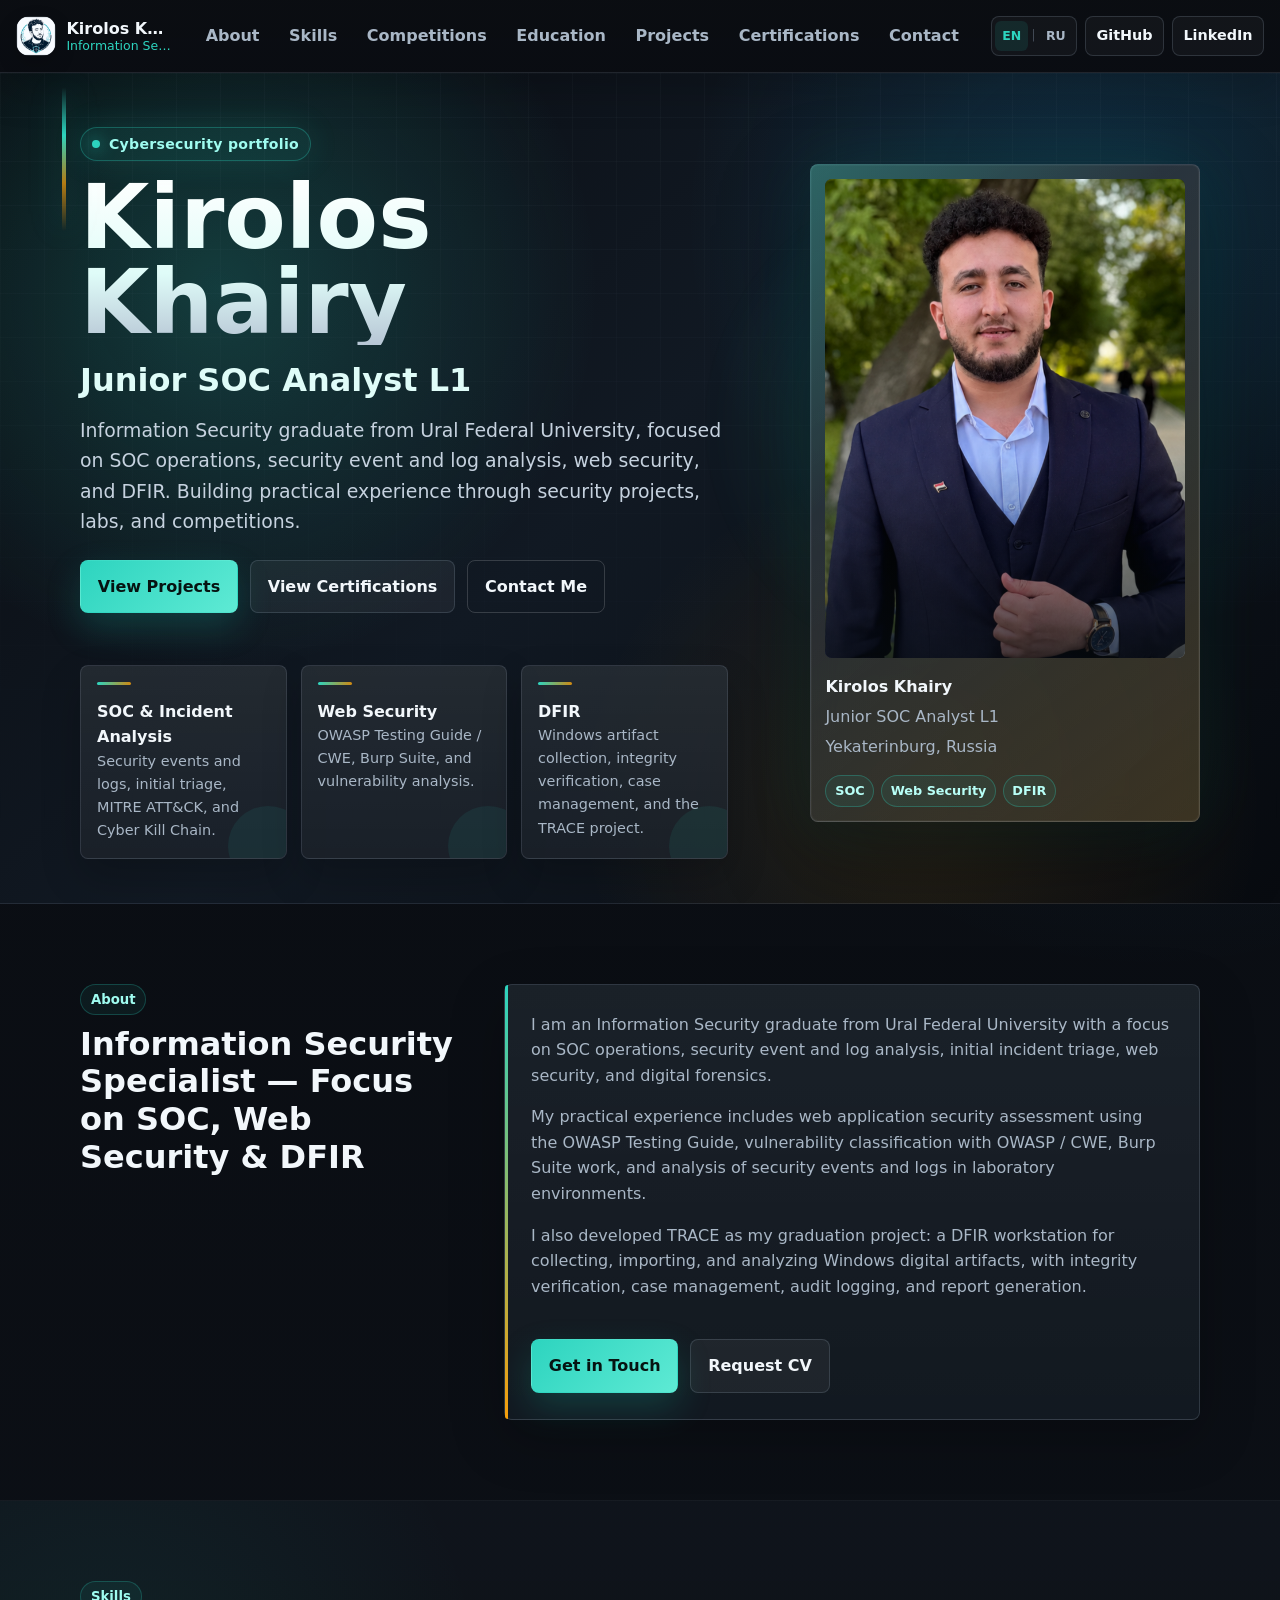
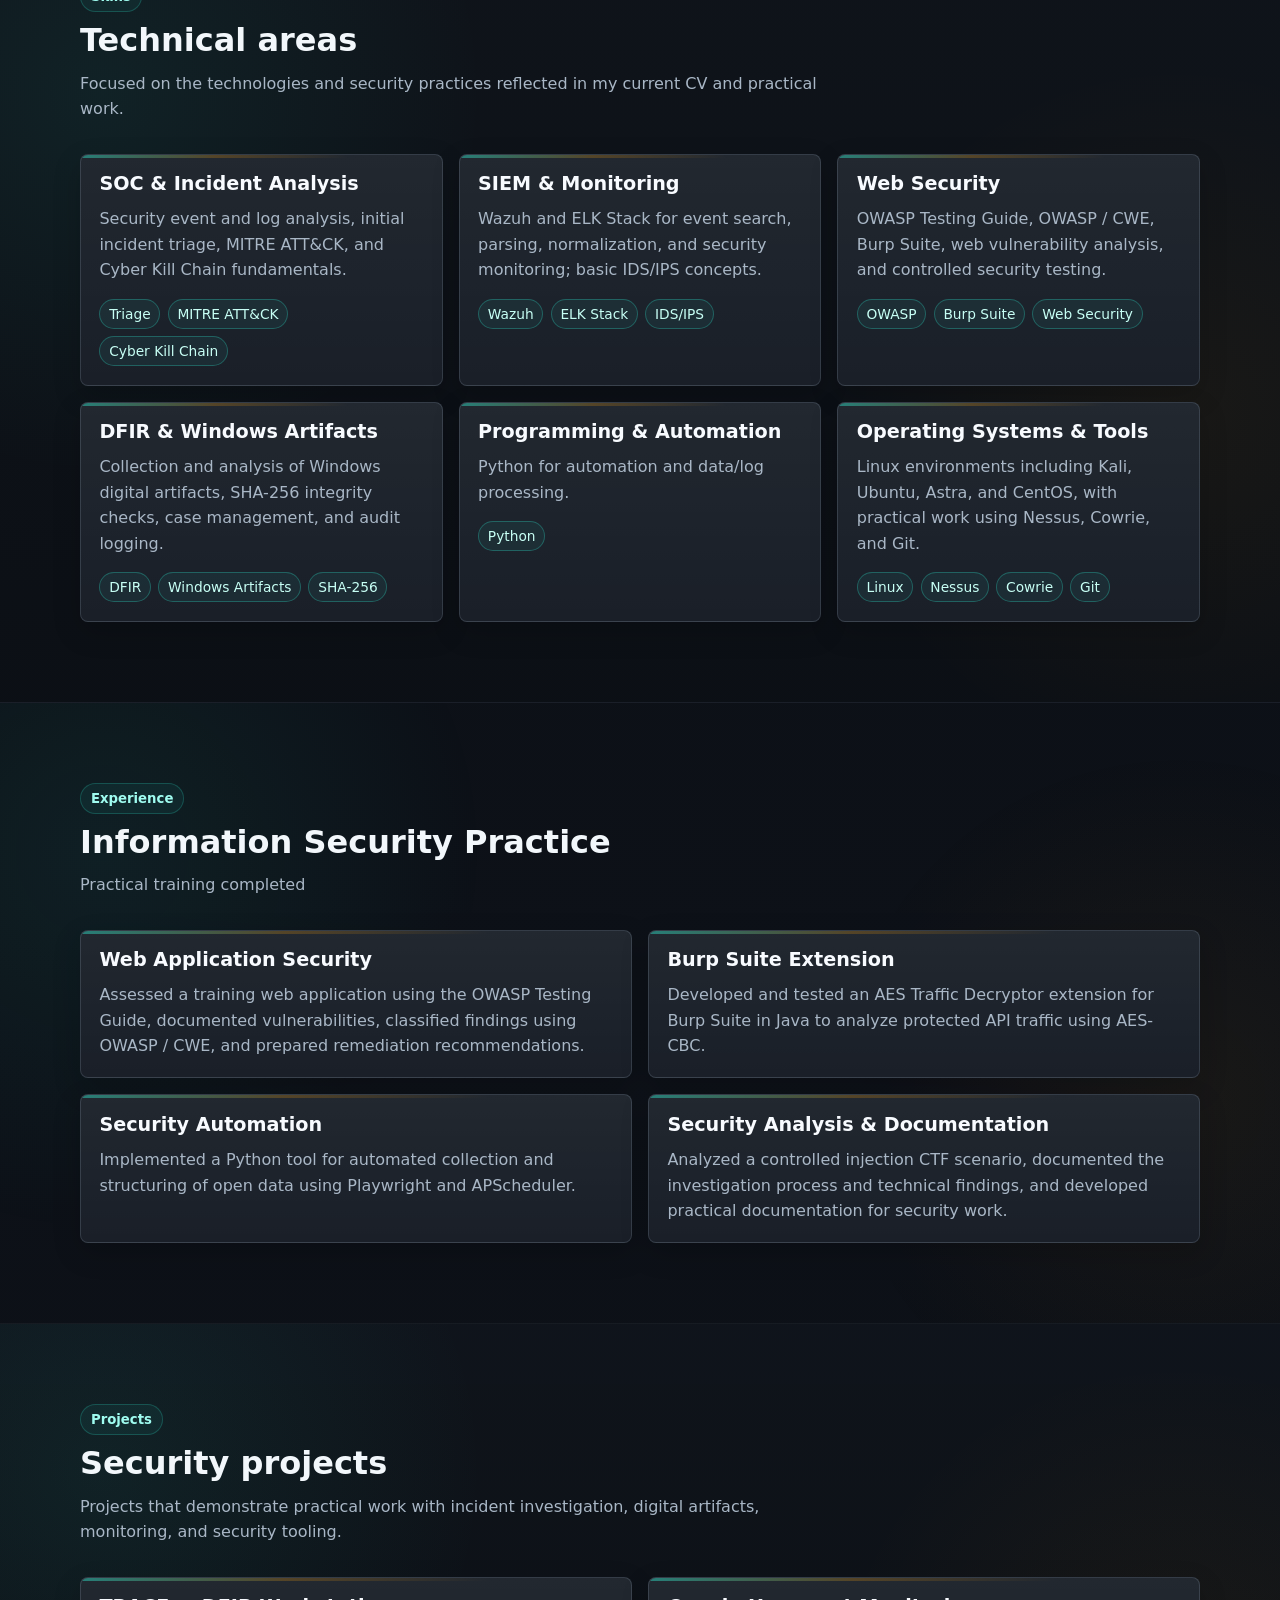
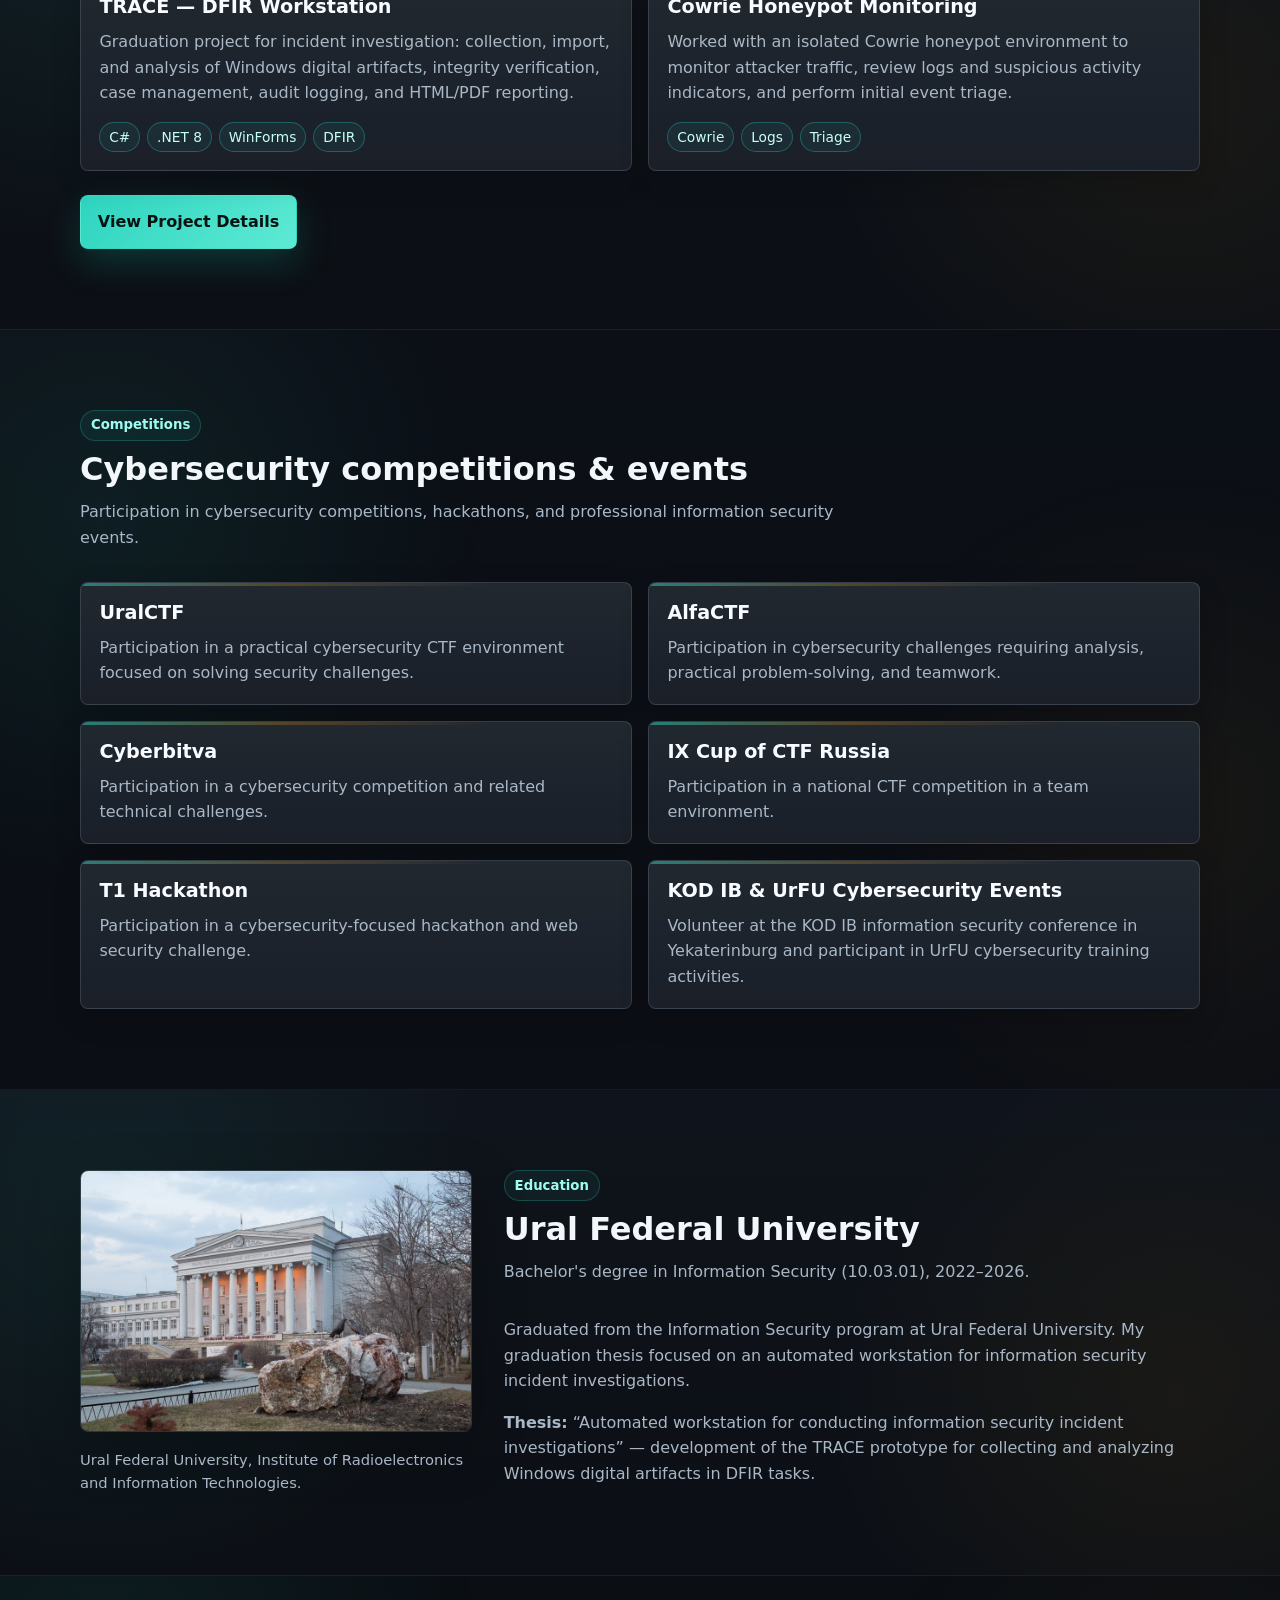
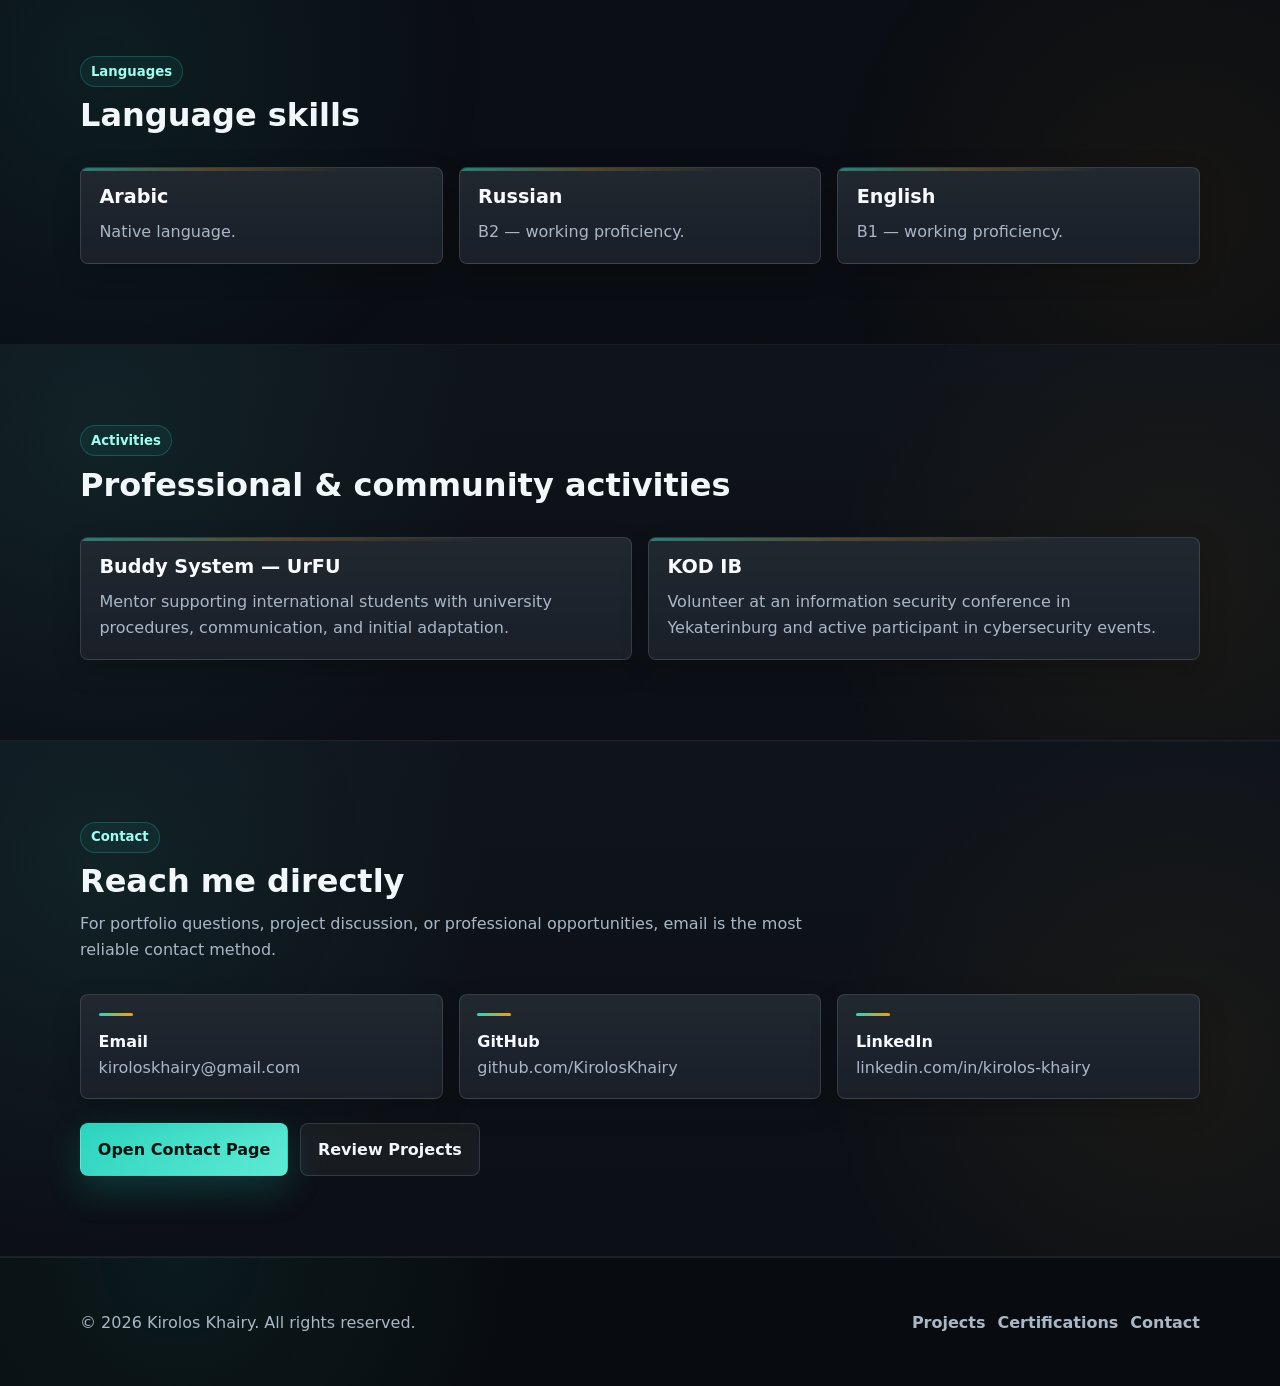
<file: index.html>
<!DOCTYPE html>
<html lang="en">

<head>
  <meta charset="utf-8">
  <meta name="viewport" content="width=device-width, initial-scale=1">
  <title>Kirolos Khairy — Information Security &amp; Cybersecurity Portfolio</title>
  <meta name="description"
    content="Junior SOC Analyst L1 graduate from Ural Federal University, focused on security event analysis, web security, digital forensics, and incident response.">
  <meta name="keywords"
    content="Kirolos Khairy, cybersecurity portfolio, Junior Cybersecurity Analyst, SOC L1, Ural Federal University, web security, DFIR, Wazuh, Burp Suite">
  <meta name="theme-color" content="#101114">
  <link rel="canonical" href="https://kiroloskhairy.com/">
  <link rel="alternate" hreflang="en" href="https://kiroloskhairy.com/">
  <link rel="alternate" hreflang="ru" href="https://kiroloskhairy.com/ru/">
  <link rel="alternate" hreflang="x-default" href="https://kiroloskhairy.com/">

  <meta property="og:type" content="website">
  <meta property="og:locale" content="en_US">
  <meta property="og:locale:alternate" content="ru_RU">
  <meta property="og:title" content="Kirolos Khairy — Information Security &amp; Cybersecurity Portfolio">
  <meta property="og:description"
    content="Junior SOC Analyst L1 graduate from Ural Federal University, focused on security event analysis, web security, digital forensics, and incident response.">
  <meta property="og:url" content="https://kiroloskhairy.com/">
  <meta property="og:image" content="https://kiroloskhairy.com/images/social-card.jpg?v=20260512-3">
  <meta property="og:image:secure_url" content="https://kiroloskhairy.com/images/social-card.jpg?v=20260512-3">
  <meta property="og:image:type" content="image/jpeg">
  <meta property="og:image:width" content="1200">
  <meta property="og:image:height" content="630">
  <meta name="twitter:card" content="summary_large_image">
  <meta name="twitter:title" content="Kirolos Khairy — Information Security &amp; Cybersecurity Portfolio">
  <meta name="twitter:description"
    content="Junior SOC Analyst L1 focused on security event analysis, web security, digital forensics, and incident response.">
  <meta name="twitter:image" content="https://kiroloskhairy.com/images/social-card.jpg?v=20260512-3">

  <link rel="icon" href="/images/favicon-32.png?v=20260512-5" sizes="32x32" type="image/png">
  <link rel="shortcut icon" href="/images/favicon-32.png?v=20260512-5" type="image/png">
  <link rel="apple-touch-icon" href="/images/apple-touch-icon.png?v=20260512-5">
  <link rel="manifest" href="/site.webmanifest?v=20260512-5">
  <link rel="preload" href="/images/kirolos-profile.png" as="image">
  <link rel="stylesheet" href="/css/site.css">
  <script defer src="/Scripts/scripts.js"></script>
</head>

<body>
  <a class="skip-link" href="#main">Skip to main content</a>

  <header class="site-header">
    <nav class="nav container" aria-label="Primary navigation">
      <a class="brand" href="#home" aria-label="Kirolos Khairy home">
        <img class="brand-mark" src="/images/icon.png?v=20260512-5" width="40" height="40" alt="" aria-hidden="true">
        <span class="brand-copy">
          <strong>Kirolos Khairy</strong>
          <span>Information Security</span>
        </span>
      </a>
      <button class="nav-toggle" id="menu-toggle" type="button" aria-label="Open navigation menu" aria-expanded="false"
        aria-controls="primary-nav">
        <span class="nav-toggle-bars" aria-hidden="true"></span>
      </button>
      <ul class="nav-menu" id="primary-nav">
        <li><a href="#about">About</a></li>
        <li><a href="#skills">Skills</a></li>
        <li><a href="#competitions">Competitions</a></li>
        <li><a href="#education">Education</a></li>
        <li><a href="/pages/projects.html">Projects</a></li>
        <li><a href="/pages/certifications.html">Certifications</a></li>
        <li><a href="/pages/contact.html">Contact</a></li>
      </ul>
      <div class="nav-actions" role="group" aria-label="Header actions">
        <div class="language-switcher" aria-label="Language switcher">
          <a href="/" hreflang="en" lang="en" aria-current="true">EN</a>
          <span aria-hidden="true">|</span>
          <a href="/ru/" hreflang="ru" lang="ru">RU</a>
        </div>
        <a class="social-link" href="https://github.com/KirolosKhairy" target="_blank"
          rel="noopener noreferrer">GitHub</a>
        <a class="social-link" href="https://www.linkedin.com/in/kirolos-khairy/" target="_blank"
          rel="noopener noreferrer">LinkedIn</a>
      </div>
    </nav>
  </header>

  <main id="main">
    <section class="hero" id="home">
      <div class="container hero-grid">
        <div class="hero-copy">
          <p class="eyebrow hero-eyebrow">Cybersecurity portfolio</p>
          <h1>Kirolos Khairy</h1>
          <p class="hero-title-line">Junior SOC Analyst L1</p>
          <p class="lead hero-lead">Information Security graduate from Ural Federal University, focused on SOC
            operations, security event and log analysis, web security, and DFIR. Building practical experience through
            security projects, labs, and competitions.</p>
          <div class="hero-actions" role="group" aria-label="Primary actions">
            <a class="button" href="/pages/projects.html">View Projects</a>
            <a class="button secondary" href="/pages/certifications.html">View Certifications</a>
            <a class="button ghost" href="/pages/contact.html">Contact Me</a>
          </div>
        </div>
        <aside class="profile-card hero-profile" aria-label="Profile summary">
          <div class="profile-frame">
            <img src="/images/kirolos-profile.png?v=20260512-3" width="480" height="640"
              alt="Portrait of Kirolos Khairy">
          </div>
          <div class="profile-meta">
            <strong>Kirolos Khairy</strong>
            <span>Junior SOC Analyst L1</span>
            <span>Yekaterinburg, Russia</span>
          </div>
          <div class="profile-focus" role="group" aria-label="Current focus areas">
            <span>SOC</span>
            <span>Web Security</span>
            <span>DFIR</span>
          </div>
        </aside>
        <div class="quick-facts">
          <div class="fact hero-fact">
            <strong>SOC &amp; Incident Analysis</strong>
            <span>Security events and logs, initial triage, MITRE ATT&amp;CK, and Cyber Kill Chain.</span>
          </div>
          <div class="fact hero-fact">
            <strong>Web Security</strong>
            <span>OWASP Testing Guide / CWE, Burp Suite, and vulnerability analysis.</span>
          </div>
          <div class="fact hero-fact">
            <strong>DFIR</strong>
            <span>Windows artifact collection, integrity verification, case management, and the TRACE project.</span>
          </div>
        </div>
      </div>
    </section>

    <section class="section" id="about">
      <div class="container split about-layout">
        <div class="section-header">
          <p class="eyebrow">About</p>
          <h2>Information Security Specialist — Focus on SOC, Web Security & DFIR</h2>
        </div>
        <div class="text-panel elevated-panel">
          <p>I am an Information Security graduate from Ural Federal University with a focus on SOC operations, security
            event and log analysis, initial incident triage, web security, and digital forensics.</p>
          <p>My practical experience includes web application security assessment using the OWASP Testing Guide,
            vulnerability classification with OWASP / CWE, Burp Suite work, and analysis of security events and
            logs in laboratory environments.</p>
          <p>I also developed TRACE as my graduation project: a DFIR workstation for collecting, importing, and
            analyzing Windows digital artifacts, with integrity verification, case management, audit logging, and report
            generation.</p>
          <div class="button-row">
            <a class="button" href="/pages/contact.html">Get in Touch</a>
            <a class="button secondary"
              href="mailto:kiroloskhairy@gmail.com?subject=CV%20Request%20-%20Kirolos%20Khairy">Request CV</a>
          </div>
        </div>
      </div>
    </section>

    <section class="section alt section-enhanced" id="skills">
      <div class="container">
        <div class="section-header">
          <p class="eyebrow">Skills</p>
          <h2>Technical areas</h2>
          <p>Focused on the technologies and security practices reflected in my current CV and practical work.</p>
        </div>
        <div class="card-grid">
          <article class="card">
            <h3>SOC &amp; Incident Analysis</h3>
            <p>Security event and log analysis, initial incident triage, MITRE ATT&amp;CK, and Cyber Kill Chain
              fundamentals.</p>
            <div class="tags">
              <span class="tag">Triage</span>
              <span class="tag">MITRE ATT&amp;CK</span>
              <span class="tag">Cyber Kill Chain</span>
            </div>
          </article>
          <article class="card">
            <h3>SIEM &amp; Monitoring</h3>
            <p>Wazuh and ELK Stack for event search, parsing, normalization, and security monitoring; basic IDS/IPS
              concepts.</p>
            <div class="tags">
              <span class="tag">Wazuh</span>
              <span class="tag">ELK Stack</span>
              <span class="tag">IDS/IPS</span>
            </div>
          </article>
          <article class="card">
            <h3>Web Security</h3>
            <p>OWASP Testing Guide, OWASP / CWE, Burp Suite, web vulnerability analysis, and controlled security
              testing.</p>
            <div class="tags">
              <span class="tag">OWASP</span>
              <span class="tag">Burp Suite</span>
              <span class="tag">Web Security</span>
            </div>
          </article>
          <article class="card">
            <h3>DFIR &amp; Windows Artifacts</h3>
            <p>Collection and analysis of Windows digital artifacts, SHA-256 integrity checks, case management, and
              audit logging.</p>
            <div class="tags">
              <span class="tag">DFIR</span>
              <span class="tag">Windows Artifacts</span>
              <span class="tag">SHA-256</span>
            </div>
          </article>
          <article class="card">
            <h3>Programming &amp; Automation</h3>
            <p>Python for automation and data/log processing.
            </p>
            <div class="tags">
              <span class="tag">Python</span>
            </div>
          </article>
          <article class="card">
            <h3>Operating Systems &amp; Tools</h3>
            <p>Linux environments including Kali, Ubuntu, Astra, and CentOS, with practical work using Nessus, Cowrie,
              and Git.</p>
            <div class="tags">
              <span class="tag">Linux</span>
              <span class="tag">Nessus</span>
              <span class="tag">Cowrie</span>
              <span class="tag">Git</span>
            </div>
          </article>
        </div>
      </div>
    </section>

    <section class="section section-enhanced" id="experience">
      <div class="container">
        <div class="section-header">
          <p class="eyebrow">Experience</p>
          <h2>Information Security Practice</h2>
          <p>Practical training completed</p>
        </div>
        <div class="card-grid two">
          <article class="card">
            <h3>Web Application Security</h3>
            <p>Assessed a training web application using the OWASP Testing Guide, documented vulnerabilities, classified
              findings using OWASP / CWE, and prepared remediation recommendations.</p>
          </article>
          <article class="card">
            <h3>Burp Suite Extension</h3>
            <p>Developed and tested an AES Traffic Decryptor extension for Burp Suite in Java to analyze protected API
              traffic using AES-CBC.</p>
          </article>
          <article class="card">
            <h3>Security Automation</h3>
            <p>Implemented a Python tool for automated collection and structuring of open data using Playwright and
              APScheduler.</p>
          </article>
          <article class="card">
            <h3>Security Analysis &amp; Documentation</h3>
            <p>Analyzed a controlled injection CTF scenario, documented the investigation process and technical
              findings, and developed practical documentation for security work.</p>
          </article>
        </div>
      </div>
    </section>

    <section class="section alt section-enhanced" id="projects">
      <div class="container">
        <div class="section-header">
          <p class="eyebrow">Projects</p>
          <h2>Security projects</h2>
          <p>Projects that demonstrate practical work with incident investigation, digital artifacts, monitoring, and
            security tooling.</p>
        </div>
        <div class="card-grid two">
          <article class="card">
            <h3>TRACE — DFIR Workstation</h3>
            <p>Graduation project for incident investigation: collection, import, and analysis of Windows digital
              artifacts, integrity verification, case management, audit logging, and HTML/PDF reporting.</p>
            <div class="tags">
              <span class="tag">C#</span>
              <span class="tag">.NET 8</span>
              <span class="tag">WinForms</span>
              <span class="tag">DFIR</span>
            </div>
          </article>
          <article class="card">
            <h3>Cowrie Honeypot Monitoring</h3>
            <p>Worked with an isolated Cowrie honeypot environment to monitor attacker traffic, review logs and
              suspicious activity indicators, and perform initial event triage.</p>
            <div class="tags">
              <span class="tag">Cowrie</span>
              <span class="tag">Logs</span>
              <span class="tag">Triage</span>
            </div>
          </article>
        </div>
        <div class="button-row section-cta">
          <a class="button" href="/pages/projects.html">View Project Details</a>
        </div>
      </div>
    </section>

    <section class="section section-enhanced" id="competitions">
      <div class="container">
        <div class="section-header">
          <p class="eyebrow">Competitions</p>
          <h2>Cybersecurity competitions &amp; events</h2>
          <p>Participation in cybersecurity competitions, hackathons, and professional information security events.</p>
        </div>
        <div class="card-grid two">
          <article class="card">
            <h3>UralCTF</h3>
            <p>Participation in a practical cybersecurity CTF environment focused on solving security challenges.</p>
          </article>
          <article class="card">
            <h3>AlfaCTF</h3>
            <p>Participation in cybersecurity challenges requiring analysis, practical problem-solving, and teamwork.
            </p>
          </article>
          <article class="card">
            <h3>Cyberbitva</h3>
            <p>Participation in a cybersecurity competition and related technical challenges.</p>
          </article>
          <article class="card">
            <h3>IX Cup of CTF Russia</h3>
            <p>Participation in a national CTF competition in a team environment.</p>
          </article>
          <article class="card">
            <h3>T1 Hackathon</h3>
            <p>Participation in a cybersecurity-focused hackathon and web security challenge.</p>
          </article>
          <article class="card">
            <h3>KOD IB &amp; UrFU Cybersecurity Events</h3>
            <p>Volunteer at the KOD IB information security conference in Yekaterinburg and participant in UrFU
              cybersecurity training activities.</p>
          </article>
        </div>
      </div>
    </section>

    <section class="section alt section-enhanced" id="education">
      <div class="container split">
        <div class="media-panel">
          <img src="/images/urfu-campus.jpg?v=20260512-3" width="900" height="600" loading="lazy"
            alt="Ural Federal University campus building">
          <p class="caption">Ural Federal University, Institute of Radioelectronics and Information Technologies.</p>
        </div>
        <div>
          <div class="section-header">
            <p class="eyebrow">Education</p>
            <h2>Ural Federal University</h2>
            <p>Bachelor's degree in Information Security (10.03.01), 2022–2026.</p>
          </div>
          <div class="text-panel">
            <p>Graduated from the Information Security program at Ural Federal University. My graduation thesis focused
              on an automated workstation for information security incident investigations.</p>
            <p><strong>Thesis:</strong> “Automated workstation for conducting information security incident
              investigations” — development of the TRACE prototype for collecting and analyzing Windows digital
              artifacts in DFIR tasks.</p>
          </div>
        </div>
      </div>
    </section>

    <section class="section section-enhanced" id="languages">
      <div class="container">
        <div class="section-header">
          <p class="eyebrow">Languages</p>
          <h2>Language skills</h2>
        </div>
        <div class="card-grid">
          <article class="card">
            <h3>Arabic</h3>
            <p>Native language.</p>
          </article>
          <article class="card">
            <h3>Russian</h3>
            <p>B2 — working proficiency.</p>
          </article>
          <article class="card">
            <h3>English</h3>
            <p>B1 — working proficiency.</p>
          </article>
        </div>
      </div>
    </section>

    <section class="section alt section-enhanced" id="activities">
      <div class="container">
        <div class="section-header">
          <p class="eyebrow">Activities</p>
          <h2>Professional &amp; community activities</h2>
        </div>
        <div class="card-grid two">
          <article class="card">
            <h3>Buddy System — UrFU</h3>
            <p>Mentor supporting international students with university procedures, communication, and initial
              adaptation.</p>
          </article>
          <article class="card">
            <h3>KOD IB</h3>
            <p>Volunteer at an information security conference in Yekaterinburg and active participant in cybersecurity
              events.</p>
          </article>
        </div>
      </div>
    </section>

    <section class="section alt section-enhanced" id="contact">
      <div class="container">
        <div class="section-header">
          <p class="eyebrow">Contact</p>
          <h2>Reach me directly</h2>
          <p>For portfolio questions, project discussion, or professional opportunities, email is the most reliable
            contact method.</p>
        </div>
        <div class="contact-list">
          <a class="contact-link" href="mailto:kiroloskhairy@gmail.com">
            <strong>Email</strong>
            <span>kiroloskhairy@gmail.com</span>
          </a>
          <a class="contact-link" href="https://github.com/KirolosKhairy" target="_blank" rel="noopener noreferrer">
            <strong>GitHub</strong>
            <span>github.com/KirolosKhairy</span>
          </a>
          <a class="contact-link" href="https://www.linkedin.com/in/kirolos-khairy/" target="_blank"
            rel="noopener noreferrer">
            <strong>LinkedIn</strong>
            <span>linkedin.com/in/kirolos-khairy</span>
          </a>
        </div>
        <div class="button-row section-cta">
          <a class="button" href="/pages/contact.html">Open Contact Page</a>
          <a class="button secondary" href="/pages/projects.html">Review Projects</a>
        </div>
      </div>
    </section>
  </main>

  <button id="scroll-to-top" type="button" aria-label="Back to top">Top</button>

  <footer class="site-footer">
    <div class="container footer-grid">
      <p>&copy; 2026 Kirolos Khairy. All rights reserved.</p>
      <div class="footer-links" role="group" aria-label="Footer links">
        <a href="/pages/projects.html">Projects</a>
        <a href="/pages/certifications.html">Certifications</a>
        <a href="/pages/contact.html">Contact</a>
      </div>
    </div>
  </footer>
</body>

</html>
</file>
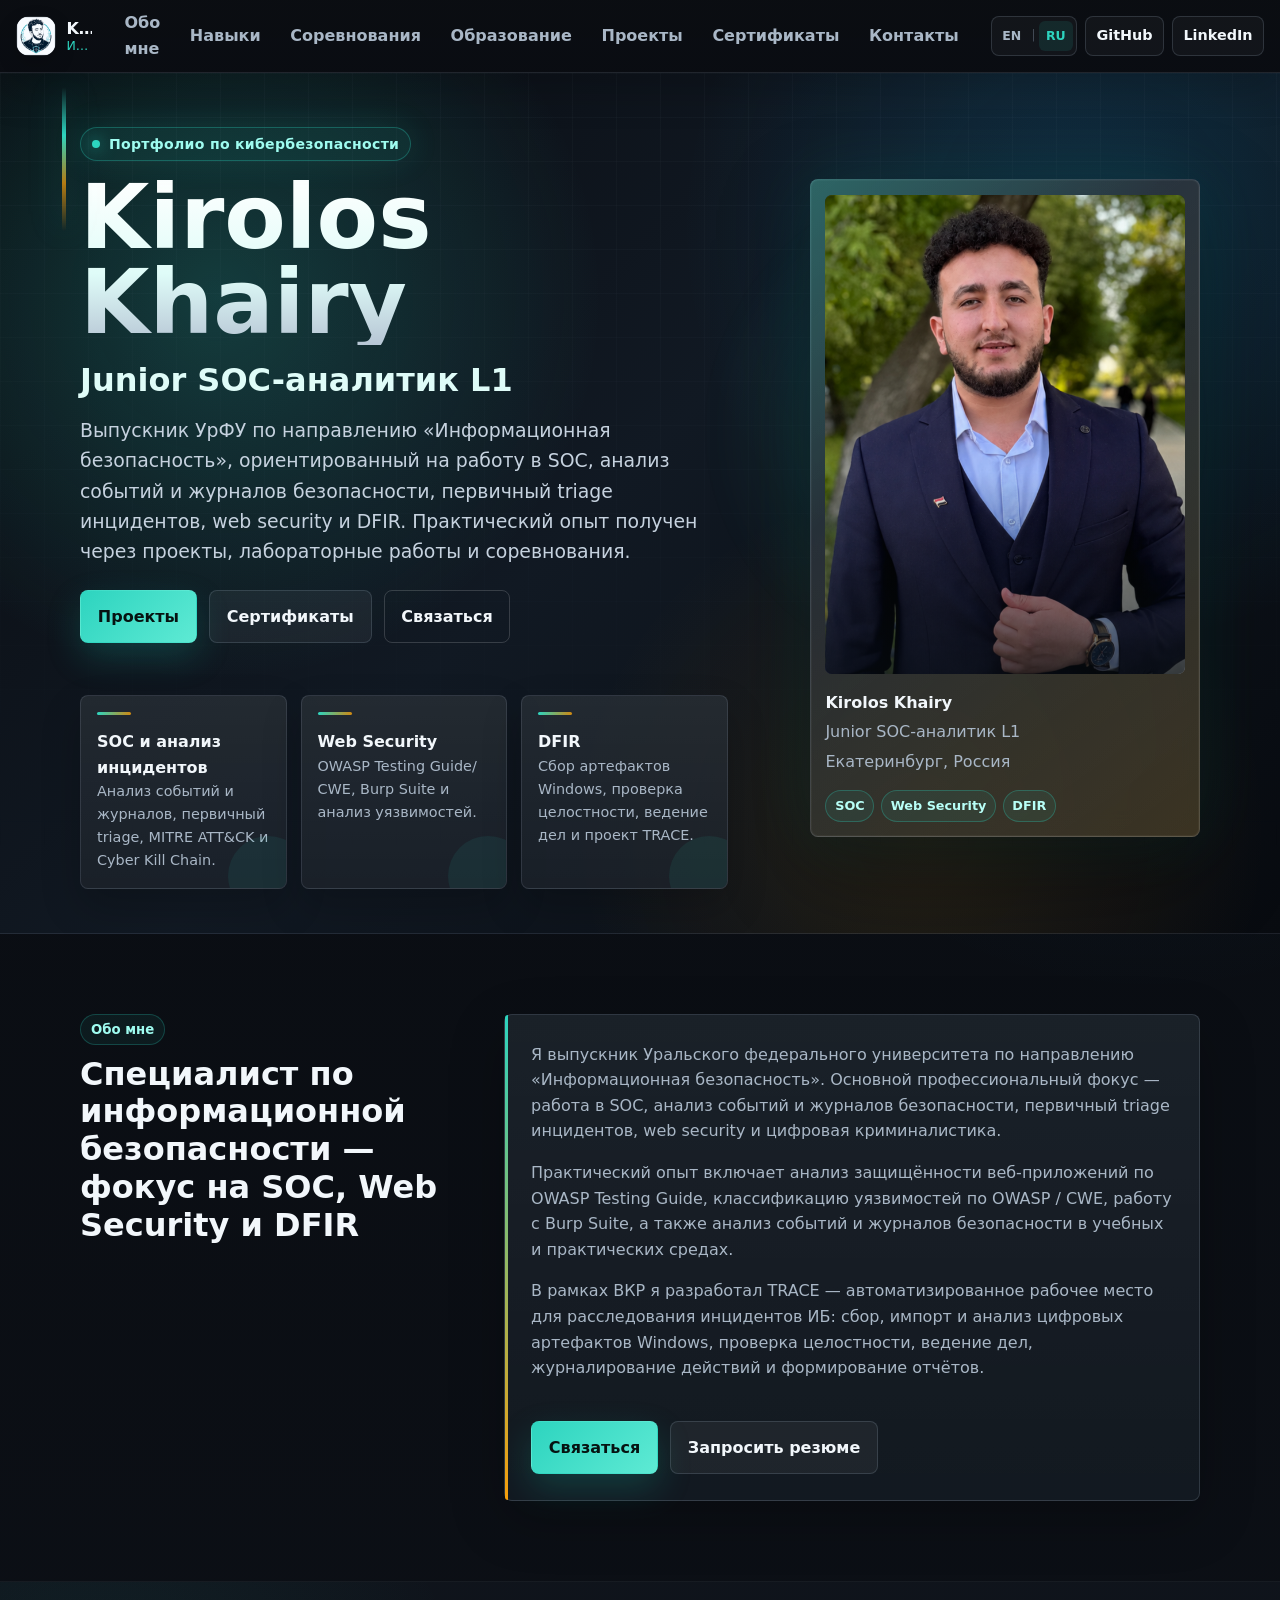
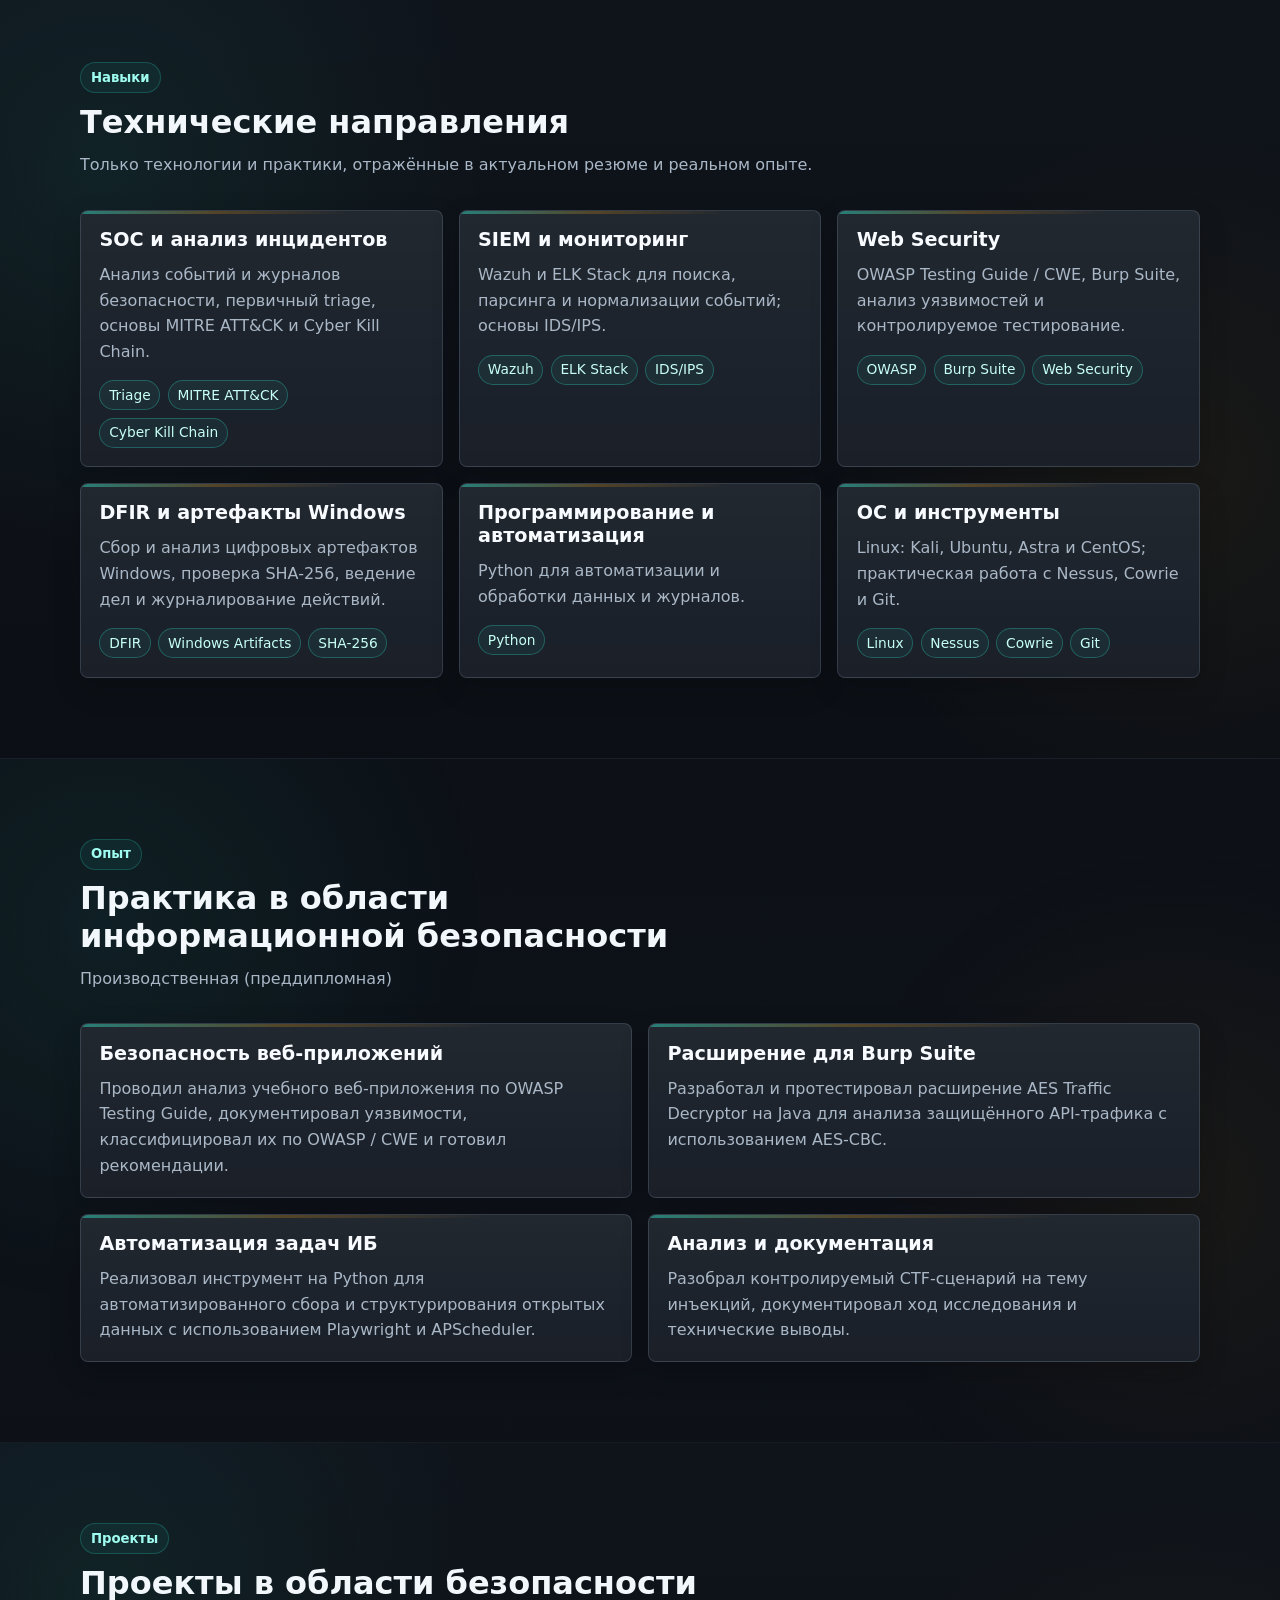
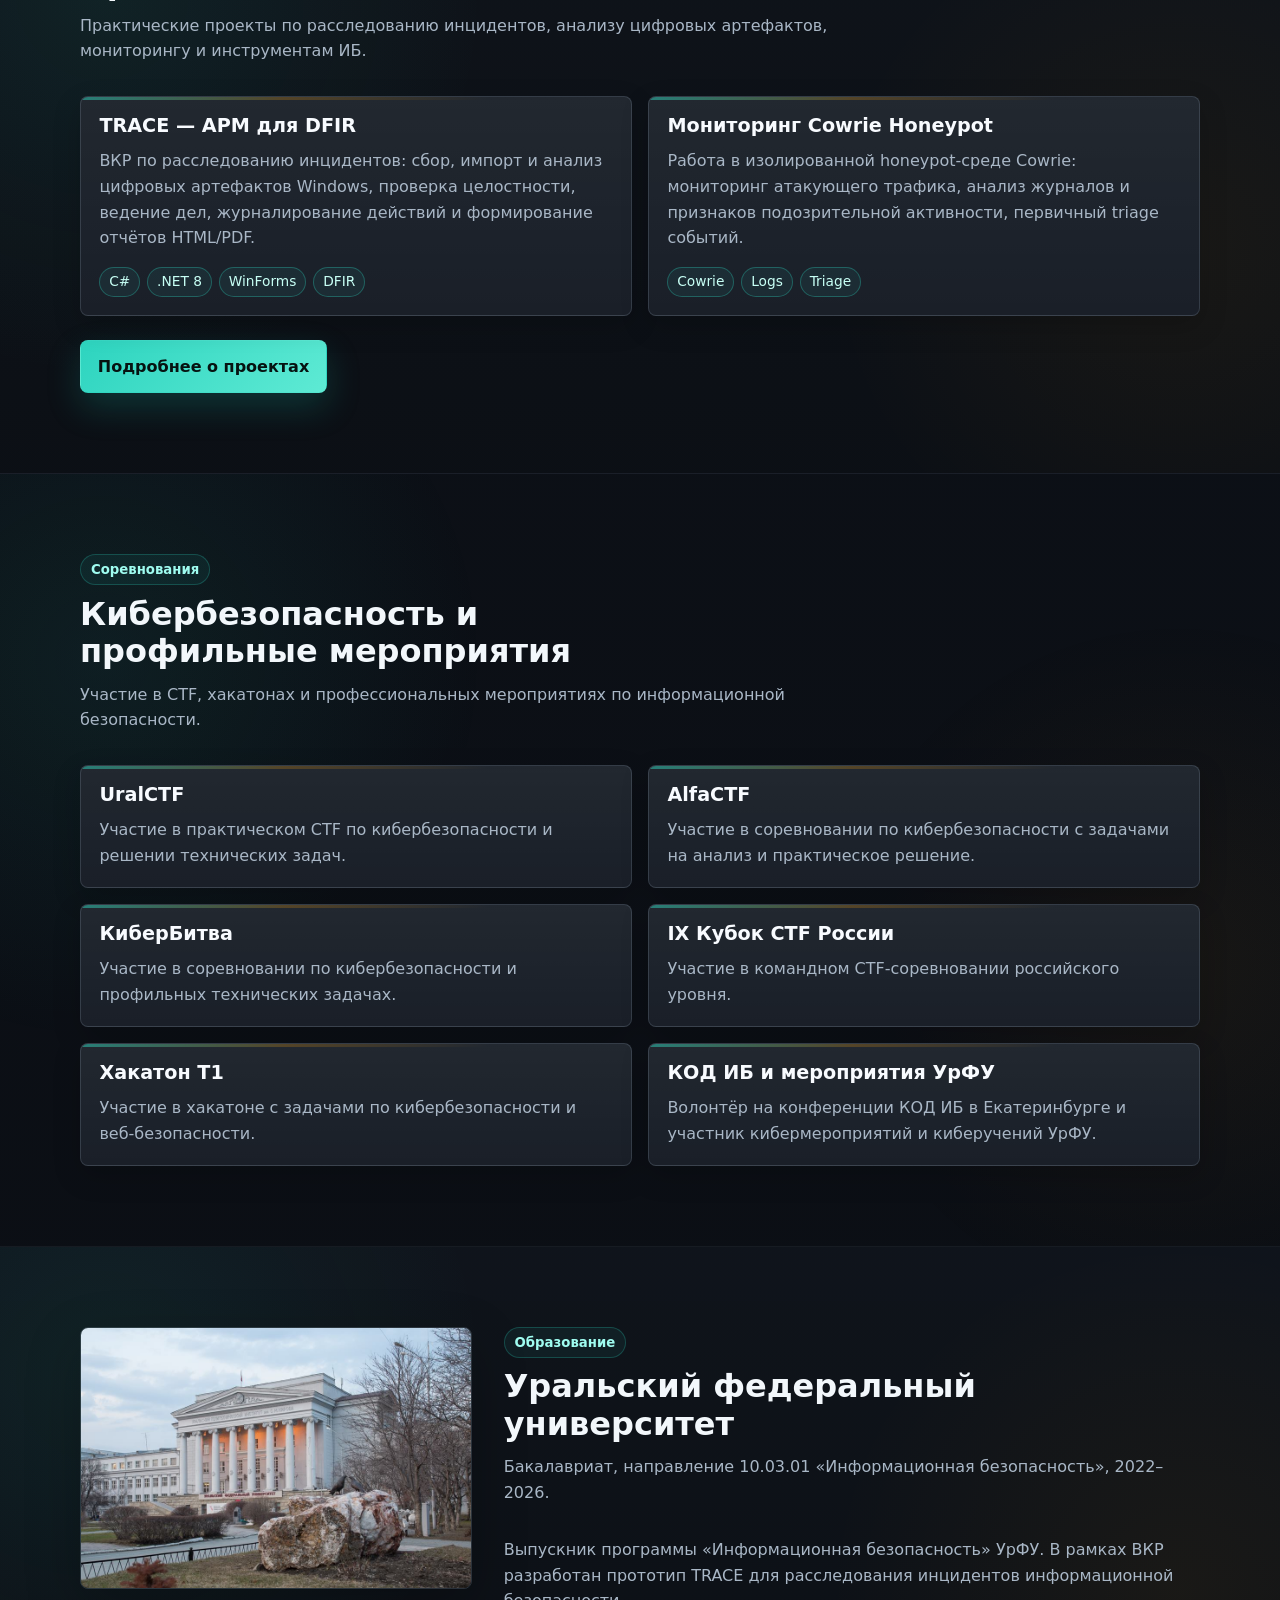
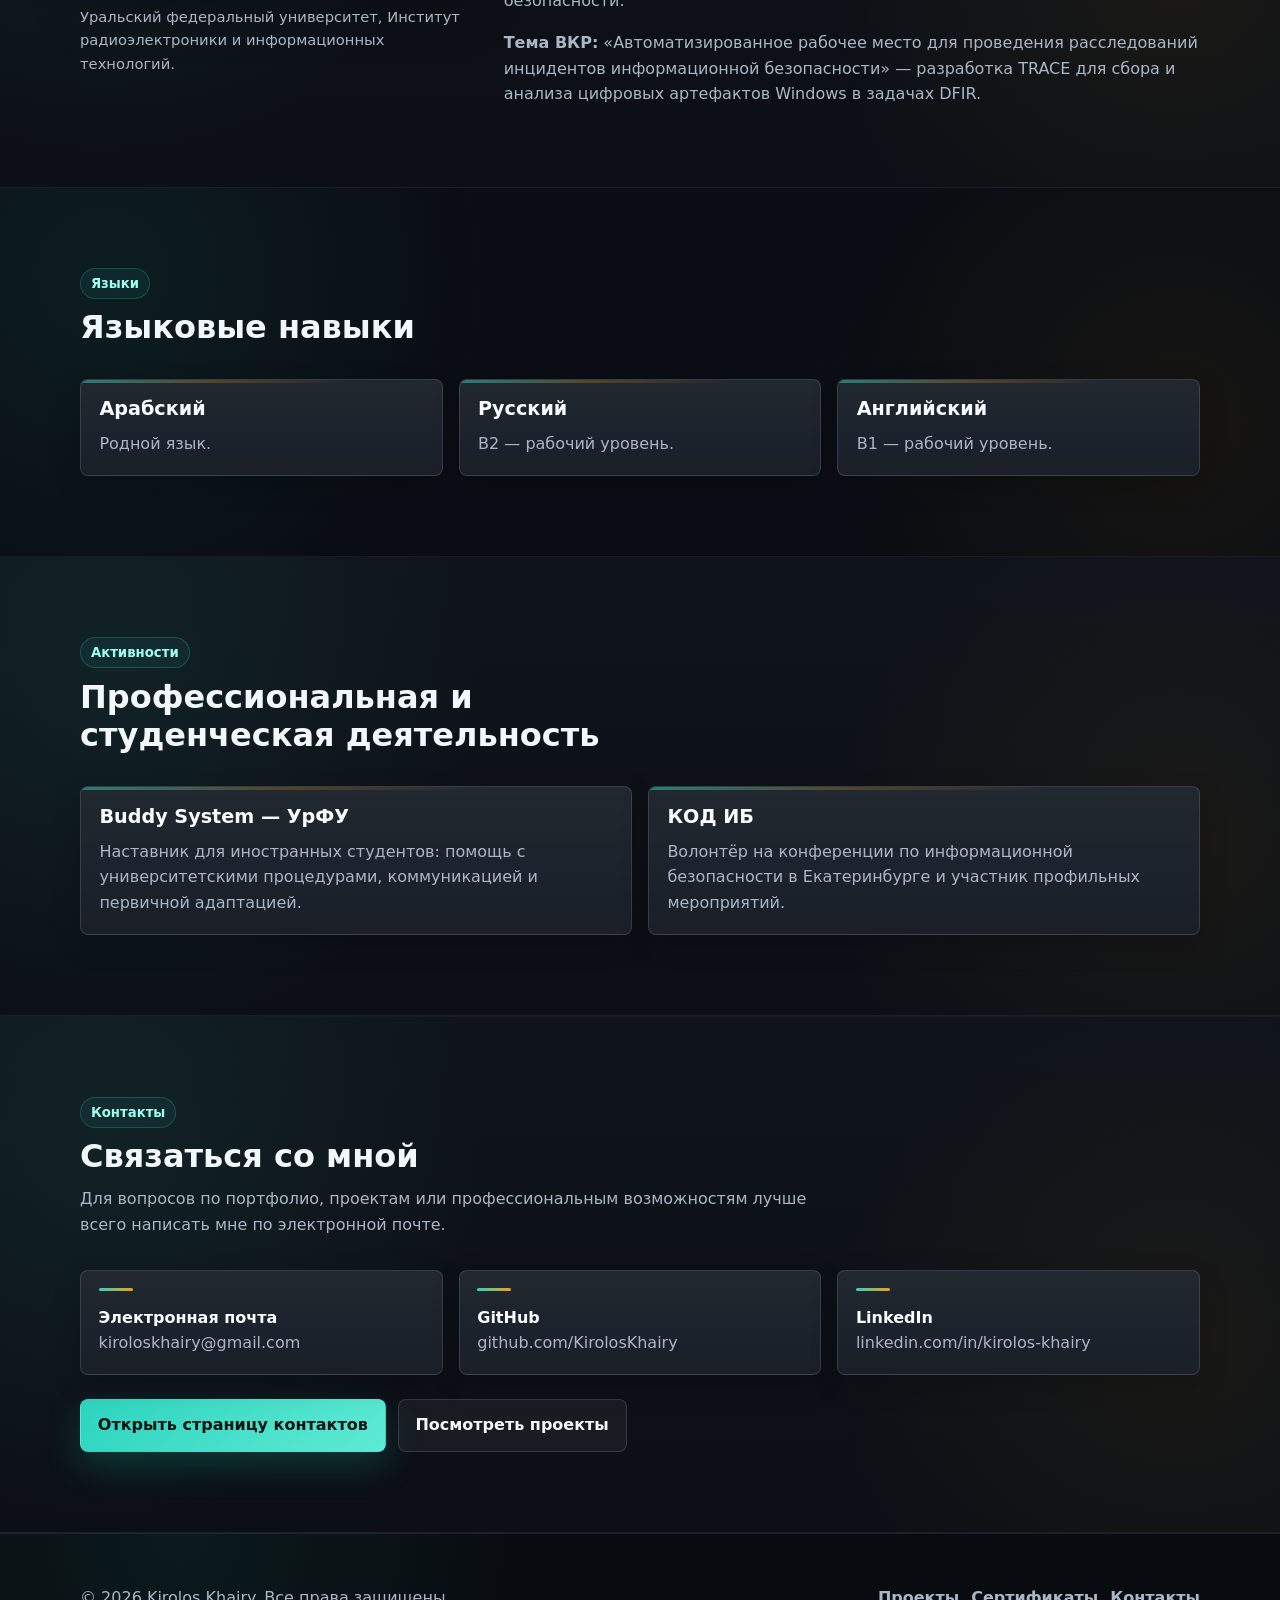
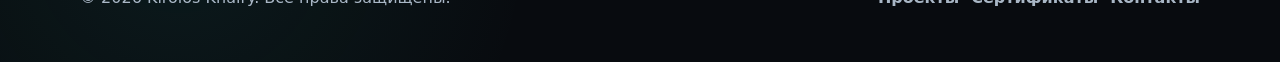
<file: ru/index.html>
<!DOCTYPE html>
<html lang="ru">

<head>
  <meta charset="utf-8">
  <meta name="viewport" content="width=device-width, initial-scale=1">
  <title>Kirolos Khairy — Портфолио по информационной безопасности и кибербезопасности</title>
  <meta name="description"
    content="Junior SOC-аналитик L1, выпускник УрФУ по направлению «Информационная безопасность». Фокус — анализ событий и журналов, web security, DFIR и реагирование на инциденты.">
  <meta name="keywords"
    content="Kirolos Khairy, портфолио кибербезопасность, Junior аналитик SOC L1, УрФУ, web security, DFIR, Wazuh, Burp Suite">
  <meta name="theme-color" content="#101114">
  <link rel="canonical" href="https://kiroloskhairy.com/ru/">
  <link rel="alternate" hreflang="en" href="https://kiroloskhairy.com/">
  <link rel="alternate" hreflang="ru" href="https://kiroloskhairy.com/ru/">
  <link rel="alternate" hreflang="x-default" href="https://kiroloskhairy.com/">

  <meta property="og:type" content="website">
  <meta property="og:locale" content="ru_RU">
  <meta property="og:locale:alternate" content="en_US">
  <meta property="og:title" content="Kirolos Khairy — Портфолио по информационной безопасности и кибербезопасности">
  <meta property="og:description"
    content="Junior SOC-аналитик L1, выпускник УрФУ по направлению «Информационная безопасность». Фокус — анализ событий и журналов, web security, DFIR и реагирование на инциденты.">
  <meta property="og:url" content="https://kiroloskhairy.com/ru/">
  <meta property="og:image" content="https://kiroloskhairy.com/images/social-card.jpg?v=20260512-3">
  <meta property="og:image:secure_url" content="https://kiroloskhairy.com/images/social-card.jpg?v=20260512-3">
  <meta property="og:image:type" content="image/jpeg">
  <meta property="og:image:width" content="1200">
  <meta property="og:image:height" content="630">
  <meta name="twitter:card" content="summary_large_image">
  <meta name="twitter:title" content="Kirolos Khairy — Портфолио по информационной безопасности и кибербезопасности">
  <meta name="twitter:description"
    content="Junior SOC-аналитик L1, выпускник УрФУ по направлению «Информационная безопасность». Фокус — анализ событий и журналов, web security, DFIR и реагирование на инциденты.">
  <meta name="twitter:image" content="https://kiroloskhairy.com/images/social-card.jpg?v=20260512-3">

  <link rel="icon" href="/images/favicon-32.png?v=20260512-5" sizes="32x32" type="image/png">
  <link rel="shortcut icon" href="/images/favicon-32.png?v=20260512-5" type="image/png">
  <link rel="apple-touch-icon" href="/images/apple-touch-icon.png?v=20260512-5">
  <link rel="manifest" href="/site.webmanifest?v=20260512-5">
  <link rel="preload" href="/images/kirolos-profile.png?v=20260512-3" as="image">
  <link rel="stylesheet" href="/css/site.css">
  <script defer src="/Scripts/scripts.js"></script>
</head>

<body>
  <a class="skip-link" href="#main">Перейти к основному содержанию</a>

  <header class="site-header">
    <nav class="nav container" aria-label="Основная навигация">
      <a class="brand" href="/ru/" aria-label="Главная страница Kirolos Khairy">
        <img class="brand-mark" src="/images/icon.png?v=20260512-5" width="40" height="40" alt="" aria-hidden="true">
        <span class="brand-copy">
          <strong>Kirolos Khairy</strong>
          <span>Информационная безопасность</span>
        </span>
      </a>
      <button class="nav-toggle" id="menu-toggle" type="button" aria-label="Открыть меню навигации"
        data-open-label="Открыть меню навигации" data-close-label="Закрыть меню навигации" aria-expanded="false"
        aria-controls="primary-nav">
        <span class="nav-toggle-bars" aria-hidden="true"></span>
      </button>
      <ul class="nav-menu" id="primary-nav">
        <li><a href="/ru/#about">Обо мне</a></li>
        <li><a href="/ru/#skills">Навыки</a></li>
        <li><a href="/ru/#competitions">Соревнования</a></li>
        <li><a href="/ru/#education">Образование</a></li>
        <li><a href="/ru/pages/projects.html">Проекты</a></li>
        <li><a href="/ru/pages/certifications.html">Сертификаты</a></li>
        <li><a href="/ru/pages/contact.html">Контакты</a></li>
      </ul>
      <div class="nav-actions" role="group" aria-label="Действия в шапке">
        <div class="language-switcher" aria-label="Переключатель языка">
          <a href="/" hreflang="en" lang="en">EN</a>
          <span aria-hidden="true">|</span>
          <a href="/ru/" hreflang="ru" lang="ru" aria-current="true">RU</a>
        </div>
        <a class="social-link" href="https://github.com/KirolosKhairy" target="_blank"
          rel="noopener noreferrer">GitHub</a>
        <a class="social-link" href="https://www.linkedin.com/in/kirolos-khairy/" target="_blank"
          rel="noopener noreferrer">LinkedIn</a>
      </div>
    </nav>
  </header>

  <main id="main">
    <section class="hero" id="home">
      <div class="container hero-grid">
        <div class="hero-copy">
          <p class="eyebrow hero-eyebrow">Портфолио по кибербезопасности</p>
          <h1>Kirolos Khairy</h1>
          <p class="hero-title-line">Junior SOC-аналитик L1</p>
          <p class="lead hero-lead">Выпускник УрФУ по направлению «Информационная безопасность», ориентированный на
            работу в SOC, анализ событий и журналов безопасности, первичный triage инцидентов, web security и DFIR.
            Практический опыт получен через проекты, лабораторные работы и соревнования.</p>
          <div class="hero-actions" role="group" aria-label="Основные действия">
            <a class="button" href="/ru/pages/projects.html">Проекты</a>
            <a class="button secondary" href="/ru/pages/certifications.html">Сертификаты</a>
            <a class="button ghost" href="/ru/pages/contact.html">Связаться</a>
          </div>
        </div>
        <aside class="profile-card hero-profile" aria-label="Краткая информация">
          <div class="profile-frame">
            <img src="/images/kirolos-profile.png?v=20260512-3" width="480" height="640" alt="Портрет Kirolos Khairy">
          </div>
          <div class="profile-meta">
            <strong>Kirolos Khairy</strong>
            <span>Junior SOC-аналитик L1</span>
            <span>Екатеринбург, Россия</span>
          </div>
          <div class="profile-focus" role="group" aria-label="Текущие направления">
            <span>SOC</span>
            <span>Web Security</span>
            <span>DFIR</span>
          </div>
        </aside>
        <div class="quick-facts">
          <div class="fact hero-fact">
            <strong>SOC и анализ инцидентов</strong>
            <span>Анализ событий и журналов, первичный triage, MITRE ATT&amp;CK и Cyber Kill Chain.</span>
          </div>
          <div class="fact hero-fact">
            <strong>Web Security</strong>
            <span>OWASP Testing Guide/ CWE, Burp Suite и анализ уязвимостей.</span>
          </div>
          <div class="fact hero-fact">
            <strong>DFIR</strong>
            <span>Сбор артефактов Windows, проверка целостности, ведение дел и проект TRACE.</span>
          </div>
        </div>
      </div>
    </section>

    <section class="section" id="about">
      <div class="container split about-layout">
        <div class="section-header">
          <p class="eyebrow">Обо мне</p>
          <h2>Специалист по информационной безопасности — фокус на SOC, Web Security и DFIR</h2>
        </div>
        <div class="text-panel elevated-panel">
          <p>Я выпускник Уральского федерального университета по направлению «Информационная безопасность». Основной
            профессиональный фокус — работа в SOC, анализ событий и журналов безопасности, первичный triage инцидентов,
            web security и цифровая криминалистика.</p>
          <p>Практический опыт включает анализ защищённости веб-приложений по OWASP Testing Guide, классификацию
            уязвимостей по OWASP / CWE, работу с Burp Suite, а также анализ событий и журналов безопасности в
            учебных и практических средах.</p>
          <p>В рамках ВКР я разработал TRACE — автоматизированное рабочее место для расследования инцидентов ИБ: сбор,
            импорт и анализ цифровых артефактов Windows, проверка целостности, ведение дел, журналирование действий и
            формирование отчётов.</p>
          <div class="button-row">
            <a class="button" href="/ru/pages/contact.html">Связаться</a>
            <a class="button secondary"
              href="mailto:kiroloskhairy@gmail.com?subject=CV%20Request%20-%20Kirolos%20Khairy">Запросить резюме</a>
          </div>
        </div>
      </div>
    </section>

    <section class="section alt section-enhanced" id="skills">
      <div class="container">
        <div class="section-header">
          <p class="eyebrow">Навыки</p>
          <h2>Технические направления</h2>
          <p>Только технологии и практики, отражённые в актуальном резюме и реальном опыте.</p>
        </div>
        <div class="card-grid">
          <article class="card">
            <h3>SOC и анализ инцидентов</h3>
            <p>Анализ событий и журналов безопасности, первичный triage, основы MITRE ATT&amp;CK и Cyber Kill Chain.</p>
            <div class="tags">
              <span class="tag">Triage</span>
              <span class="tag">MITRE ATT&amp;CK</span>
              <span class="tag">Cyber Kill Chain</span>
            </div>
          </article>
          <article class="card">
            <h3>SIEM и мониторинг</h3>
            <p>Wazuh и ELK Stack для поиска, парсинга и нормализации событий; основы IDS/IPS.</p>
            <div class="tags">
              <span class="tag">Wazuh</span>
              <span class="tag">ELK Stack</span>
              <span class="tag">IDS/IPS</span>
            </div>
          </article>
          <article class="card">
            <h3>Web Security</h3>
            <p>OWASP Testing Guide / CWE, Burp Suite, анализ уязвимостей и контролируемое тестирование.
            </p>
            <div class="tags">
              <span class="tag">OWASP</span>
              <span class="tag">Burp Suite</span>
              <span class="tag">Web Security</span>
            </div>
          </article>
          <article class="card">
            <h3>DFIR и артефакты Windows</h3>
            <p>Сбор и анализ цифровых артефактов Windows, проверка SHA-256, ведение дел и журналирование действий.</p>
            <div class="tags">
              <span class="tag">DFIR</span>
              <span class="tag">Windows Artifacts</span>
              <span class="tag">SHA-256</span>
            </div>
          </article>
          <article class="card">
            <h3>Программирование и автоматизация</h3>
            <p>Python для автоматизации и обработки данных и журналов.</p>
            <div class="tags">
              <span class="tag">Python</span>
            </div>
          </article>
          <article class="card">
            <h3>ОС и инструменты</h3>
            <p>Linux: Kali, Ubuntu, Astra и CentOS; практическая работа с Nessus, Cowrie и Git.</p>
            <div class="tags">
              <span class="tag">Linux</span>
              <span class="tag">Nessus</span>
              <span class="tag">Cowrie</span>
              <span class="tag">Git</span>
            </div>
          </article>
        </div>
      </div>
    </section>

    <section class="section section-enhanced" id="experience">
      <div class="container">
        <div class="section-header">
          <p class="eyebrow">Опыт</p>
          <h2>Практика в области информационной безопасности</h2>
          <p>Производственная (преддипломная)</p>
        </div>
        <div class="card-grid two">
          <article class="card">
            <h3>Безопасность веб-приложений</h3>
            <p>Проводил анализ учебного веб-приложения по OWASP Testing Guide, документировал уязвимости,
              классифицировал их по OWASP / CWE и готовил рекомендации.</p>
          </article>
          <article class="card">
            <h3>Расширение для Burp Suite</h3>
            <p>Разработал и протестировал расширение AES Traffic Decryptor на Java для анализа защищённого API-трафика с
              использованием AES-CBC.</p>
          </article>
          <article class="card">
            <h3>Автоматизация задач ИБ</h3>
            <p>Реализовал инструмент на Python для автоматизированного сбора и структурирования открытых данных с
              использованием Playwright и APScheduler.</p>
          </article>
          <article class="card">
            <h3>Анализ и документация</h3>
            <p>Разобрал контролируемый CTF-сценарий на тему инъекций, документировал ход исследования и технические
              выводы.</p>
          </article>
        </div>
      </div>
    </section>

    <section class="section alt section-enhanced" id="projects">
      <div class="container">
        <div class="section-header">
          <p class="eyebrow">Проекты</p>
          <h2>Проекты в области безопасности</h2>
          <p>Практические проекты по расследованию инцидентов, анализу цифровых артефактов, мониторингу и инструментам
            ИБ.</p>
        </div>
        <div class="card-grid two">
          <article class="card">
            <h3>TRACE — АРМ для DFIR</h3>
            <p>ВКР по расследованию инцидентов: сбор, импорт и анализ цифровых артефактов Windows, проверка целостности,
              ведение дел, журналирование действий и формирование отчётов HTML/PDF.</p>
            <div class="tags">
              <span class="tag">C#</span>
              <span class="tag">.NET 8</span>
              <span class="tag">WinForms</span>
              <span class="tag">DFIR</span>
            </div>
          </article>
          <article class="card">
            <h3>Мониторинг Cowrie Honeypot</h3>
            <p>Работа в изолированной honeypot-среде Cowrie: мониторинг атакующего трафика, анализ журналов и признаков
              подозрительной активности, первичный triage событий.</p>
            <div class="tags">
              <span class="tag">Cowrie</span>
              <span class="tag">Logs</span>
              <span class="tag">Triage</span>
            </div>
          </article>
        </div>
        <div class="button-row section-cta">
          <a class="button" href="/ru/pages/projects.html">Подробнее о проектах</a>
        </div>
      </div>
    </section>

    <section class="section section-enhanced" id="competitions">
      <div class="container">
        <div class="section-header">
          <p class="eyebrow">Соревнования</p>
          <h2>Кибербезопасность и профильные мероприятия</h2>
          <p>Участие в CTF, хакатонах и профессиональных мероприятиях по информационной безопасности.</p>
        </div>
        <div class="card-grid two">
          <article class="card">
            <h3>UralCTF</h3>
            <p>Участие в практическом CTF по кибербезопасности и решении технических задач.</p>
          </article>
          <article class="card">
            <h3>AlfaCTF</h3>
            <p>Участие в соревновании по кибербезопасности с задачами на анализ и практическое решение.</p>
          </article>
          <article class="card">
            <h3>КиберБитва</h3>
            <p>Участие в соревновании по кибербезопасности и профильных технических задачах.</p>
          </article>
          <article class="card">
            <h3>IX Кубок CTF России</h3>
            <p>Участие в командном CTF-соревновании российского уровня.</p>
          </article>
          <article class="card">
            <h3>Хакатон Т1</h3>
            <p>Участие в хакатоне с задачами по кибербезопасности и веб-безопасности.</p>
          </article>
          <article class="card">
            <h3>КОД ИБ и мероприятия УрФУ</h3>
            <p>Волонтёр на конференции КОД ИБ в Екатеринбурге и участник кибермероприятий и киберучений УрФУ.</p>
          </article>
        </div>
      </div>
    </section>

    <section class="section alt section-enhanced" id="education">
      <div class="container split">
        <div class="media-panel">
          <img src="/images/urfu-campus.jpg?v=20260512-3" width="900" height="600" loading="lazy"
            alt="Здание кампуса Уральского федерального университета">
          <p class="caption">Уральский федеральный университет, Институт радиоэлектроники и информационных технологий.
          </p>
        </div>
        <div>
          <div class="section-header">
            <p class="eyebrow">Образование</p>
            <h2>Уральский федеральный университет</h2>
            <p>Бакалавриат, направление 10.03.01 «Информационная безопасность», 2022–2026.</p>
          </div>
          <div class="text-panel">
            <p>Выпускник программы «Информационная безопасность» УрФУ. В рамках ВКР разработан прототип TRACE для
              расследования инцидентов информационной безопасности.</p>
            <p><strong>Тема ВКР:</strong> «Автоматизированное рабочее место для проведения расследований инцидентов
              информационной безопасности» — разработка TRACE для сбора и анализа цифровых артефактов Windows в задачах
              DFIR.</p>
          </div>
        </div>
      </div>
    </section>

    <section class="section section-enhanced" id="languages">
      <div class="container">
        <div class="section-header">
          <p class="eyebrow">Языки</p>
          <h2>Языковые навыки</h2>
        </div>
        <div class="card-grid">
          <article class="card">
            <h3>Арабский</h3>
            <p>Родной язык.</p>
          </article>
          <article class="card">
            <h3>Русский</h3>
            <p>B2 — рабочий уровень.</p>
          </article>
          <article class="card">
            <h3>Английский</h3>
            <p>B1 — рабочий уровень.</p>
          </article>
        </div>
      </div>
    </section>

    <section class="section alt section-enhanced" id="activities">
      <div class="container">
        <div class="section-header">
          <p class="eyebrow">Активности</p>
          <h2>Профессиональная и студенческая деятельность</h2>
        </div>
        <div class="card-grid two">
          <article class="card">
            <h3>Buddy System — УрФУ</h3>
            <p>Наставник для иностранных студентов: помощь с университетскими процедурами, коммуникацией и первичной
              адаптацией.</p>
          </article>
          <article class="card">
            <h3>КОД ИБ</h3>
            <p>Волонтёр на конференции по информационной безопасности в Екатеринбурге и участник профильных мероприятий.
            </p>
          </article>
        </div>
      </div>
    </section>

    <section class="section alt section-enhanced" id="contact">
      <div class="container">
        <div class="section-header">
          <p class="eyebrow">Контакты</p>
          <h2>Связаться со мной</h2>
          <p>Для вопросов по портфолио, проектам или профессиональным возможностям лучше всего написать мне по
            электронной почте.</p>
        </div>
        <div class="contact-list">
          <a class="contact-link" href="mailto:kiroloskhairy@gmail.com">
            <strong>Электронная почта</strong>
            <span>kiroloskhairy@gmail.com</span>
          </a>
          <a class="contact-link" href="https://github.com/KirolosKhairy" target="_blank" rel="noopener noreferrer">
            <strong>GitHub</strong>
            <span>github.com/KirolosKhairy</span>
          </a>
          <a class="contact-link" href="https://www.linkedin.com/in/kirolos-khairy/" target="_blank"
            rel="noopener noreferrer">
            <strong>LinkedIn</strong>
            <span>linkedin.com/in/kirolos-khairy</span>
          </a>
        </div>
        <div class="button-row section-cta">
          <a class="button" href="/ru/pages/contact.html">Открыть страницу контактов</a>
          <a class="button secondary" href="/ru/pages/projects.html">Посмотреть проекты</a>
        </div>
      </div>
    </section>
  </main>

  <button id="scroll-to-top" type="button" aria-label="Наверх">Наверх</button>

  <footer class="site-footer">
    <div class="container footer-grid">
      <p>&copy; 2026 Kirolos Khairy. Все права защищены.</p>
      <div class="footer-links" role="group" aria-label="Ссылки в подвале">
        <a href="/ru/pages/projects.html">Проекты</a>
        <a href="/ru/pages/certifications.html">Сертификаты</a>
        <a href="/ru/pages/contact.html">Контакты</a>
      </div>
    </div>
  </footer>
</body>

</html>
</file>
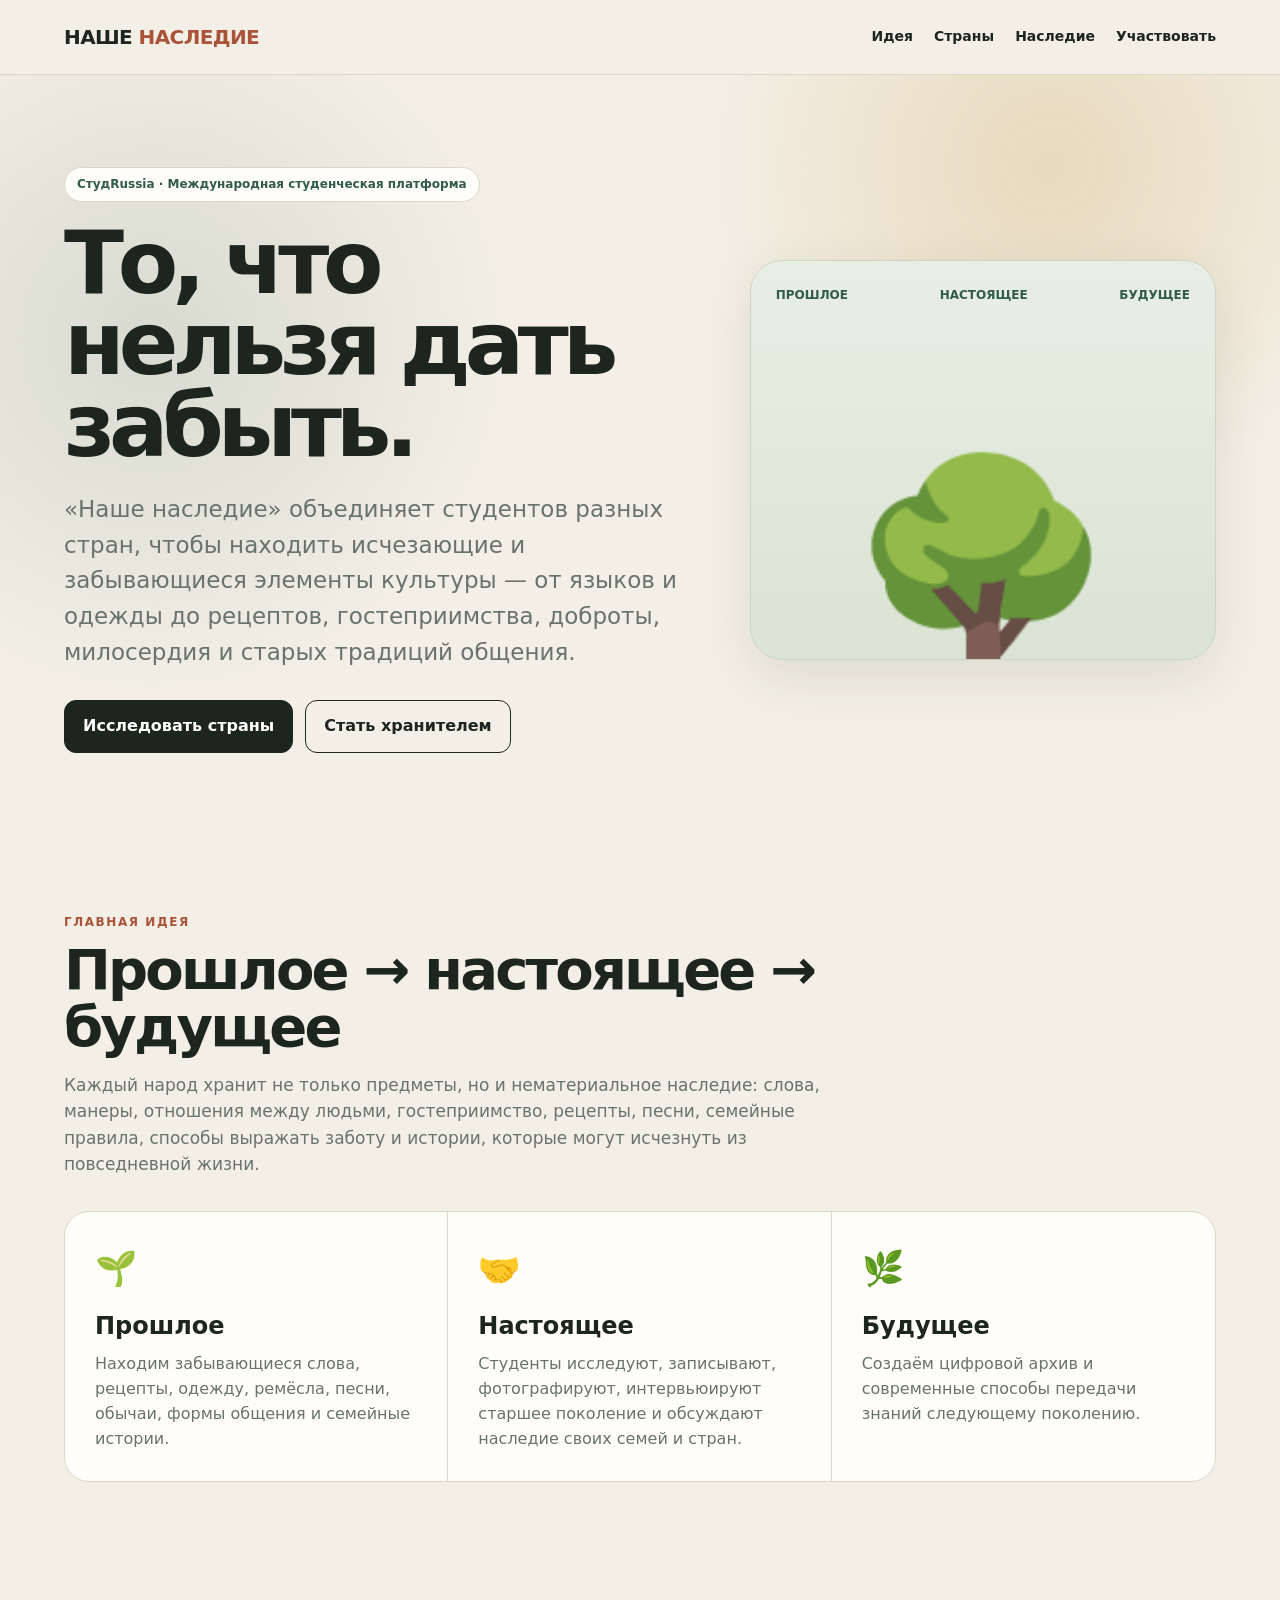
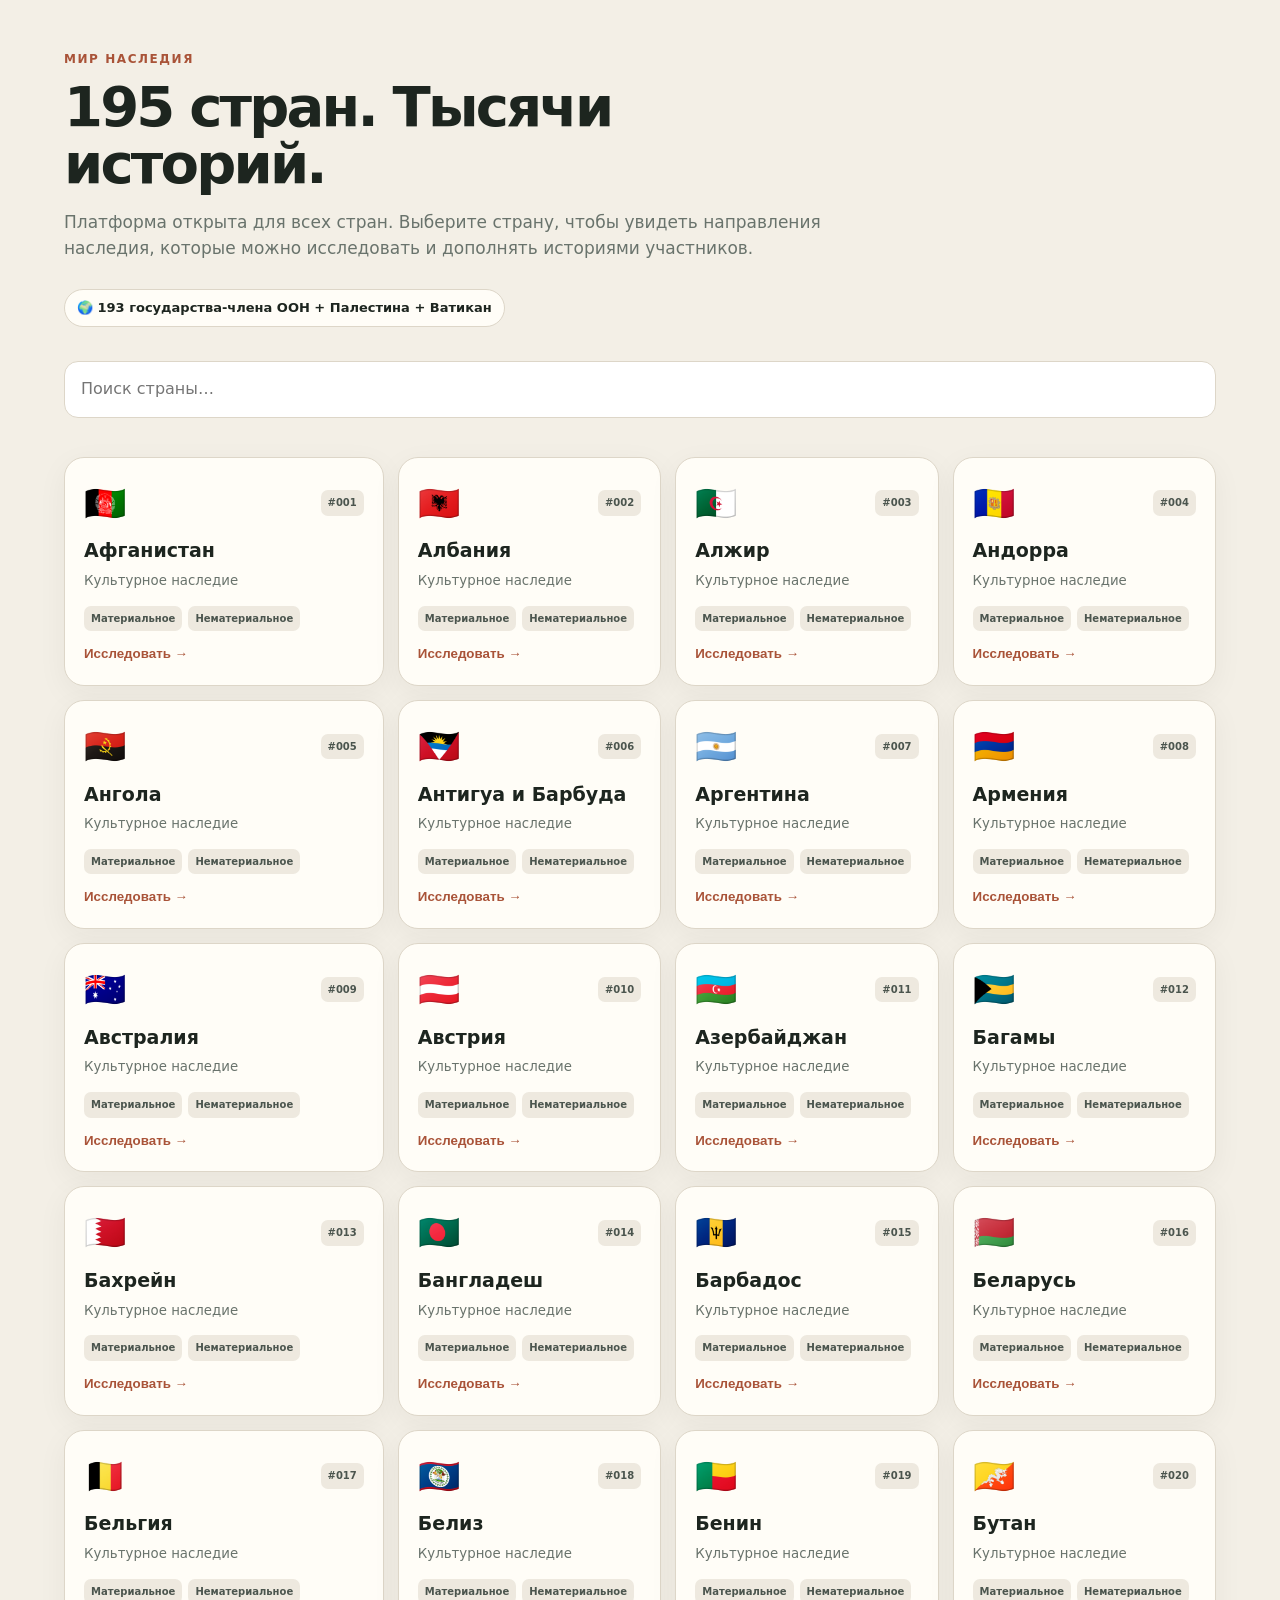
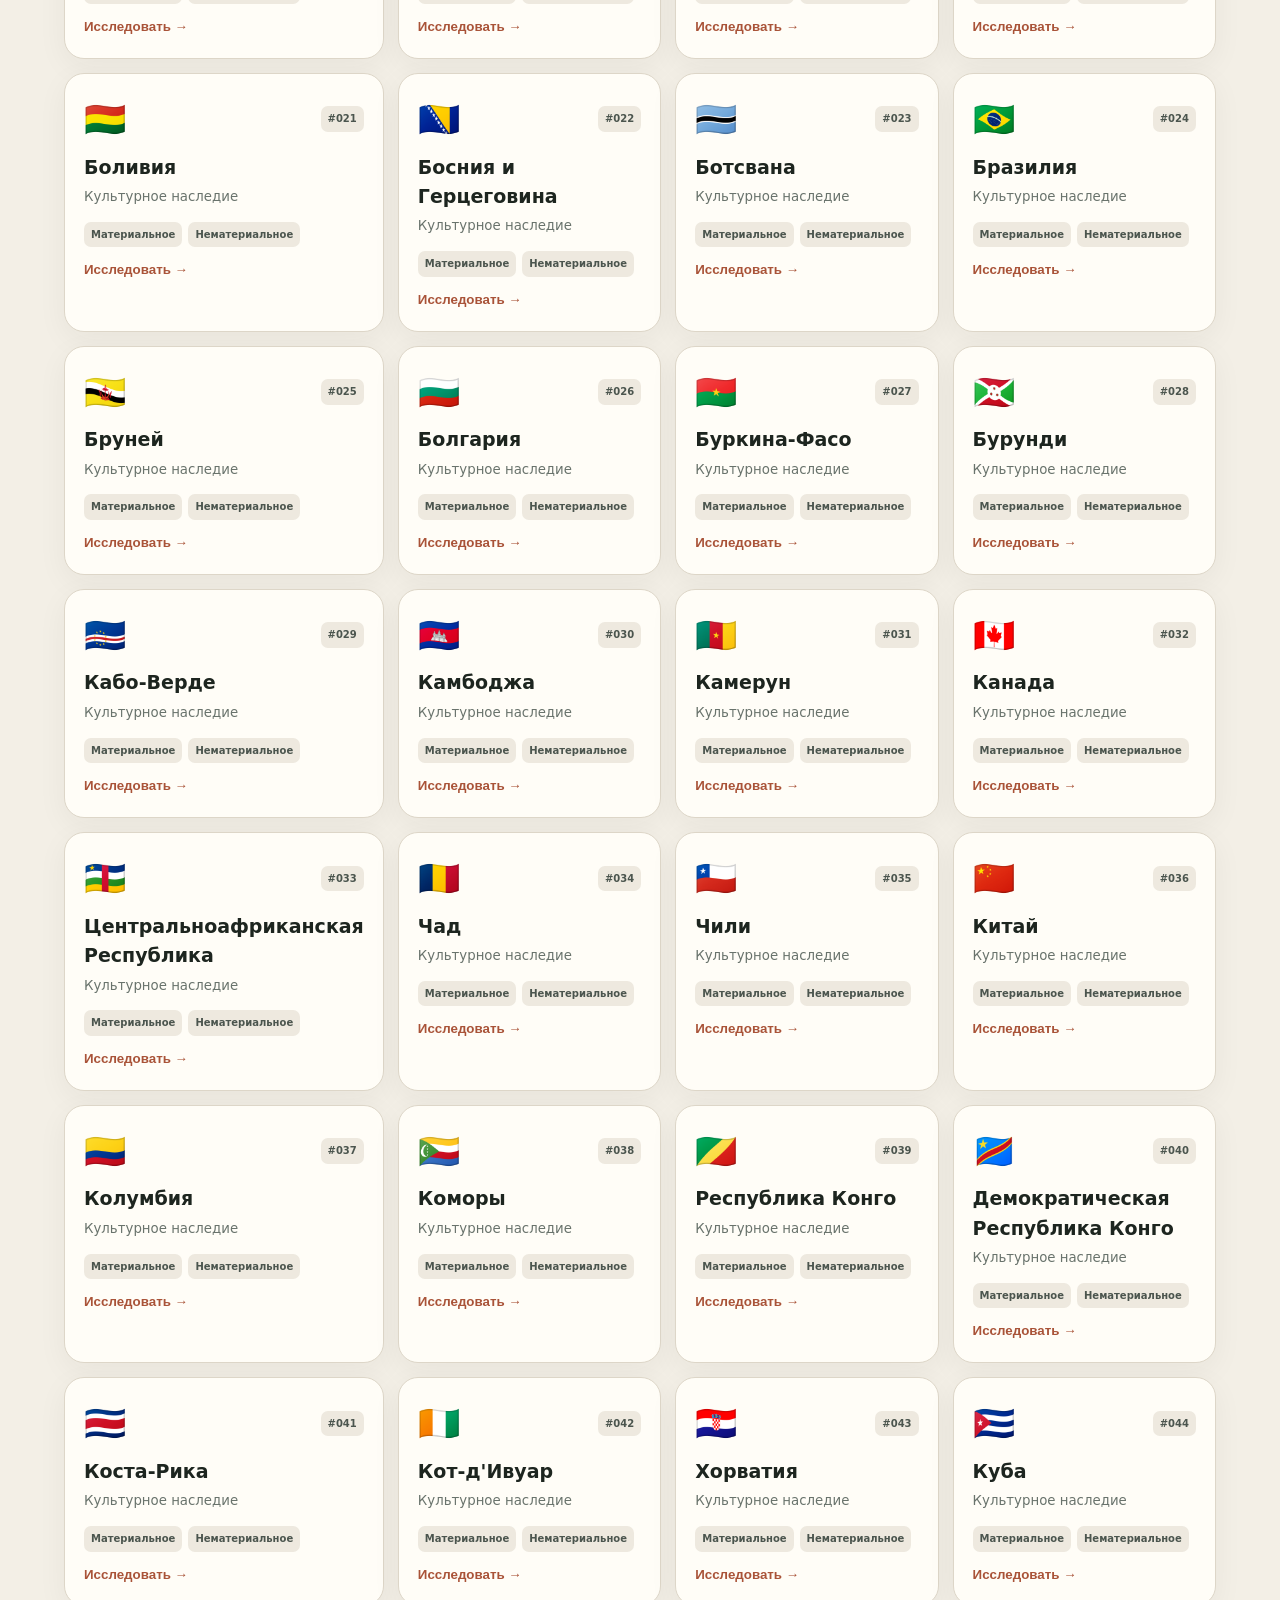
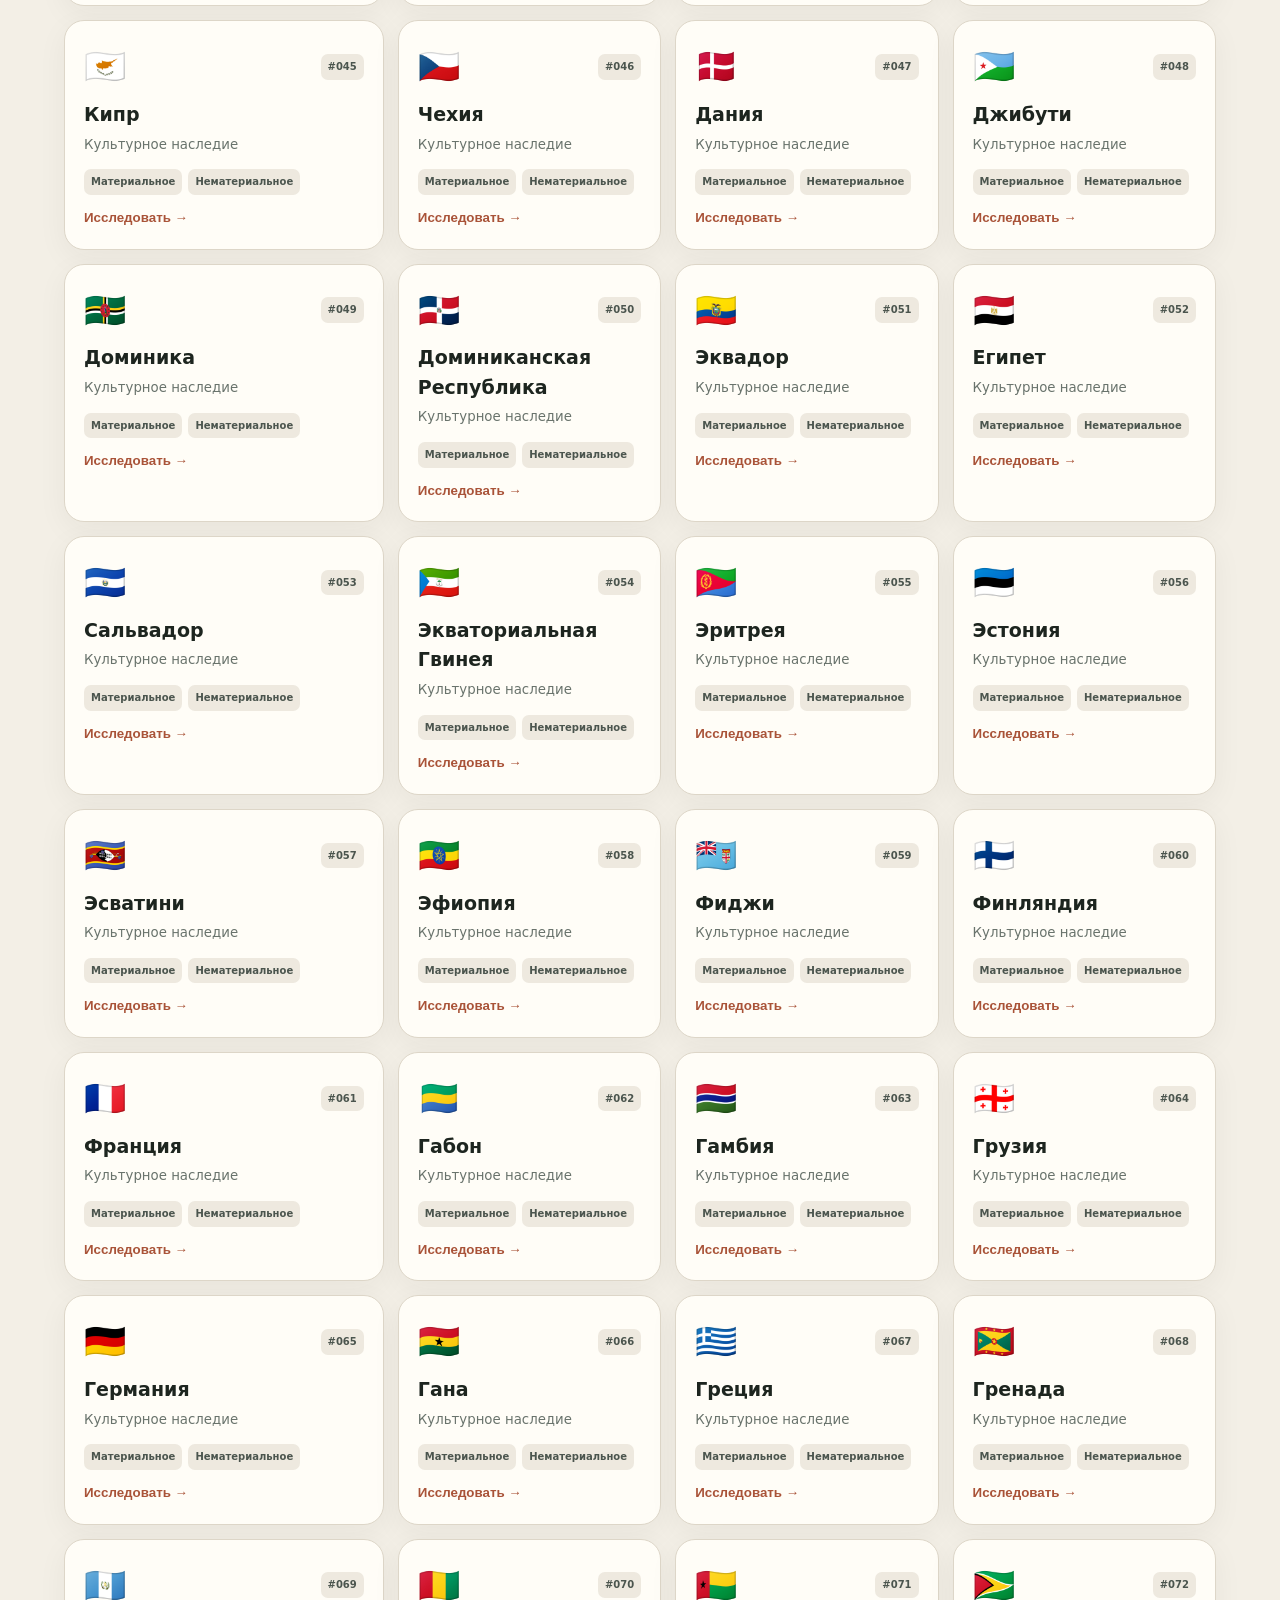
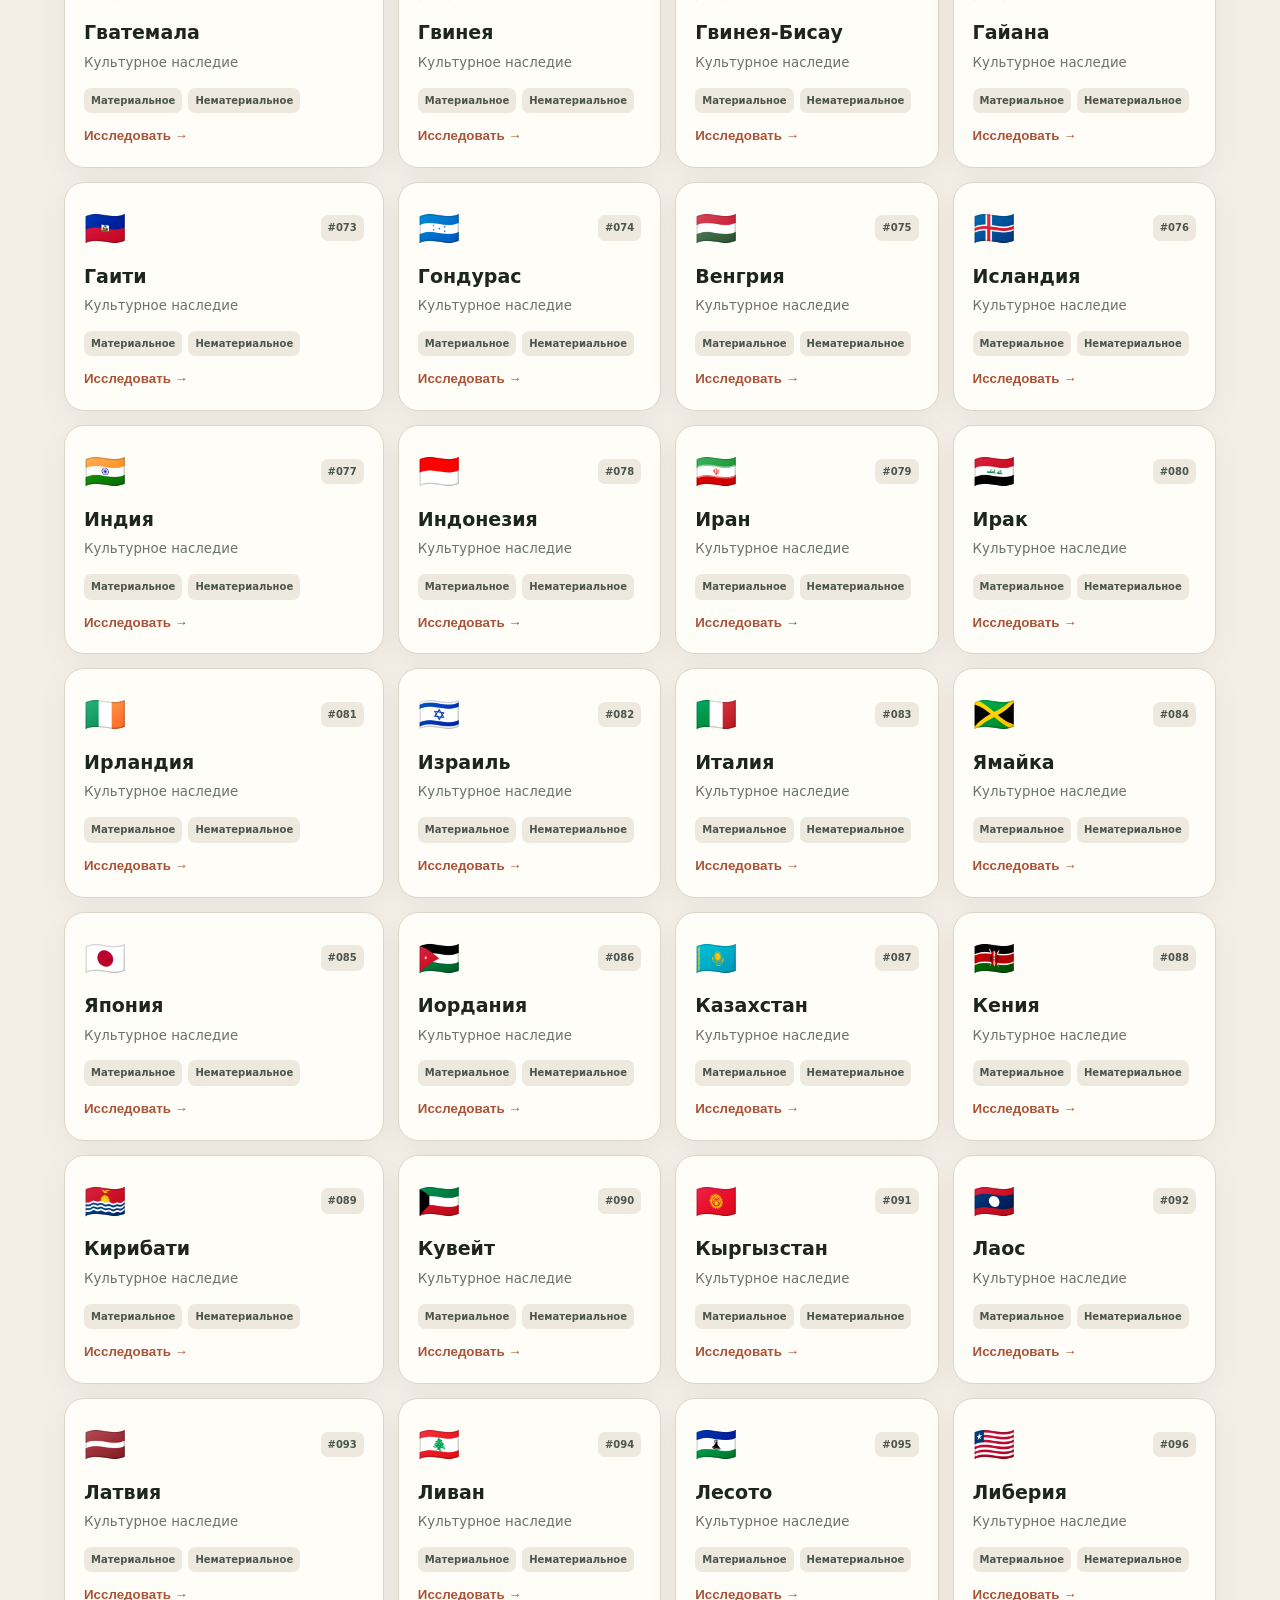
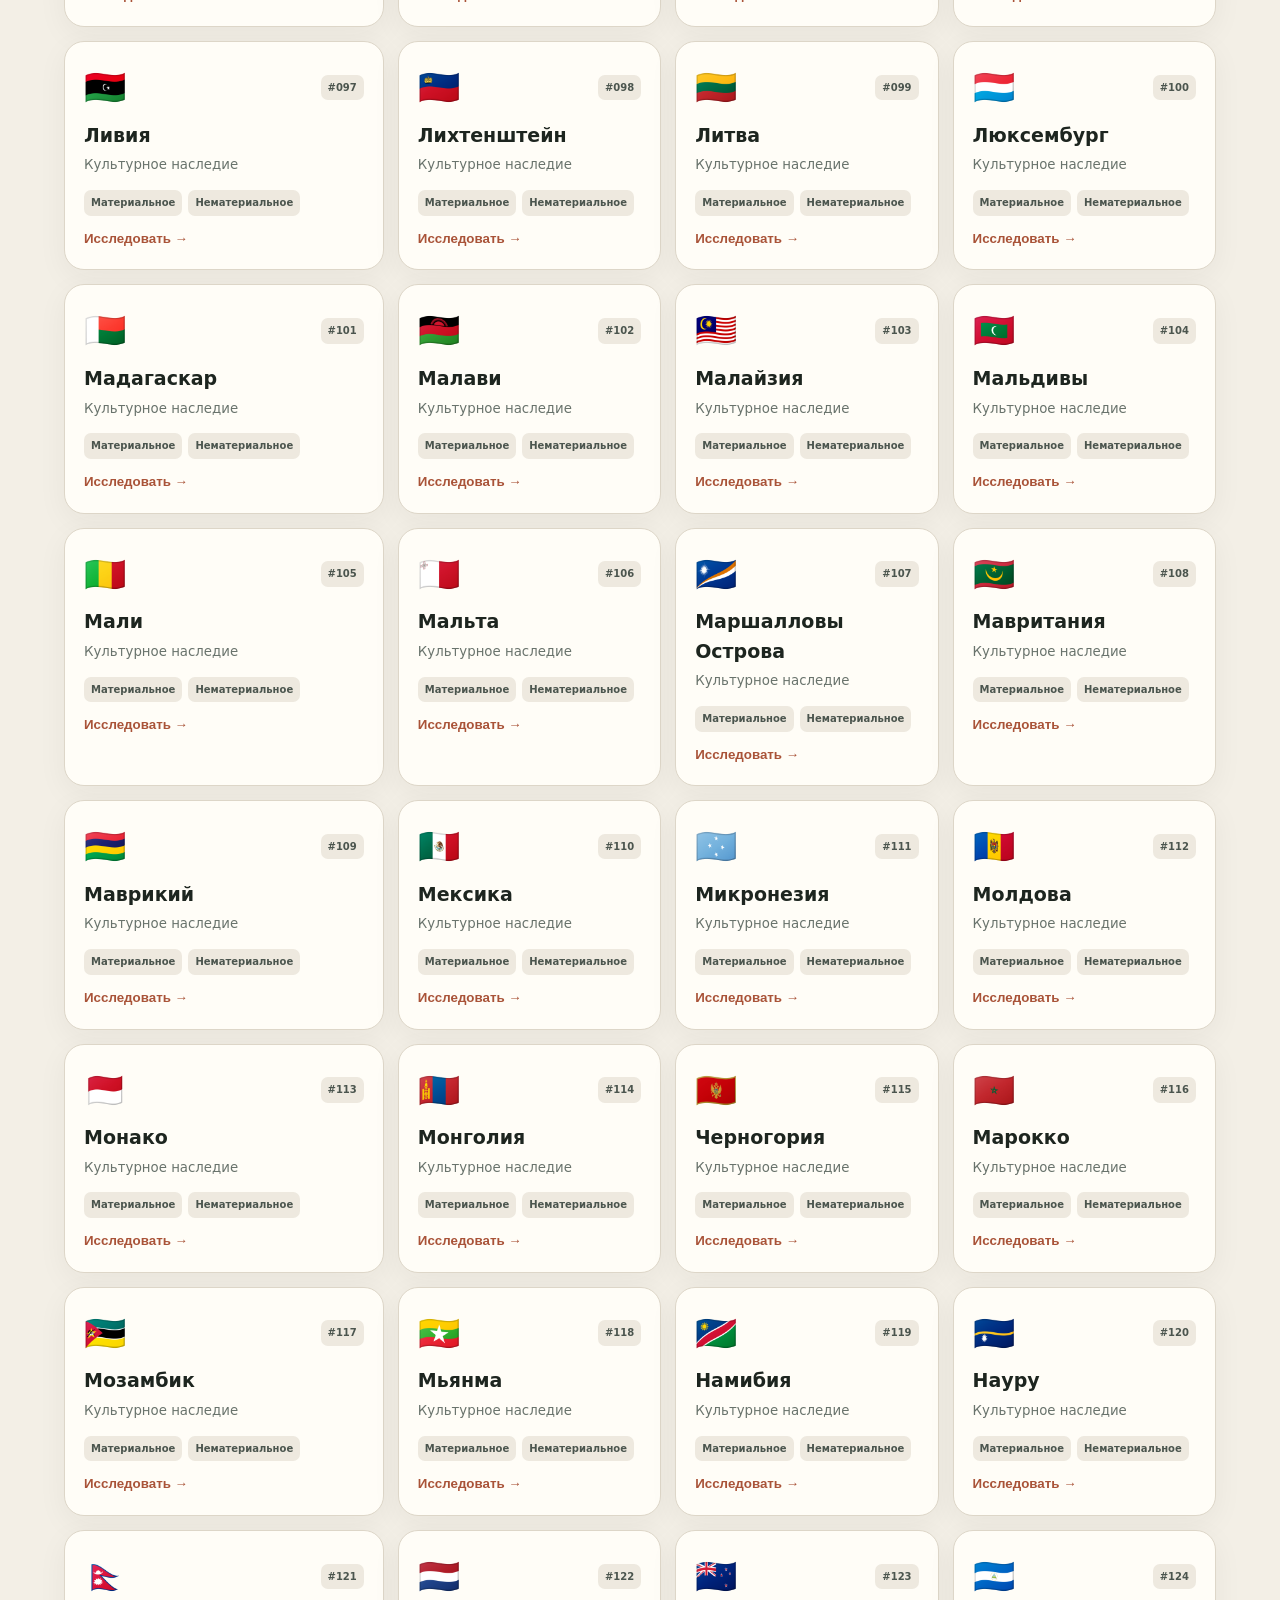
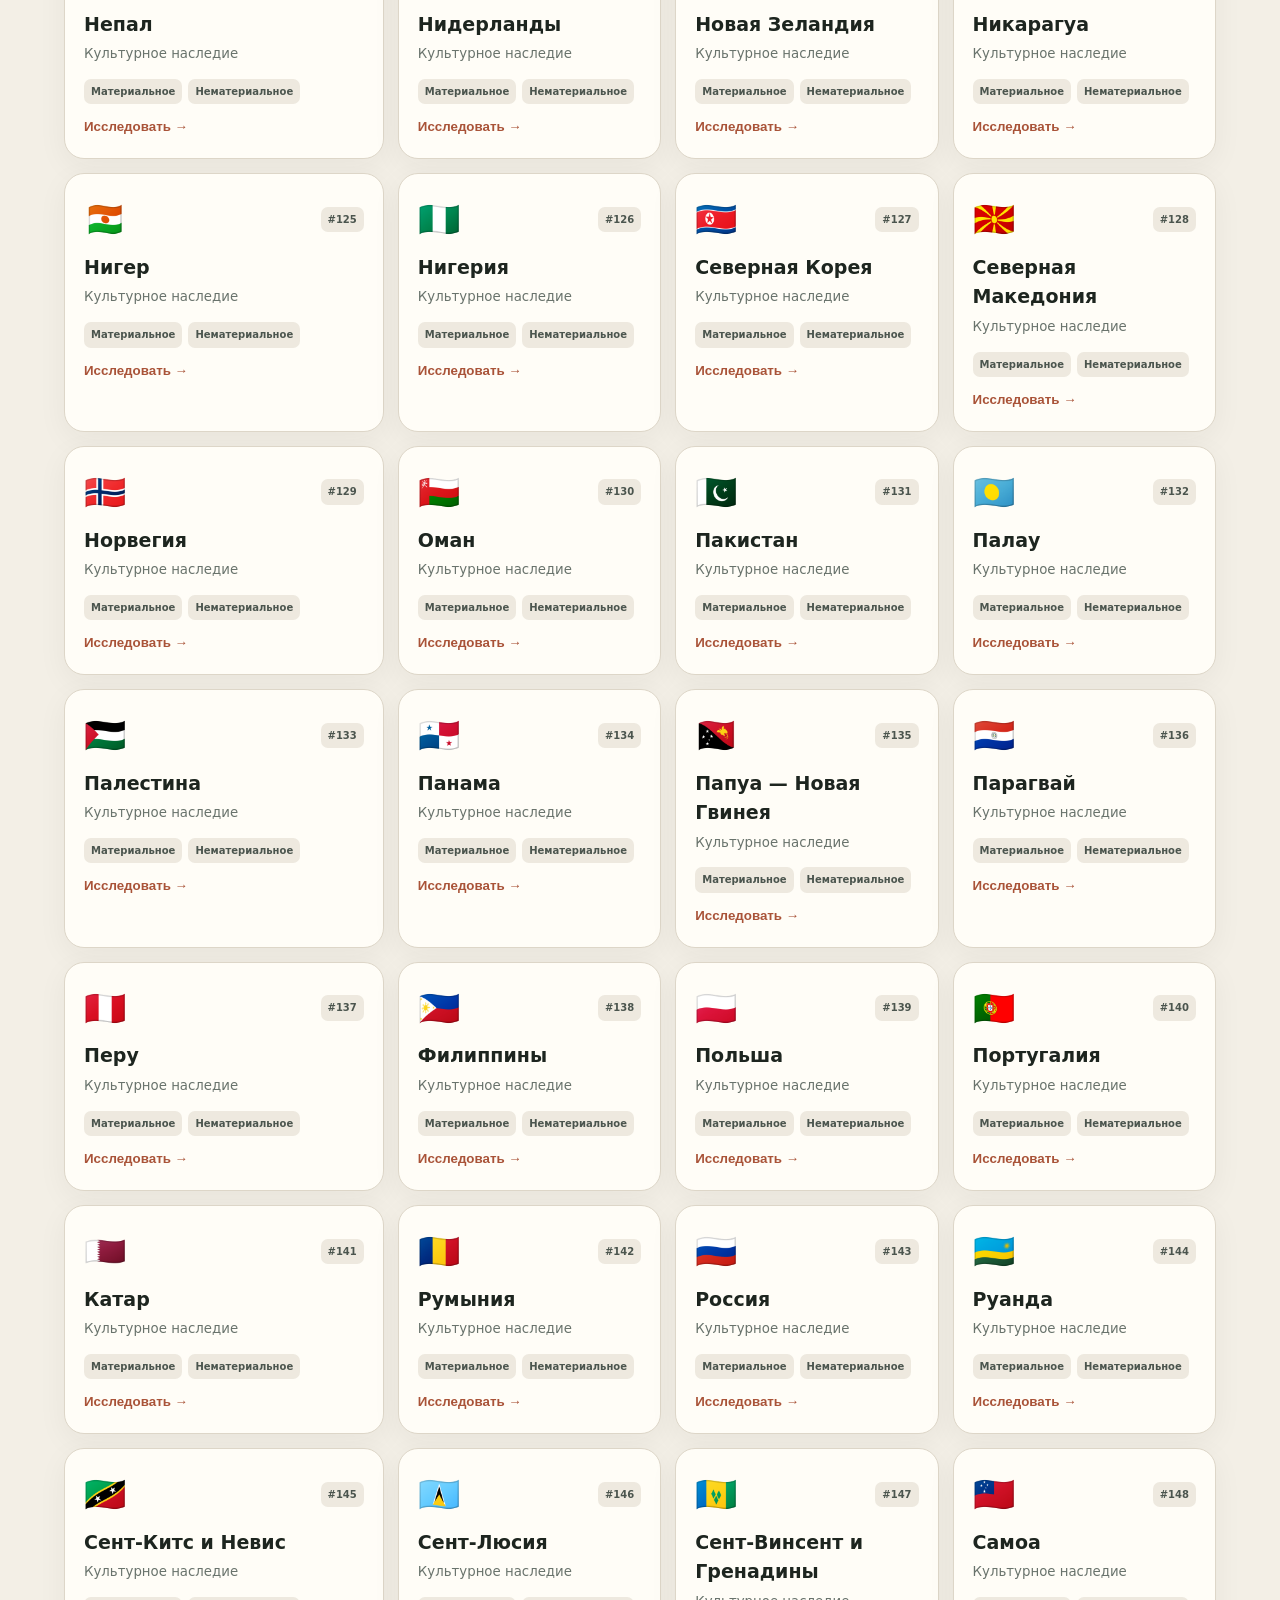
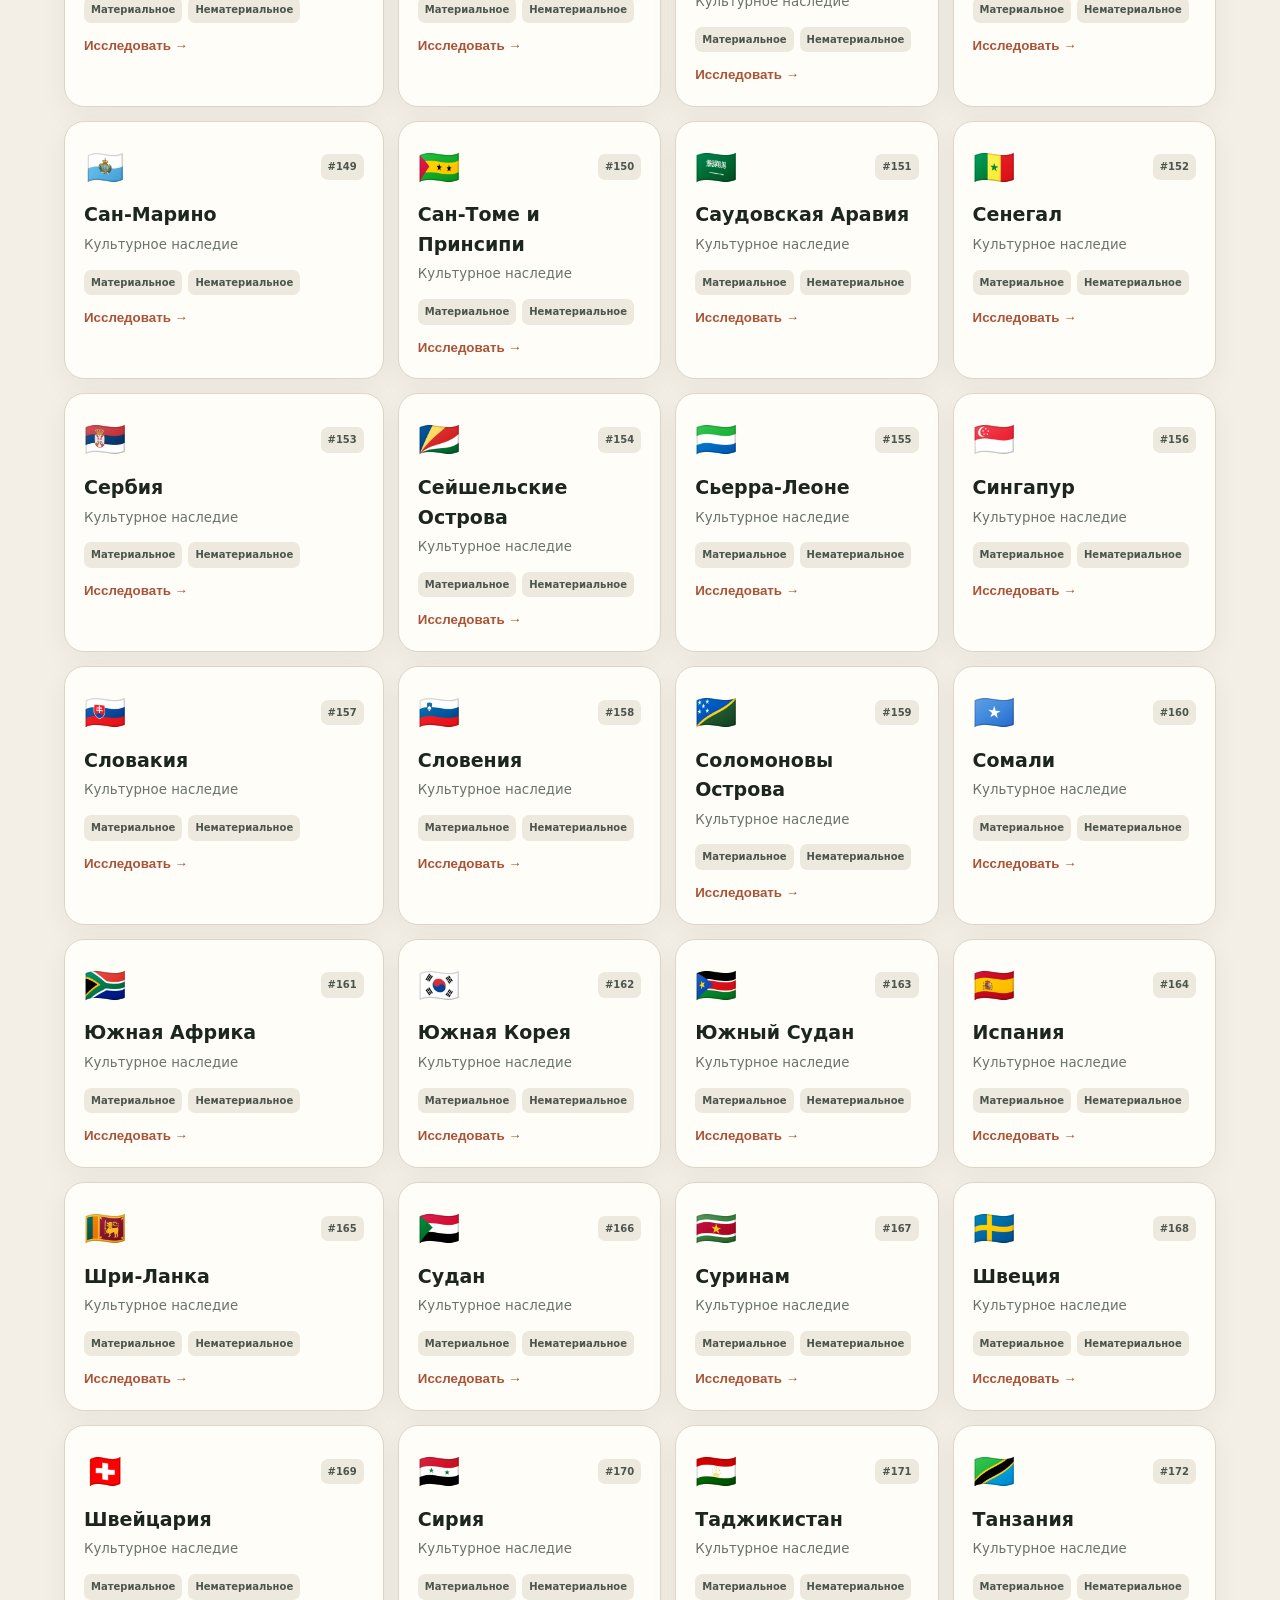
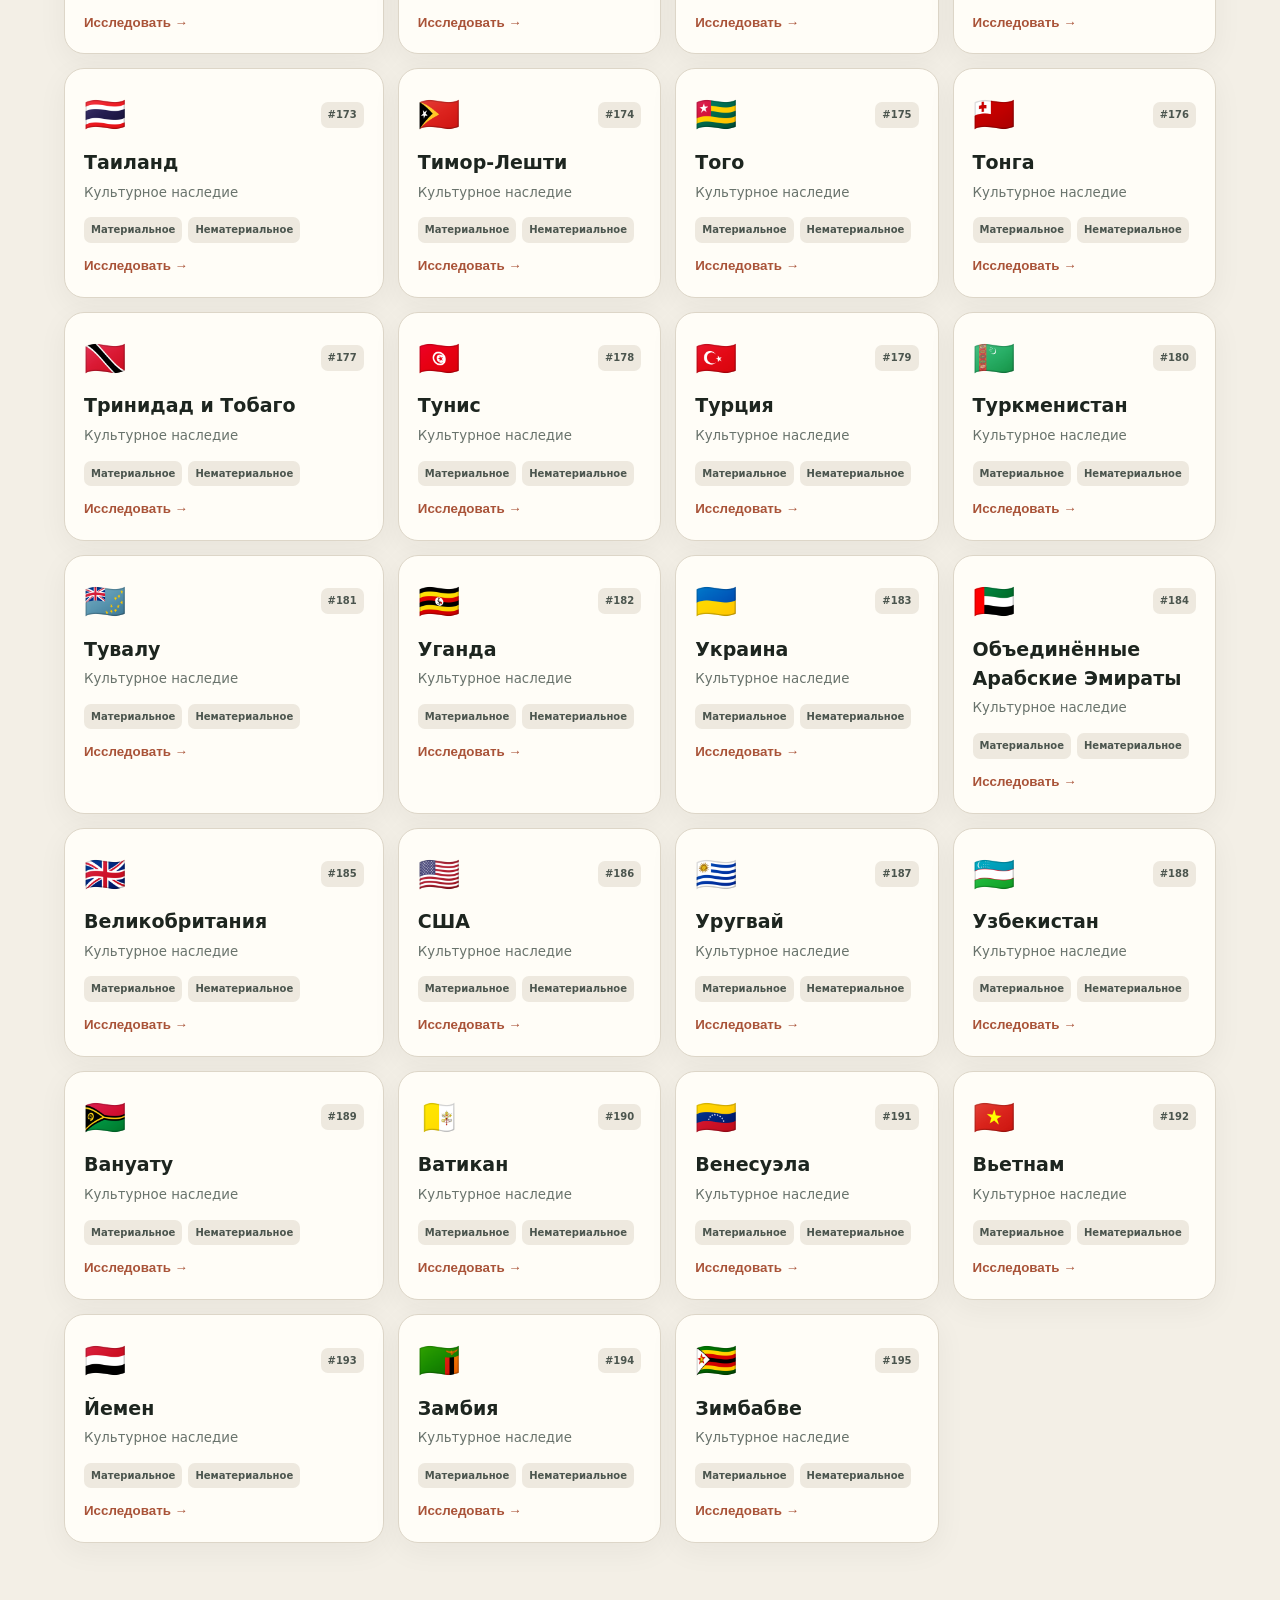
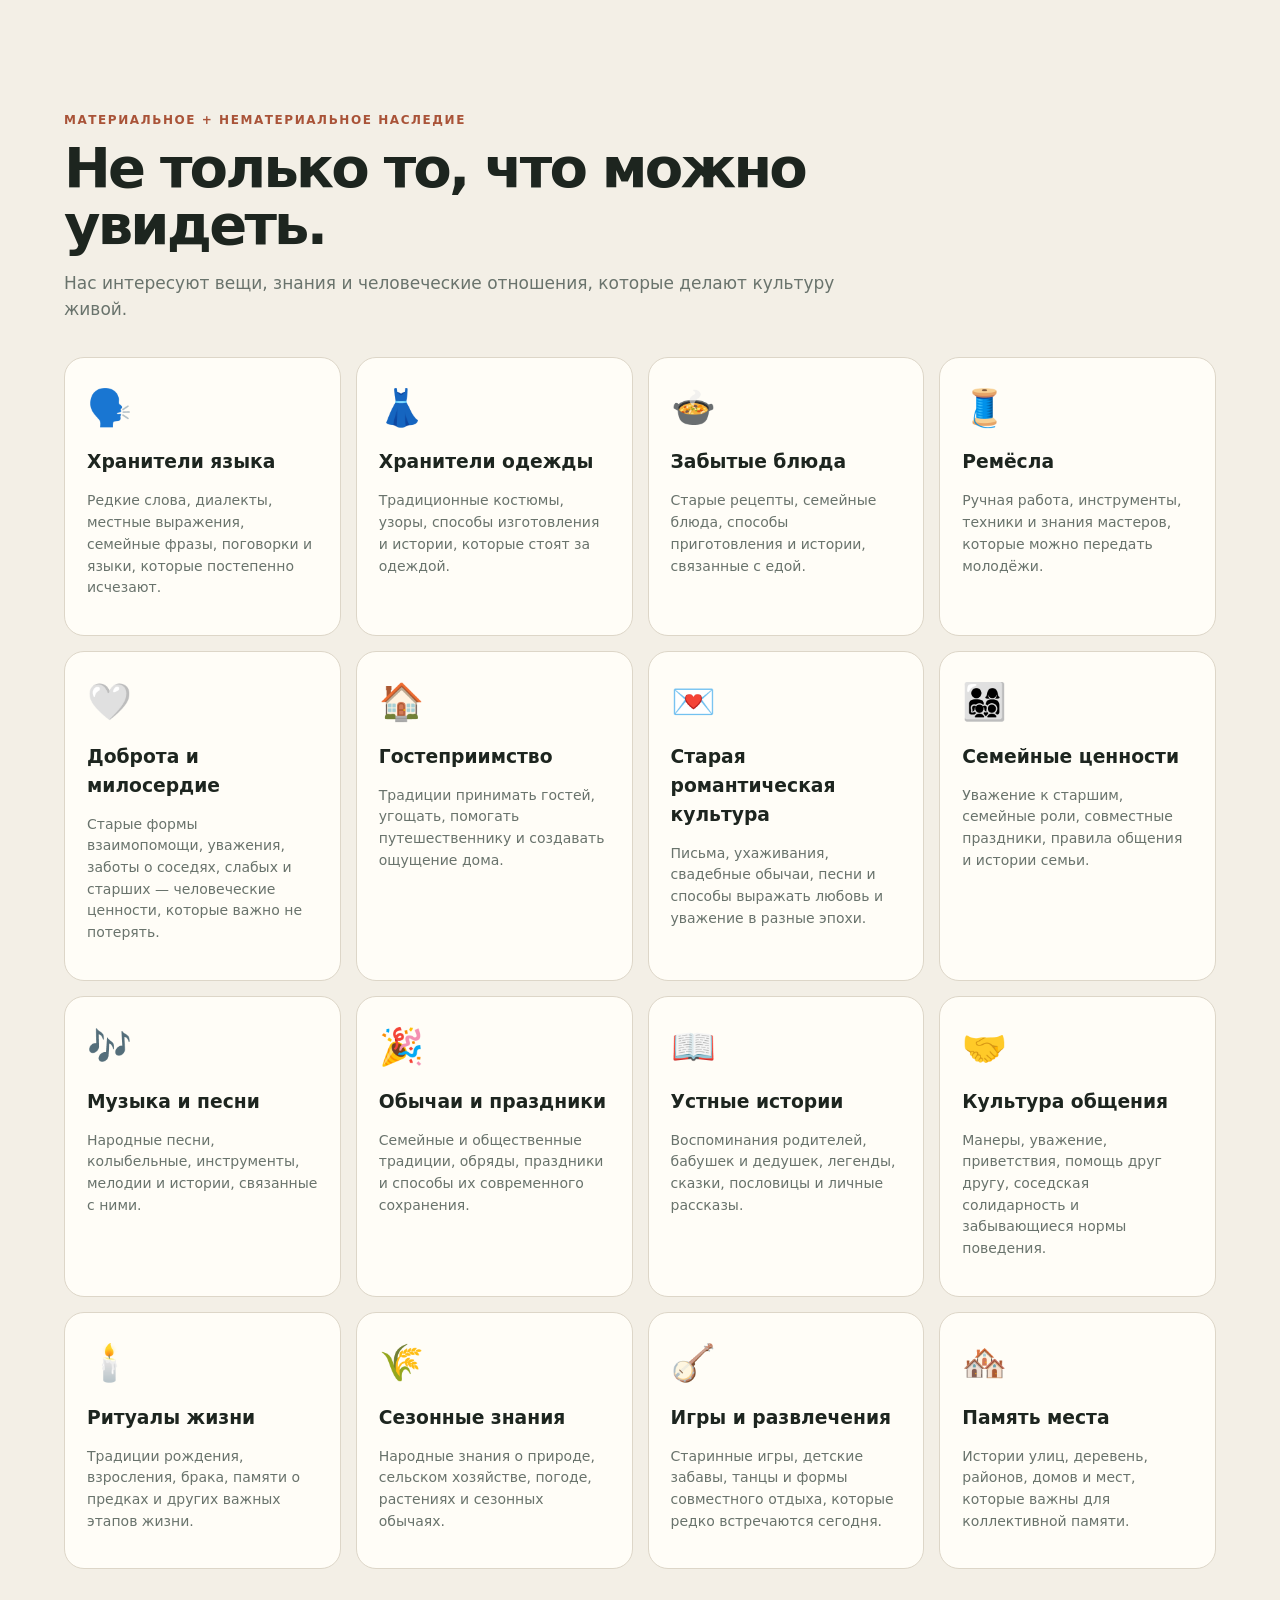
<file: studrussia/index.html>
<!doctype html>
<html lang="ru">
<head>
<meta charset="utf-8">
<meta name="viewport" content="width=device-width,initial-scale=1">
<meta name="description" content="Наше наследие — международная студенческая платформа для сохранения материального и нематериального культурного наследия разных стран.">
<title>Наше наследие — от поколения к поколению</title>
<style>
:root{--ink:#1d251f;--muted:#69736c;--paper:#fffdf7;--bg:#f3efe6;--green:#315b4b;--gold:#c59a43;--terr:#a95338;--line:#ddd6c8;--shadow:0 18px 55px rgba(36,45,37,.10)}
*{box-sizing:border-box}html{scroll-behavior:smooth}body{margin:0;background:var(--bg);color:var(--ink);font-family:Inter,ui-sans-serif,system-ui,-apple-system,"Segoe UI",sans-serif;line-height:1.55}.wrap{max-width:1200px;margin:auto;padding:0 24px}a{color:inherit}.nav-wrap{position:sticky;top:0;z-index:50;background:rgba(243,239,230,.92);backdrop-filter:blur(14px);border-bottom:1px solid var(--line)}.nav{height:74px;display:flex;align-items:center;justify-content:space-between}.brand{font-weight:900;font-size:20px;letter-spacing:-.03em;text-decoration:none}.brand b{color:var(--terr)}.links{display:flex;gap:21px;font-size:14px;font-weight:750}.links a{text-decoration:none}.hero{overflow:hidden;padding:92px 0 76px;background:radial-gradient(circle at 82% 12%,rgba(197,154,67,.25),transparent 28%),radial-gradient(circle at 12% 35%,rgba(49,91,75,.14),transparent 30%)}.hero-grid{display:grid;grid-template-columns:1.15fr .85fr;gap:55px;align-items:center}.eyebrow{display:inline-flex;padding:7px 12px;border:1px solid var(--line);border-radius:999px;background:var(--paper);font-size:12px;font-weight:850;color:var(--green)}h1{font-size:clamp(48px,7vw,88px);line-height:.93;letter-spacing:-.07em;margin:20px 0 25px;max-width:850px}.lead{font-size:clamp(18px,2vw,23px);color:var(--muted);max-width:760px}.buttons{display:flex;gap:12px;flex-wrap:wrap;margin-top:30px}.btn{display:inline-flex;align-items:center;justify-content:center;padding:13px 18px;border-radius:12px;text-decoration:none;font-weight:850;border:1px solid var(--ink)}.primary{background:var(--ink);color:#fff}.secondary{background:transparent}.tree-card{min-height:400px;background:linear-gradient(180deg,#e9eee4,#d9e4d4);border:1px solid #cbd5c5;border-radius:32px;position:relative;display:flex;align-items:flex-end;justify-content:center;overflow:hidden;box-shadow:var(--shadow)}.tree{font-size:220px;line-height:1;transform:translateY(25px);filter:saturate(.75)}.tree-label{position:absolute;top:25px;left:25px;right:25px;display:flex;justify-content:space-between;font-size:12px;font-weight:900;color:var(--green)}section{padding:84px 0}.section-head{max-width:800px;margin-bottom:34px}.kicker{text-transform:uppercase;letter-spacing:.13em;font-size:12px;font-weight:900;color:var(--terr)}h2{font-size:clamp(32px,5vw,56px);line-height:1.02;letter-spacing:-.05em;margin:9px 0 14px}.section-head p{color:var(--muted);font-size:17px}.timeline{display:grid;grid-template-columns:repeat(3,1fr);background:var(--paper);border:1px solid var(--line);border-radius:25px;overflow:hidden}.stage{padding:30px;border-right:1px solid var(--line);min-height:220px}.stage:last-child{border:0}.stage .emoji{font-size:34px}.stage h3{font-size:24px;margin:13px 0 7px}.stage p{color:var(--muted);margin:0}.search{width:100%;padding:15px 16px;border:1px solid var(--line);border-radius:14px;background:#fff;font:inherit;outline:none;margin-bottom:14px}.filters{display:flex;gap:9px;flex-wrap:wrap;margin:0 0 25px}.filter{border:1px solid var(--line);background:var(--paper);padding:9px 13px;border-radius:999px;font:inherit;font-size:13px;font-weight:800;cursor:pointer}.filter.active{background:var(--green);color:#fff;border-color:var(--green)}.countries{display:grid;grid-template-columns:repeat(4,1fr);gap:14px}.country{background:var(--paper);border:1px solid var(--line);border-radius:20px;padding:19px;box-shadow:0 8px 30px rgba(36,45,37,.05);transition:.2s}.country:hover{transform:translateY(-3px);box-shadow:var(--shadow)}.country-top{display:flex;justify-content:space-between;align-items:center}.flag{font-size:34px}.country h3{margin:7px 0 2px;font-size:19px}.country small{color:var(--muted)}.tags{display:flex;gap:6px;flex-wrap:wrap;margin-top:13px}.tag{font-size:10px;font-weight:800;padding:5px 7px;border-radius:7px;background:#eee9df;color:#4b554e}.country button{margin-top:15px;border:0;background:none;padding:0;color:var(--terr);font-weight:900;cursor:pointer}.heritage-grid{display:grid;grid-template-columns:repeat(4,1fr);gap:15px}.heritage{background:var(--paper);border:1px solid var(--line);border-radius:20px;padding:22px;min-height:220px}.heritage .big{font-size:36px}.heritage h3{margin:12px 0 5px}.heritage p{color:var(--muted);font-size:14px}.dark{background:var(--green);color:#fff}.dark .kicker{color:#e8c76e}.dark p{color:rgba(255,255,255,.76)}.concept{display:grid;grid-template-columns:1fr 1fr;gap:18px}.quote{font-size:clamp(26px,3.3vw,42px);line-height:1.13;font-weight:850}.participate{display:grid;grid-template-columns:.9fr 1.1fr;gap:22px;align-items:stretch}.how{background:var(--paper);border:1px solid var(--line);border-radius:25px;padding:32px}.how ol{padding-left:22px}.how li{padding:8px 0}.formbox{background:#fff;border:1px solid var(--line);border-radius:25px;padding:32px}.form{display:grid;grid-template-columns:1fr 1fr;gap:12px}.form input,.form select,.form textarea{width:100%;border:1px solid var(--line);border-radius:11px;padding:13px;font:inherit;background:#fff}.form textarea{grid-column:1/-1;min-height:130px}.form button{grid-column:1/-1;border:0;border-radius:11px;padding:14px;background:var(--terr);color:#fff;font:inherit;font-weight:900;cursor:pointer}.success{display:none;margin-top:12px;color:var(--green);font-weight:800}.footer{padding:35px 0;border-top:1px solid var(--line);color:var(--muted);display:flex;justify-content:space-between;gap:20px;flex-wrap:wrap;font-size:13px}.modal{display:none;position:fixed;inset:0;z-index:100;background:rgba(20,27,23,.62);padding:25px;align-items:center;justify-content:center}.modal.show{display:flex}.modal-box{width:min(760px,100%);max-height:86vh;overflow:auto;background:var(--paper);border-radius:25px;padding:32px;position:relative}.close{position:absolute;right:18px;top:14px;border:0;background:none;font-size:28px;cursor:pointer}.modal-box h2{padding-right:35px}.modal-list{display:grid;gap:10px;margin-top:18px}.modal-item{padding:15px;border:1px solid var(--line);border-radius:13px;background:#fff}.modal-item b{display:block;margin-bottom:3px}.counter{display:inline-flex;align-items:center;gap:8px;background:var(--paper);border:1px solid var(--line);border-radius:999px;padding:8px 12px;font-size:13px;font-weight:800;margin-top:10px}@media(max-width:1000px){.countries{grid-template-columns:repeat(3,1fr)}.heritage-grid{grid-template-columns:repeat(2,1fr)}}@media(max-width:800px){.hero-grid,.concept,.participate{grid-template-columns:1fr}.countries{grid-template-columns:repeat(2,1fr)}}@media(max-width:650px){.links{display:none}.timeline,.countries,.heritage-grid{grid-template-columns:1fr}.stage{border-right:0;border-bottom:1px solid var(--line)}.stage:last-child{border-bottom:0}.tree-card{min-height:300px}.tree{font-size:155px}.form{grid-template-columns:1fr}.form textarea,.form button{grid-column:auto}section{padding:65px 0}}
</style>
</head>
<body>
<div class="nav-wrap"><nav class="wrap nav"><a class="brand" href="#top">НАШЕ <b>НАСЛЕДИЕ</b></a><div class="links"><a href="#idea">Идея</a><a href="#countries">Страны</a><a href="#heritage">Наследие</a><a href="#join">Участвовать</a></div></nav></div>
<header class="hero" id="top"><div class="wrap hero-grid"><div><div class="eyebrow">СтудRussia · Международная студенческая платформа</div><h1>То, что нельзя дать забыть.</h1><p class="lead">«Наше наследие» объединяет студентов разных стран, чтобы находить исчезающие и забывающиеся элементы культуры — от языков и одежды до рецептов, гостеприимства, доброты, милосердия и старых традиций общения.</p><div class="buttons"><a class="btn primary" href="#countries">Исследовать страны</a><a class="btn secondary" href="#join">Стать хранителем</a></div></div><div class="tree-card"><div class="tree-label"><span>ПРОШЛОЕ</span><span>НАСТОЯЩЕЕ</span><span>БУДУЩЕЕ</span></div><div class="tree">🌳</div></div></div></header>
<section id="idea"><div class="wrap"><div class="section-head"><div class="kicker">Главная идея</div><h2>Прошлое → настоящее → будущее</h2><p>Каждый народ хранит не только предметы, но и нематериальное наследие: слова, манеры, отношения между людьми, гостеприимство, рецепты, песни, семейные правила, способы выражать заботу и истории, которые могут исчезнуть из повседневной жизни.</p></div><div class="timeline"><div class="stage"><div class="emoji">🌱</div><h3>Прошлое</h3><p>Находим забывающиеся слова, рецепты, одежду, ремёсла, песни, обычаи, формы общения и семейные истории.</p></div><div class="stage"><div class="emoji">🤝</div><h3>Настоящее</h3><p>Студенты исследуют, записывают, фотографируют, интервьюируют старшее поколение и обсуждают наследие своих семей и стран.</p></div><div class="stage"><div class="emoji">🌿</div><h3>Будущее</h3><p>Создаём цифровой архив и современные способы передачи знаний следующему поколению.</p></div></div></div></section>
<section id="countries"><div class="wrap"><div class="section-head"><div class="kicker">Мир наследия</div><h2>195 стран. Тысячи историй.</h2><p>Платформа открыта для всех стран. Выберите страну, чтобы увидеть направления наследия, которые можно исследовать и дополнять историями участников.</p><div class="counter">🌍 193 государства-члена ООН + Палестина + Ватикан</div></div><input class="search" id="countrySearch" placeholder="Поиск страны…"><div class="filters" id="filters"></div><div class="countries" id="countryGrid"></div></div></section>
<section id="heritage"><div class="wrap"><div class="section-head"><div class="kicker">Материальное + нематериальное наследие</div><h2>Не только то, что можно увидеть.</h2><p>Нас интересуют вещи, знания и человеческие отношения, которые делают культуру живой.</p></div><div class="heritage-grid">
<article class="heritage"><div class="big">🗣️</div><h3>Хранители языка</h3><p>Редкие слова, диалекты, местные выражения, семейные фразы, поговорки и языки, которые постепенно исчезают.</p></article>
<article class="heritage"><div class="big">👗</div><h3>Хранители одежды</h3><p>Традиционные костюмы, узоры, способы изготовления и истории, которые стоят за одеждой.</p></article>
<article class="heritage"><div class="big">🍲</div><h3>Забытые блюда</h3><p>Старые рецепты, семейные блюда, способы приготовления и истории, связанные с едой.</p></article>
<article class="heritage"><div class="big">🧵</div><h3>Ремёсла</h3><p>Ручная работа, инструменты, техники и знания мастеров, которые можно передать молодёжи.</p></article>
<article class="heritage"><div class="big">🤍</div><h3>Доброта и милосердие</h3><p>Старые формы взаимопомощи, уважения, заботы о соседях, слабых и старших — человеческие ценности, которые важно не потерять.</p></article>
<article class="heritage"><div class="big">🏠</div><h3>Гостеприимство</h3><p>Традиции принимать гостей, угощать, помогать путешественнику и создавать ощущение дома.</p></article>
<article class="heritage"><div class="big">💌</div><h3>Старая романтическая культура</h3><p>Письма, ухаживания, свадебные обычаи, песни и способы выражать любовь и уважение в разные эпохи.</p></article>
<article class="heritage"><div class="big">👨‍👩‍👧‍👦</div><h3>Семейные ценности</h3><p>Уважение к старшим, семейные роли, совместные праздники, правила общения и истории семьи.</p></article>
<article class="heritage"><div class="big">🎶</div><h3>Музыка и песни</h3><p>Народные песни, колыбельные, инструменты, мелодии и истории, связанные с ними.</p></article>
<article class="heritage"><div class="big">🎉</div><h3>Обычаи и праздники</h3><p>Семейные и общественные традиции, обряды, праздники и способы их современного сохранения.</p></article>
<article class="heritage"><div class="big">📖</div><h3>Устные истории</h3><p>Воспоминания родителей, бабушек и дедушек, легенды, сказки, пословицы и личные рассказы.</p></article>
<article class="heritage"><div class="big">🤝</div><h3>Культура общения</h3><p>Манеры, уважение, приветствия, помощь друг другу, соседская солидарность и забывающиеся нормы поведения.</p></article>
<article class="heritage"><div class="big">🕯️</div><h3>Ритуалы жизни</h3><p>Традиции рождения, взросления, брака, памяти о предках и других важных этапов жизни.</p></article>
<article class="heritage"><div class="big">🌾</div><h3>Сезонные знания</h3><p>Народные знания о природе, сельском хозяйстве, погоде, растениях и сезонных обычаях.</p></article>
<article class="heritage"><div class="big">🪕</div><h3>Игры и развлечения</h3><p>Старинные игры, детские забавы, танцы и формы совместного отдыха, которые редко встречаются сегодня.</p></article>
<article class="heritage"><div class="big">🏘️</div><h3>Память места</h3><p>Истории улиц, деревень, районов, домов и мест, которые важны для коллективной памяти.</p></article>
</div></div></section>
<section class="dark"><div class="wrap"><div class="concept"><div><div class="kicker">Почему это важно</div><h2>Нематериальное наследие нельзя положить в музей.</h2><p>Его можно потерять, если люди перестанут говорить на языке, готовить блюдо, петь песню, рассказывать историю, принимать гостей или передавать детям привычку помогать другим.</p></div><div class="quote">«Мы сохраняем не только то, что оставили предки. Мы сохраняем то, как они жили, любили, помогали друг другу и понимали мир.»</div></div></div></section>
<section id="join"><div class="wrap"><div class="section-head"><div class="kicker">Стать хранителем</div><h2>Что в вашей семье нельзя забыть?</h2><p>Студент может добавить историю, рецепт, слово, фотографию, традицию или другой элемент наследия. Сейчас форма работает как демонстрация проекта.</p></div><div class="participate"><div class="how"><h3>Как это работает</h3><ol><li>Выберите страну и категорию.</li><li>Найдите человека, который помнит традицию.</li><li>Запишите историю, рецепт, слово или знание.</li><li>Добавьте фото, аудио или видео.</li><li>Передайте материал следующему поколению.</li></ol></div><div class="formbox"><form class="form" id="storyForm"><input required placeholder="Ваше имя"><input placeholder="Страна / город"><select id="category"><option>Язык</option><option>Одежда</option><option>Еда и рецепты</option><option>Ремёсла</option><option>Доброта и милосердие</option><option>Гостеприимство</option><option>Романтическая культура</option><option>Семейные ценности</option><option>Музыка и песни</option><option>Обычаи</option><option>Устные истории</option><option>Культура общения</option><option>Другое</option></select><textarea required placeholder="Расскажите о том, что нельзя дать забыть…"></textarea><button type="submit">Передать наследие</button></form><div class="success" id="success">Спасибо! История добавлена в демонстрационную очередь проекта.</div></div></div></div></section>
<footer class="wrap footer"><span>НАШЕ НАСЛЕДИЕ · СтудRussia 2026</span><span>От поколения к поколению · Материальное и нематериальное наследие</span></footer>
<div class="modal" id="modal"><div class="modal-box"><button class="close" id="close">×</button><div class="kicker">Страна</div><h2 id="modalTitle"></h2><p id="modalText" class="section-head"></p><div class="modal-list" id="modalList"></div></div></div>
<script>
const countriesRaw=`🇦🇫|Афганистан
🇦🇱|Албания
🇩🇿|Алжир
🇦🇩|Андорра
🇦🇴|Ангола
🇦🇬|Антигуа и Барбуда
🇦🇷|Аргентина
🇦🇲|Армения
🇦🇺|Австралия
🇦🇹|Австрия
🇦🇿|Азербайджан
🇧🇸|Багамы
🇧🇭|Бахрейн
🇧🇩|Бангладеш
🇧🇧|Барбадос
🇧🇾|Беларусь
🇧🇪|Бельгия
🇧🇿|Белиз
🇧🇯|Бенин
🇧🇹|Бутан
🇧🇴|Боливия
🇧🇦|Босния и Герцеговина
🇧🇼|Ботсвана
🇧🇷|Бразилия
🇧🇳|Бруней
🇧🇬|Болгария
🇧🇫|Буркина-Фасо
🇧🇮|Бурунди
🇨🇻|Кабо-Верде
🇰🇭|Камбоджа
🇨🇲|Камерун
🇨🇦|Канада
🇨🇫|Центральноафриканская Республика
🇹🇩|Чад
🇨🇱|Чили
🇨🇳|Китай
🇨🇴|Колумбия
🇰🇲|Коморы
🇨🇬|Республика Конго
🇨🇩|Демократическая Республика Конго
🇨🇷|Коста-Рика
🇨🇮|Кот-д'Ивуар
🇭🇷|Хорватия
🇨🇺|Куба
🇨🇾|Кипр
🇨🇿|Чехия
🇩🇰|Дания
🇩🇯|Джибути
🇩🇲|Доминика
🇩🇴|Доминиканская Республика
🇪🇨|Эквадор
🇪🇬|Египет
🇸🇻|Сальвадор
🇬🇶|Экваториальная Гвинея
🇪🇷|Эритрея
🇪🇪|Эстония
🇸🇿|Эсватини
🇪🇹|Эфиопия
🇫🇯|Фиджи
🇫🇮|Финляндия
🇫🇷|Франция
🇬🇦|Габон
🇬🇲|Гамбия
🇬🇪|Грузия
🇩🇪|Германия
🇬🇭|Гана
🇬🇷|Греция
🇬🇩|Гренада
🇬🇹|Гватемала
🇬🇳|Гвинея
🇬🇼|Гвинея-Бисау
🇬🇾|Гайана
🇭🇹|Гаити
🇭🇳|Гондурас
🇭🇺|Венгрия
🇮🇸|Исландия
🇮🇳|Индия
🇮🇩|Индонезия
🇮🇷|Иран
🇮🇶|Ирак
🇮🇪|Ирландия
🇮🇱|Израиль
🇮🇹|Италия
🇯🇲|Ямайка
🇯🇵|Япония
🇯🇴|Иордания
🇰🇿|Казахстан
🇰🇪|Кения
🇰🇮|Кирибати
🇰🇼|Кувейт
🇰🇬|Кыргызстан
🇱🇦|Лаос
🇱🇻|Латвия
🇱🇧|Ливан
🇱🇸|Лесото
🇱🇷|Либерия
🇱🇾|Ливия
🇱🇮|Лихтенштейн
🇱🇹|Литва
🇱🇺|Люксембург
🇲🇬|Мадагаскар
🇲🇼|Малави
🇲🇾|Малайзия
🇲🇻|Мальдивы
🇲🇱|Мали
🇲🇹|Мальта
🇲🇭|Маршалловы Острова
🇲🇷|Мавритания
🇲🇺|Маврикий
🇲🇽|Мексика
🇫🇲|Микронезия
🇲🇩|Молдова
🇲🇨|Монако
🇲🇳|Монголия
🇲🇪|Черногория
🇲🇦|Марокко
🇲🇿|Мозамбик
🇲🇲|Мьянма
🇳🇦|Намибия
🇳🇷|Науру
🇳🇵|Непал
🇳🇱|Нидерланды
🇳🇿|Новая Зеландия
🇳🇮|Никарагуа
🇳🇪|Нигер
🇳🇬|Нигерия
🇰🇵|Северная Корея
🇲🇰|Северная Македония
🇳🇴|Норвегия
🇴🇲|Оман
🇵🇰|Пакистан
🇵🇼|Палау
🇵🇸|Палестина
🇵🇦|Панама
🇵🇬|Папуа — Новая Гвинея
🇵🇾|Парагвай
🇵🇪|Перу
🇵🇭|Филиппины
🇵🇱|Польша
🇵🇹|Португалия
🇶🇦|Катар
🇷🇴|Румыния
🇷🇺|Россия
🇷🇼|Руанда
🇰🇳|Сент-Китс и Невис
🇱🇨|Сент-Люсия
🇻🇨|Сент-Винсент и Гренадины
🇼🇸|Самоа
🇸🇲|Сан-Марино
🇸🇹|Сан-Томе и Принсипи
🇸🇦|Саудовская Аравия
🇸🇳|Сенегал
🇷🇸|Сербия
🇸🇨|Сейшельские Острова
🇸🇱|Сьерра-Леоне
🇸🇬|Сингапур
🇸🇰|Словакия
🇸🇮|Словения
🇸🇧|Соломоновы Острова
🇸🇴|Сомали
🇿🇦|Южная Африка
🇰🇷|Южная Корея
🇸🇸|Южный Судан
🇪🇸|Испания
🇱🇰|Шри-Ланка
🇸🇩|Судан
🇸🇷|Суринам
🇸🇪|Швеция
🇨🇭|Швейцария
🇸🇾|Сирия
🇹🇯|Таджикистан
🇹🇿|Танзания
🇹🇭|Таиланд
🇹🇱|Тимор-Лешти
🇹🇬|Того
🇹🇴|Тонга
🇹🇹|Тринидад и Тобаго
🇹🇳|Тунис
🇹🇷|Турция
🇹🇲|Туркменистан
🇹🇻|Тувалу
🇺🇬|Уганда
🇺🇦|Украина
🇦🇪|Объединённые Арабские Эмираты
🇬🇧|Великобритания
🇺🇸|США
🇺🇾|Уругвай
🇺🇿|Узбекистан
🇻🇺|Вануату
🇻🇦|Ватикан
🇻🇪|Венесуэла
🇻🇳|Вьетнам
🇾🇪|Йемен
🇿🇲|Замбия
🇿🇼|Зимбабве`;
const countries=countriesRaw.split('\n').map(x=>{const [flag,name]=x.split('|');return{flag,name}});
const categories=[['🗣️','Язык','Языки, диалекты, редкие слова, поговорки и семейные выражения.'],['👗','Одежда','Традиционные костюмы, узоры и способы изготовления.'],['🍲','Еда','Забытые блюда, семейные рецепты и способы приготовления.'],['🧵','Ремёсла','Техники, инструменты и знания мастеров.'],['🤍','Доброта и милосердие','Традиции взаимопомощи, заботы, уважения и поддержки.'],['🏠','Гостеприимство','Традиции встречи гостей, угощения и помощи путешественнику.'],['💌','Романтическая культура','Старинные письма, ухаживания, песни и свадебные традиции.'],['👨‍👩‍👧‍👦','Семейные ценности','Уважение к старшим, семейные истории и правила общения.'],['🎶','Музыка и песни','Песни, колыбельные, инструменты и устная музыкальная традиция.'],['🎉','Обычаи и праздники','Обряды, праздники, сезонные и семейные традиции.'],['📖','Устные истории','Сказки, легенды, воспоминания, пословицы и рассказы.'],['🤝','Культура общения','Приветствия, манеры, нормы поведения и соседская солидарность.'],['🕯️','Ритуалы жизни','Традиции рождения, взросления, брака и памяти о предках.'],['🌾','Природные знания','Народные знания о природе, растениях, погоде и сезонах.'],['🪕','Игры и развлечения','Старинные игры, танцы и формы совместного отдыха.'],['🏘️','Память места','Истории улиц, деревень, районов, домов и значимых мест.']];
const grid=document.getElementById('countryGrid'),search=document.getElementById('countrySearch');
function render(){const q=search.value.trim().toLowerCase();grid.innerHTML=countries.filter(c=>c.name.toLowerCase().includes(q)).map((c,i)=>`<article class="country"><div class="country-top"><span class="flag">${c.flag}</span><span class="tag">#${String(i+1).padStart(3,'0')}</span></div><h3>${c.name}</h3><small>Культурное наследие</small><div class="tags"><span class="tag">Материальное</span><span class="tag">Нематериальное</span></div><button onclick="openCountry('${c.name.replace(/'/g,"\\'")}','${c.flag}')">Исследовать →</button></article>`).join('');}
function openCountry(name,flag){document.getElementById('modalTitle').textContent=flag+' '+name;document.getElementById('modalText').textContent='Здесь участники смогут собирать материальное и нематериальное наследие этой страны: реальные истории, слова, рецепты, традиции, способы общения, музыку, одежду и семейные знания.';document.getElementById('modalList').innerHTML=categories.map(x=>`<div class="modal-item"><b>${x[0]} ${x[1]}</b><span>${x[2]}</span></div>`).join('');document.getElementById('modal').classList.add('show');}
search.addEventListener('input',render);document.getElementById('close').onclick=()=>document.getElementById('modal').classList.remove('show');document.getElementById('modal').onclick=e=>{if(e.target.id==='modal')e.currentTarget.classList.remove('show')};render();
document.getElementById('storyForm').addEventListener('submit',e=>{e.preventDefault();document.getElementById('success').style.display='block';e.target.reset();});
</script>
</body>
</html>
</file>
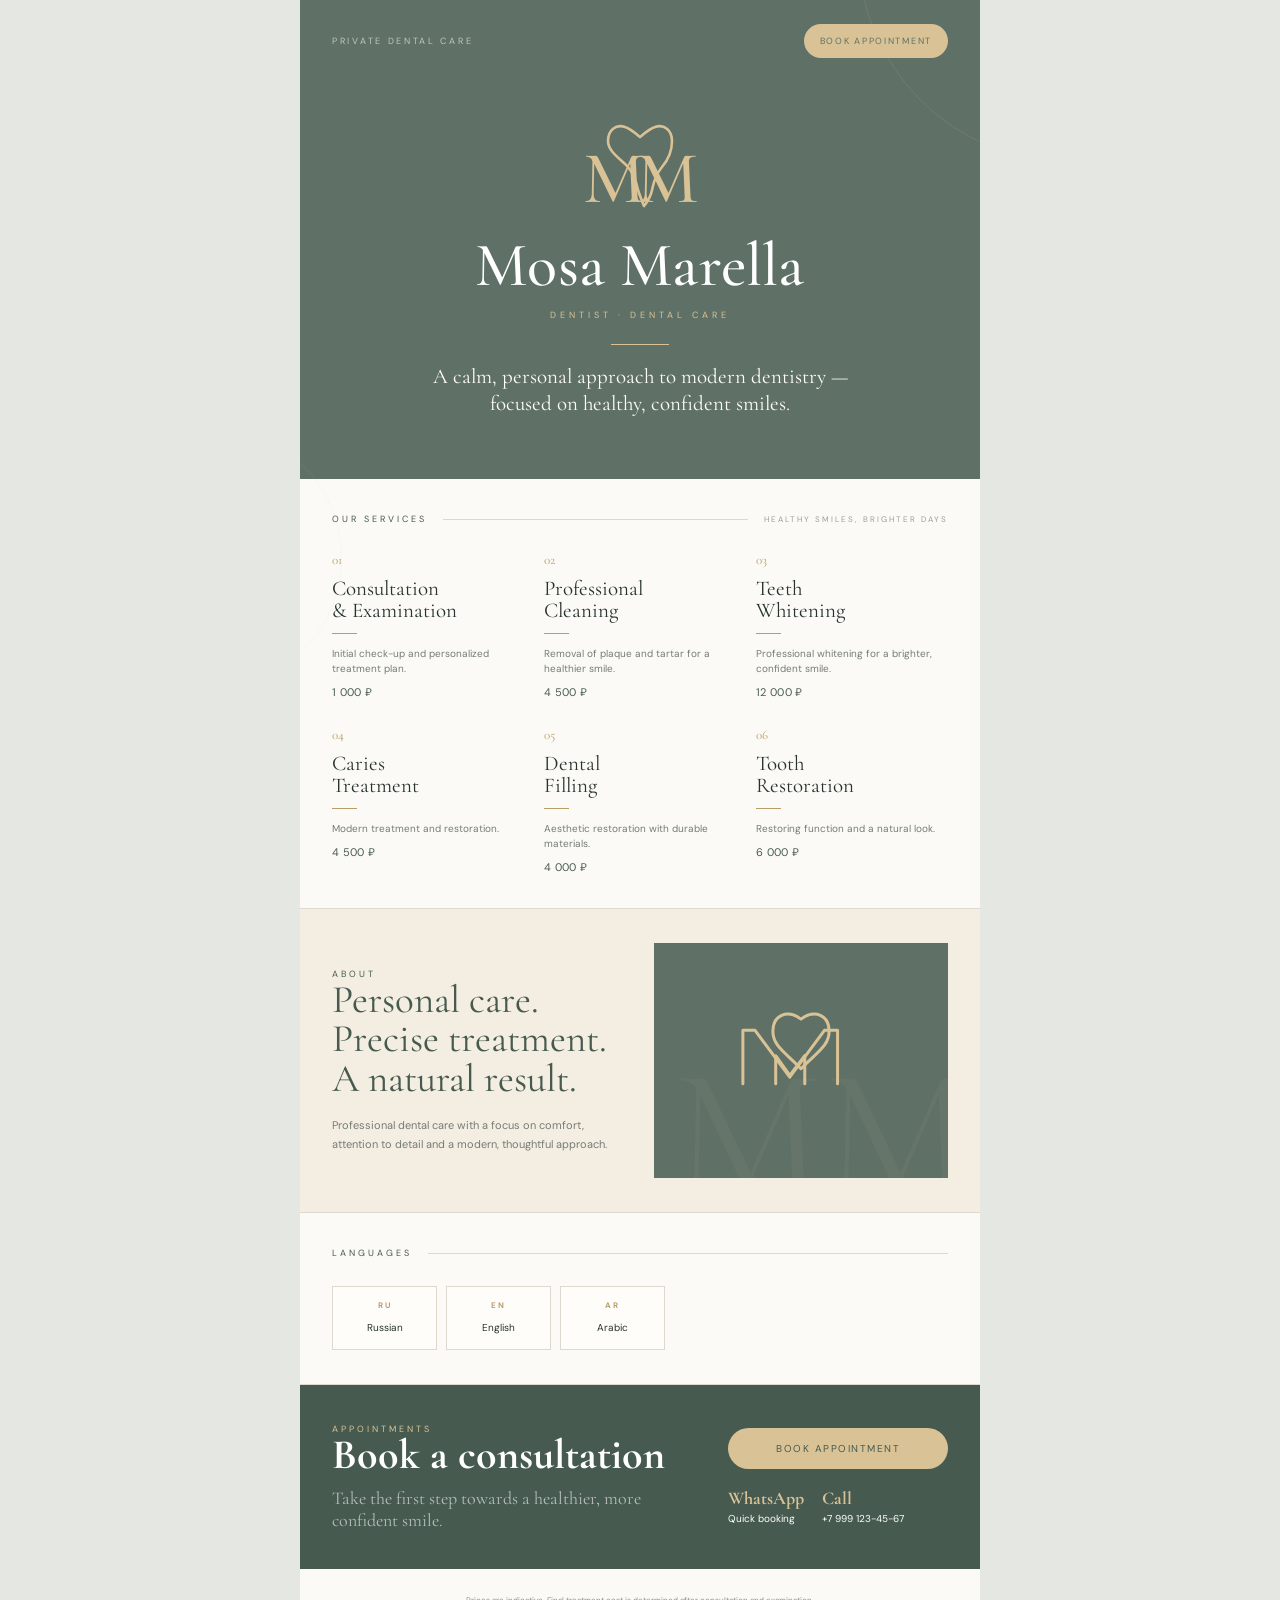
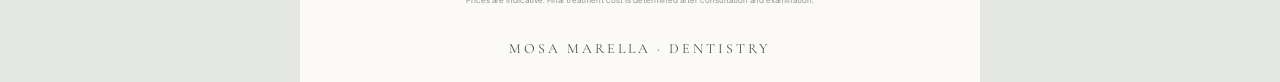
<file: pages/mosa-marella/index.html>
<!doctype html>
<html lang="en">
<head>
<meta charset="utf-8"><meta name="viewport" content="width=device-width,initial-scale=1">
<meta name="theme-color" content="#5f7167"><meta name="description" content="Mosa Marella — private dental care.">
<title>Mosa Marella — Dentist</title>
<style>
@import url('https://fonts.googleapis.com/css2?family=Cormorant+Garamond:wght@400;500;600&family=DM+Sans:wght@400;500;600&display=swap');
:root{--sage:#5f7167;--sage-dark:#465a50;--sage-soft:#dfe4dc;--cream:#f4eee2;--paper:#fbfaf6;--gold:#d9c295;--gold-dark:#b89d69;--ink:#27332d;--muted:#747c76;--line:#ddd9cf}
*{box-sizing:border-box}html{scroll-behavior:smooth}body{margin:0;background:#e4e7e2;color:var(--ink);font-family:"DM Sans",sans-serif}a{text-decoration:none;color:inherit}
.page{width:min(100%,680px);margin:auto;background:var(--paper);min-height:100vh;overflow:hidden}
.hero{background:var(--sage);color:#fff;padding:24px 32px 62px;position:relative}.hero:before{content:"";position:absolute;width:420px;height:420px;border:1px solid rgba(217,194,149,.12);border-radius:50%;right:-300px;top:-260px}.hero:after{content:"";position:absolute;width:260px;height:260px;border:1px solid rgba(217,194,149,.09);border-radius:50%;left:-220px;bottom:-210px}
.nav{display:flex;align-items:center;justify-content:space-between;position:relative;z-index:2}.nav .brand-mini{font-size:9px;letter-spacing:2.7px;text-transform:uppercase;color:#fff9}.nav a{font-size:9px;letter-spacing:1.7px;text-transform:uppercase;color:var(--sage);background:var(--gold);padding:11px 16px;border-radius:22px}
.hero-center{position:relative;z-index:2;text-align:center;margin-top:52px}.logo{width:176px;height:112px;margin:0 auto 16px;display:flex;justify-content:center;align-items:flex-end}
 .logo svg{width:176px;height:112px;overflow:visible}
 .logo .mm{font-family:"Cormorant Garamond",serif;font-size:74px;font-weight:500;fill:var(--gold);letter-spacing:-9px}
 .logo .tooth{fill:none;stroke:var(--gold);stroke-width:2.6;stroke-linecap:round;stroke-linejoin:round}.name{font-family:"Cormorant Garamond",serif;font-size:62px;line-height:.9;font-weight:500;letter-spacing:.2px}.role{margin-top:15px;color:var(--gold);font-size:9px;letter-spacing:4px;text-transform:uppercase}.rule{height:1px;width:58px;background:var(--gold);margin:23px auto 0}.tagline{font-family:"Cormorant Garamond",serif;font-size:21px;line-height:1.3;max-width:440px;margin:18px auto 0;color:#fffdf8}
.section{padding:34px 32px;border-bottom:1px solid var(--line)}.section-head{display:flex;align-items:center;gap:16px;margin-bottom:27px}.eyebrow{font-size:9px;letter-spacing:3px;text-transform:uppercase;color:var(--sage-dark);white-space:nowrap}.head-line{height:1px;background:var(--line);flex:1}.head-note{font-size:8px;letter-spacing:2px;text-transform:uppercase;color:#9a9e99;white-space:nowrap}
.services{display:grid;grid-template-columns:repeat(3,1fr);gap:28px 20px}.service{min-width:0}.num{font-family:"Cormorant Garamond",serif;color:var(--gold-dark);font-size:13px;margin-bottom:10px}.service-name{font-family:"Cormorant Garamond",serif;font-size:21px;line-height:1.02;color:var(--ink)}.service-line{width:25px;height:1px;background:var(--gold-dark);margin:12px 0}.service-desc{font-size:10px;line-height:1.5;color:var(--muted)}.price{font-size:11px;margin-top:9px;color:var(--sage-dark);letter-spacing:.3px}
.about{display:grid;grid-template-columns:1fr 1fr;gap:28px;align-items:center;background:var(--cream)}.about-copy .lead{font-family:"Cormorant Garamond",serif;font-size:39px;line-height:1.02;color:var(--sage-dark);margin:0}.about-copy p{font-size:11px;line-height:1.7;color:var(--muted);margin:17px 0 0}.about-mark{min-height:235px;background:var(--sage);display:grid;place-items:center;position:relative;overflow:hidden}.about-mark:after{content:"MM";position:absolute;font-family:"Cormorant Garamond",serif;font-size:180px;color:rgba(217,194,149,.05);bottom:-65px;right:-25px}.about-logo{width:150px;position:relative;z-index:1}.about-logo svg{width:150px;height:110px}
.languages{display:flex;gap:9px}.lang{border:1px solid var(--line);background:#fffdf9;padding:13px 20px;min-width:105px;text-align:center}.lang b{display:block;color:var(--gold-dark);font-size:8px;letter-spacing:2px;margin-bottom:5px}.lang span{font-size:10px}
.contact{background:var(--sage-dark);color:#fff;padding:38px 32px;display:grid;grid-template-columns:1fr auto;gap:28px;align-items:center}.contact .eyebrow{color:var(--gold)}.contact-title{font-family:"Cormorant Garamond",serif;font-size:42px;line-height:.95;margin:0}.contact-copy{font-family:"Cormorant Garamond",serif;font-size:18px;color:#fff9;margin-top:12px}.contact-actions{min-width:220px}.book{display:block;background:var(--gold);color:var(--sage-dark);padding:14px 20px;text-align:center;border-radius:24px;font-size:10px;letter-spacing:1.5px;text-transform:uppercase}.contact-links{display:flex;gap:18px;margin-top:18px}.contact-link{font-size:10px;color:#fff}.contact-link strong{display:block;font-family:"Cormorant Garamond",serif;font-size:18px;color:var(--gold);margin-bottom:3px}.phone{color:inherit}.note{text-align:center;font-size:8px;line-height:1.6;color:#888e89;padding:17px 20px 0}.footer{text-align:center;padding:25px;font-family:"Cormorant Garamond",serif;color:var(--sage-dark);font-size:14px;letter-spacing:3px}
@media(max-width:600px){.hero{padding:22px 22px 48px}.nav a{padding:10px 13px}.name{font-size:52px}.section{padding:29px 22px}.services{grid-template-columns:repeat(2,1fr);gap:26px 17px}.about{grid-template-columns:1fr}.about-mark{min-height:180px}.contact{padding:32px 22px;grid-template-columns:1fr}.contact-actions{min-width:0}.languages{flex-wrap:wrap}.lang{flex:1;min-width:0}.head-note{display:none}}
@media(max-width:390px){.services{grid-template-columns:1fr}.name{font-size:48px}}
</style>
</head>
<body><main class="page">
<header class="hero">
<nav class="nav"><span class="brand-mini">Private Dental Care</span><a href="#contact">Book Appointment</a></nav>
<div class="hero-center">
<div class="logo" aria-label="MM monogram with tooth">
 <svg viewBox="0 0 176 112" xmlns="http://www.w3.org/2000/svg" role="img">
   <text class="mm" x="31" y="92">MM</text>
   <path class="tooth" d="M56 31
     C56 20 64 14 73 17
     C78 18.5 82 22 88 27
     C94 22 98 18.5 103 17
     C112 14 120 20 120 31
     C120 42 116 50 110 57
     C105 63 102 70 100 80
     C99 86 96 91 92 96
     C90 91 88 86 86 80
     C84 70 81 63 76 57
     C70 50 56 42 56 31 Z"/>
 </svg></div>
<div class="name">Mosa Marella</div><div class="role">Dentist · Dental Care</div><div class="rule"></div><p class="tagline">A calm, personal approach to modern dentistry — focused on healthy, confident smiles.</p>
</div>
</header>

<section class="section">
<div class="section-head"><span class="eyebrow">Our Services</span><span class="head-line"></span><span class="head-note">Healthy smiles, brighter days</span></div>
<div class="services">
<div class="service"><div class="num">01</div><div class="service-name">Consultation<br>&amp; Examination</div><div class="service-line"></div><div class="service-desc">Initial check-up and personalized treatment plan.</div><div class="price">1 000 ₽</div></div>
<div class="service"><div class="num">02</div><div class="service-name">Professional<br>Cleaning</div><div class="service-line"></div><div class="service-desc">Removal of plaque and tartar for a healthier smile.</div><div class="price">4 500 ₽</div></div>
<div class="service"><div class="num">03</div><div class="service-name">Teeth<br>Whitening</div><div class="service-line"></div><div class="service-desc">Professional whitening for a brighter, confident smile.</div><div class="price">12 000 ₽</div></div>
<div class="service"><div class="num">04</div><div class="service-name">Caries<br>Treatment</div><div class="service-line"></div><div class="service-desc">Modern treatment and restoration.</div><div class="price">4 500 ₽</div></div>
<div class="service"><div class="num">05</div><div class="service-name">Dental<br>Filling</div><div class="service-line"></div><div class="service-desc">Aesthetic restoration with durable materials.</div><div class="price">4 000 ₽</div></div>
<div class="service"><div class="num">06</div><div class="service-name">Tooth<br>Restoration</div><div class="service-line"></div><div class="service-desc">Restoring function and a natural look.</div><div class="price">6 000 ₽</div></div>
</div>
</section>

<section class="about section">
<div class="about-copy"><div class="eyebrow">About</div><p class="lead">Personal care.<br>Precise treatment.<br>A natural result.</p><p>Professional dental care with a focus on comfort, attention to detail and a modern, thoughtful approach.</p></div>
<div class="about-mark"><div class="about-logo"><svg viewBox="0 0 160 115" fill="none" xmlns="http://www.w3.org/2000/svg"><path d="M18 85V28H31L68 78L105 28H119V85" stroke="#D9C295" stroke-width="3.2" stroke-linecap="round" stroke-linejoin="round"/><path d="M53 85V55L68 76L84 55V85" stroke="#D9C295" stroke-width="3.2" stroke-linecap="round" stroke-linejoin="round"/><path d="M50 29C50 12 65 5 80 16C95 5 110 12 110 29C110 45 96 52 80 69C64 52 50 45 50 29Z" stroke="#D9C295" stroke-width="3.2" stroke-linecap="round" stroke-linejoin="round"/></svg></div></div>
</section>

<section class="section"><div class="section-head"><span class="eyebrow">Languages</span><span class="head-line"></span></div><div class="languages"><div class="lang"><b>RU</b><span>Russian</span></div><div class="lang"><b>EN</b><span>English</span></div><div class="lang"><b>AR</b><span>Arabic</span></div></div></section>

<section class="contact" id="contact"><div><div class="eyebrow">Appointments</div><h2 class="contact-title">Book a consultation</h2><div class="contact-copy">Take the first step towards a healthier, more confident smile.</div></div><div class="contact-actions"><a class="book" href="tel:+79991234567">Book Appointment</a><div class="contact-links"><a class="contact-link" href="https://wa.me/79991234567"><strong>WhatsApp</strong>Quick booking</a><a class="contact-link" href="tel:+79991234567"><strong>Call</strong>+7 999 123-45-67</a></div></div></section>
<p class="note">Prices are indicative. Final treatment cost is determined after consultation and examination.</p>
<footer class="footer">MOSA MARELLA · DENTISTRY</footer>
</main></body></html>
</file>
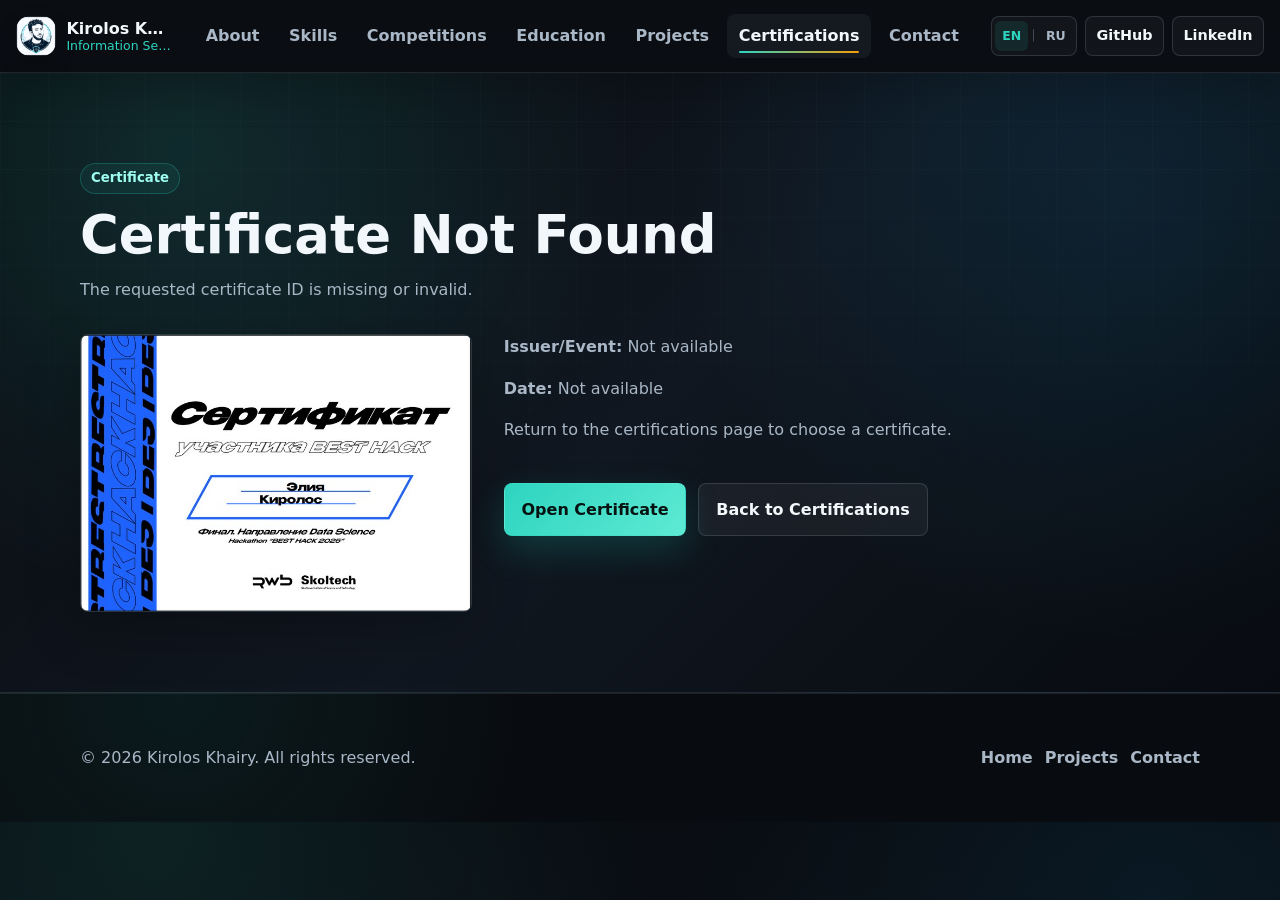
<file: pages/certificate.html>
<!DOCTYPE html>
<html lang="en">
<head>
  <meta charset="utf-8">
  <meta name="viewport" content="width=device-width, initial-scale=1">
  <title>Certificate | Kirolos Khairy</title>
  <meta name="description" content="Certificate detail page for Kirolos Khairy.">
  <meta name="robots" content="noindex,follow">
  <meta name="theme-color" content="#101114">
  <link rel="canonical" href="https://kiroloskhairy.com/pages/certificate.html">
  <link rel="alternate" hreflang="en" href="https://kiroloskhairy.com/pages/certificate.html">
  <link rel="alternate" hreflang="ru" href="https://kiroloskhairy.com/ru/pages/certificate.html">
  <link rel="stylesheet" href="/css/site.css">
  <script defer src="/Scripts/scripts.js"></script>
  <script defer src="/Scripts/certificate.js?v=20260810-3"></script>
</head>
<body>
<a class="skip-link" href="#main">Skip to main content</a>
<header class="site-header"><nav class="nav container" aria-label="Primary navigation">
<a class="brand" href="/"><img class="brand-mark" src="/images/icon.png?v=20260512-5" width="40" height="40" alt="" aria-hidden="true"><span class="brand-copy"><strong>Kirolos Khairy</strong><span>Information Security</span></span></a>
<button class="nav-toggle" id="menu-toggle" type="button" aria-label="Open navigation menu" aria-expanded="false" aria-controls="primary-nav"><span class="nav-toggle-bars" aria-hidden="true"></span></button>
<ul class="nav-menu" id="primary-nav"><li><a href="/#about">About</a></li><li><a href="/#skills">Skills</a></li><li><a href="/#competitions">Competitions</a></li><li><a href="/#education">Education</a></li><li><a href="/pages/projects.html">Projects</a></li><li><a href="/pages/certifications.html" aria-current="page">Certifications</a></li><li><a href="/pages/contact.html">Contact</a></li></ul>
<div class="nav-actions" role="group" aria-label="Header actions"><div class="language-switcher" aria-label="Language switcher"><a href="/pages/certificate.html" hreflang="en" lang="en" aria-current="true">EN</a><span aria-hidden="true">|</span><a href="/ru/pages/certificate.html" hreflang="ru" lang="ru">RU</a></div><a class="social-link" href="https://github.com/KirolosKhairy" target="_blank" rel="noopener noreferrer">GitHub</a><a class="social-link" href="https://www.linkedin.com/in/kirolos-khairy/" target="_blank" rel="noopener noreferrer">LinkedIn</a></div>
</nav></header>
<main id="main"><section class="section page-hero certificate-page"><div class="container certificate-detail" id="certificate-detail"><div class="section-header"><p class="eyebrow">Certificate</p><h1 id="certificate-title">Certificate Details</h1><p id="certificate-summary">Loading certificate information...</p></div><div class="split"><div class="media-panel"><img id="certificate-image" src="/images/Certifications/thumbs/best-hack-2025.jpg" width="480" height="340" alt="Certificate preview"></div><div class="text-panel"><p><strong>Issuer/Event:</strong> <span id="certificate-issuer">Not available</span></p><p><strong>Date:</strong> <span id="certificate-date">Not available</span></p><p id="certificate-description">Certificate details will appear here.</p><div class="button-row"><a class="button" id="certificate-original" href="#" target="_blank" rel="noopener noreferrer">Open Certificate</a><a class="button secondary" href="/pages/certifications.html">Back to Certifications</a></div></div></div><noscript><p class="notice">JavaScript is required for this detail view.</p></noscript></div></section></main>
<button id="scroll-to-top" type="button" aria-label="Back to top">Top</button>
<footer class="site-footer"><div class="container footer-grid"><p>&copy; 2026 Kirolos Khairy. All rights reserved.</p><div class="footer-links" role="group" aria-label="Footer links"><a href="/">Home</a><a href="/pages/projects.html">Projects</a><a href="/pages/contact.html">Contact</a></div></div></footer>
</body></html>
</file>
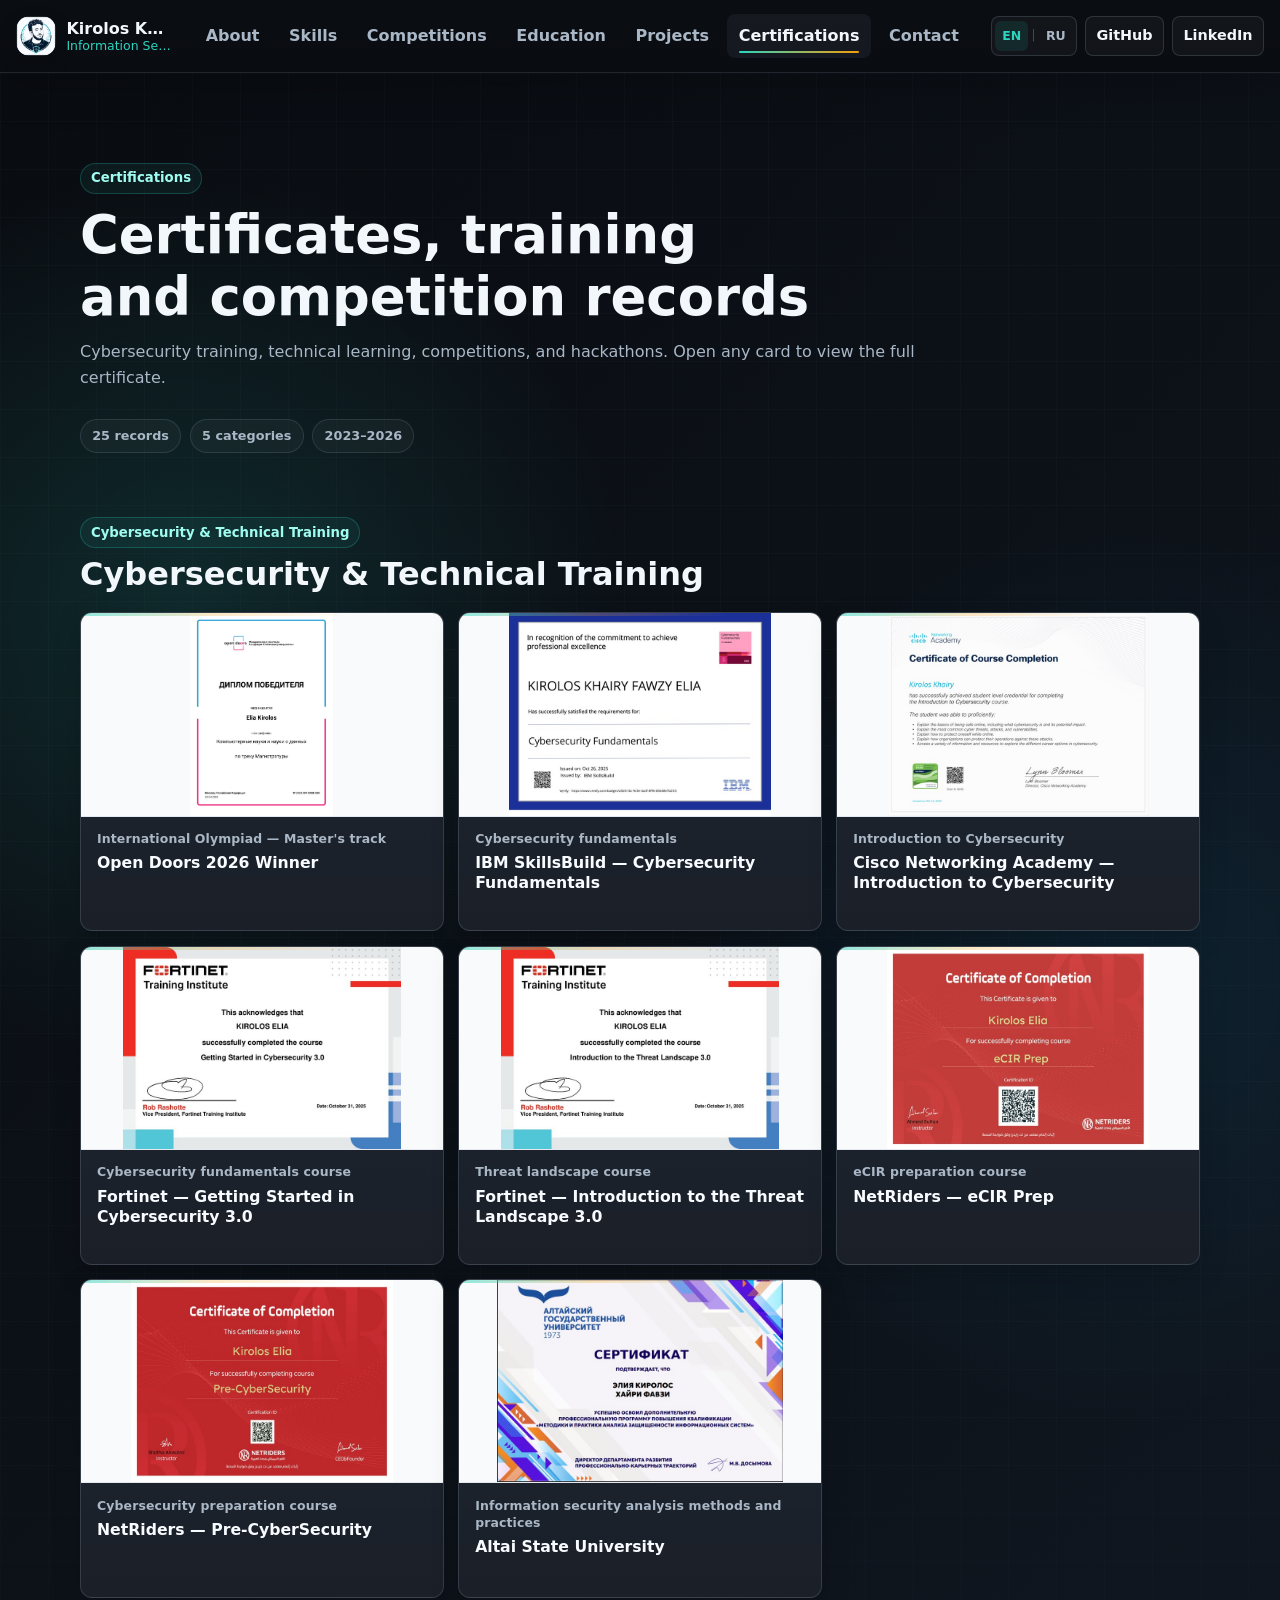
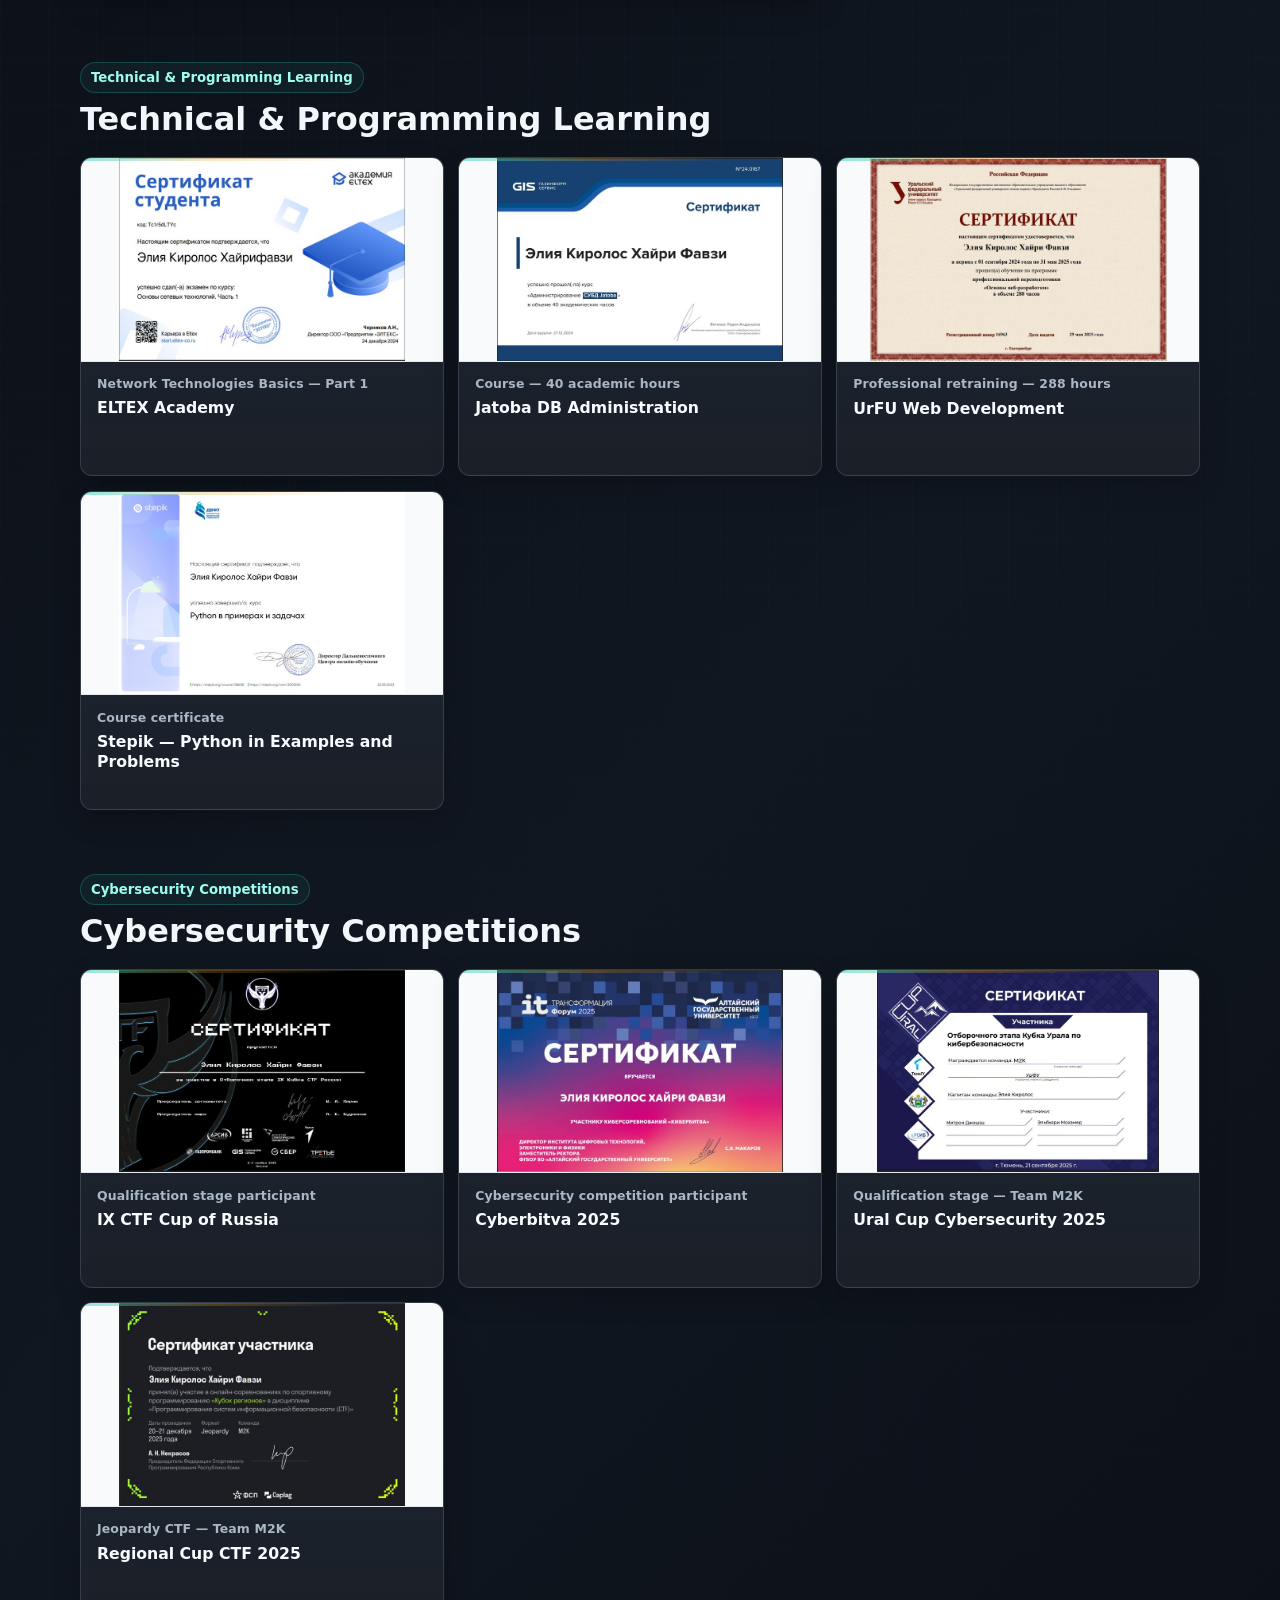
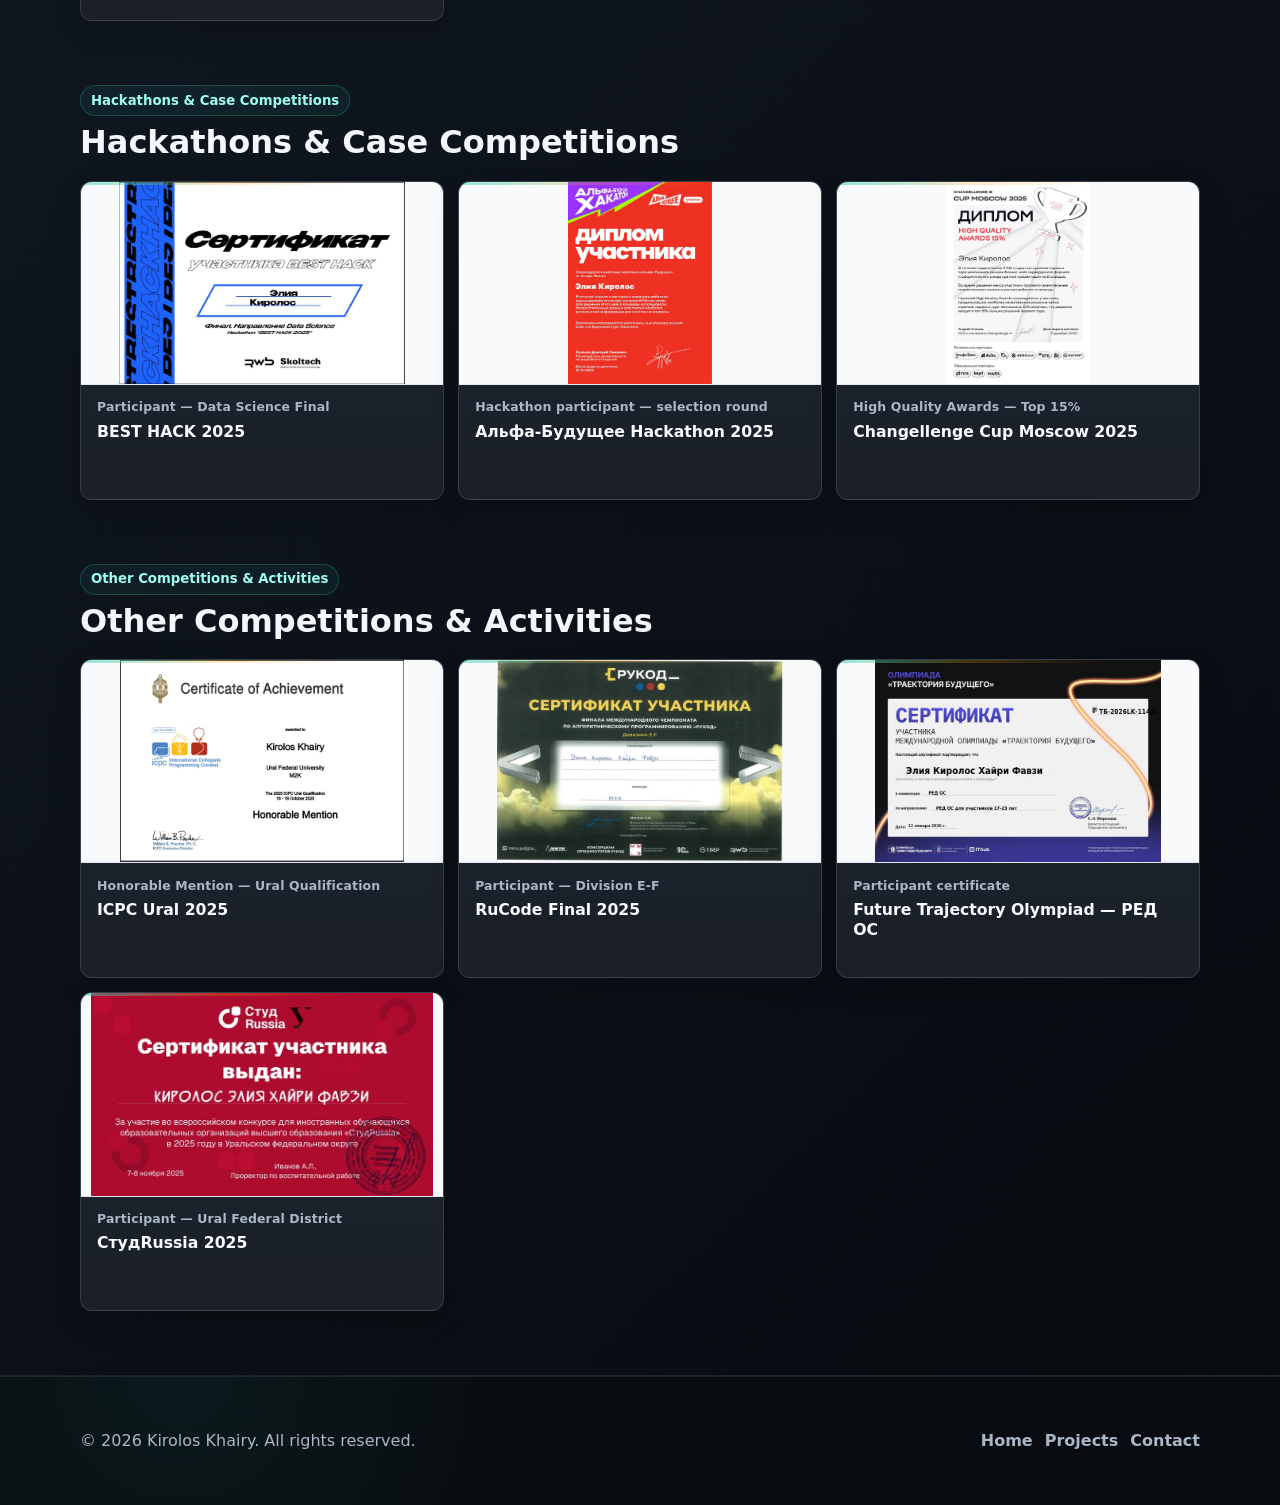
<file: pages/certifications.html>
<!DOCTYPE html>
<html lang="en">
<head>
  <meta charset="utf-8">
  <meta name="viewport" content="width=device-width, initial-scale=1">
  <title>Certifications &amp; Competitions | Kirolos Khairy</title>
  <meta name="description" content="Cybersecurity certifications, technical training, and competition records from Kirolos Khairy.">
  <meta name="theme-color" content="#101114">
  <link rel="canonical" href="https://kiroloskhairy.com/pages/certifications.html">
  <link rel="alternate" hreflang="en" href="https://kiroloskhairy.com/pages/certifications.html">
  <link rel="alternate" hreflang="ru" href="https://kiroloskhairy.com/ru/pages/certifications.html">
  <link rel="alternate" hreflang="x-default" href="https://kiroloskhairy.com/pages/certifications.html">
  <meta property="og:type" content="website">
  <meta property="og:locale" content="en_US">
  <meta property="og:locale:alternate" content="ru_RU">
  <meta property="og:title" content="Certifications | Kirolos Khairy">
  <meta property="og:description" content="Cybersecurity certifications, technical training, and competition records from Kirolos Khairy.">
  <meta property="og:url" content="https://kiroloskhairy.com/pages/certifications.html">
  <meta property="og:image" content="https://kiroloskhairy.com/images/social-card.jpg?v=20260512-3">
  <meta property="og:image:secure_url" content="https://kiroloskhairy.com/images/social-card.jpg?v=20260512-3">
  <meta property="og:image:type" content="image/jpeg">
  <meta property="og:image:width" content="1200">
  <meta property="og:image:height" content="630">
  <meta name="twitter:card" content="summary_large_image">
  <meta name="twitter:title" content="Certifications | Kirolos Khairy">
  <meta name="twitter:description" content="Certificate and competition records from Kirolos Khairy's portfolio.">
  <meta name="twitter:image" content="https://kiroloskhairy.com/images/social-card.jpg?v=20260512-3">
  <link rel="icon" href="/images/favicon-32.png?v=20260512-5" sizes="32x32" type="image/png">
  <link rel="shortcut icon" href="/images/favicon-32.png?v=20260512-5" type="image/png">
  <link rel="apple-touch-icon" href="/images/apple-touch-icon.png?v=20260512-5">
  <link rel="manifest" href="/site.webmanifest?v=20260512-5">
  <link rel="stylesheet" href="/css/site.css">
  <link rel="stylesheet" href="/css/certifications.css">
  <script defer src="/Scripts/scripts.js"></script>
</head>
<body>
  <a class="skip-link" href="#main">Skip to main content</a>
  <header class="site-header">
    <nav class="nav container" aria-label="Primary navigation">
      <a class="brand" href="/">
        <img class="brand-mark" src="/images/icon.png?v=20260512-5" width="40" height="40" alt="" aria-hidden="true">
        <span class="brand-copy"><strong>Kirolos Khairy</strong><span>Information Security</span></span>
      </a>
      <button class="nav-toggle" id="menu-toggle" type="button" aria-label="Open navigation menu" aria-expanded="false" aria-controls="primary-nav"><span class="nav-toggle-bars" aria-hidden="true"></span></button>
      <ul class="nav-menu" id="primary-nav">
        <li><a href="/#about">About</a></li><li><a href="/#skills">Skills</a></li><li><a href="/#competitions">Competitions</a></li><li><a href="/#education">Education</a></li>
        <li><a href="/pages/projects.html">Projects</a></li><li><a href="/pages/certifications.html" aria-current="page">Certifications</a></li><li><a href="/pages/contact.html">Contact</a></li>
      </ul>
      <div class="nav-actions" role="group" aria-label="Header actions">
        <div class="language-switcher" aria-label="Language switcher"><a href="/pages/certifications.html" hreflang="en" lang="en" aria-current="true">EN</a><span aria-hidden="true">|</span><a href="/ru/pages/certifications.html" hreflang="ru" lang="ru">RU</a></div>
        <a class="social-link" href="https://github.com/KirolosKhairy" target="_blank" rel="noopener noreferrer">GitHub</a>
        <a class="social-link" href="https://www.linkedin.com/in/kirolos-khairy/" target="_blank" rel="noopener noreferrer">LinkedIn</a>
      </div>
    </nav>
  </header>
  <main id="main">
    <section class="section page-hero certifications-page">
      <div class="container">
        <div class="section-header">
          <p class="eyebrow">Certifications</p>
          <h1>Certificates, training and competition records</h1>
          <p>Cybersecurity training, technical learning, competitions, and hackathons. Open any card to view the full certificate.</p>
          <div class="certification-summary" aria-label="Certification overview">
            <span>25 records</span>
            <span>5 categories</span>
            <span>2023–2026</span>
          </div>
        </div>
        <section class="section certification-group" id="cybersecurity-training">
          <div class="section-header">
            <p class="eyebrow">Cybersecurity & Technical Training</p>
            <h2>Cybersecurity & Technical Training</h2>
          </div>
          <div class="card-grid">
          <a class="card card-link certificate-card" href="/pages/certificate.html?id=open-doors-winner-2026">
            <img src="/images/Certifications/thumbs/open-doors-winner-2026.jpg" width="480" height="340" loading="lazy" alt="Open Doors 2026 Winner diploma">
            <div class="card-body">
              <p class="meta">International Olympiad — Master's track</p>
              <h3>Open Doors 2026 Winner</h3>
            </div>
          </a>

          <a class="card card-link certificate-card" href="/pages/certificate.html?id=ibm-cybersecurity-fundamentals-2025">
            <img src="/images/Certifications/thumbs/ibm-cybersecurity-fundamentals-2025.jpg" width="480" height="340" loading="lazy" alt="IBM SkillsBuild — Cybersecurity Fundamentals certificate preview">
            <div class="card-body">
              <p class="meta">Cybersecurity fundamentals</p>
              <h3>IBM SkillsBuild — Cybersecurity Fundamentals</h3>
            </div>
          </a>
          <a class="card card-link certificate-card" href="/pages/certificate.html?id=cisco-introduction-to-cybersecurity-2025">
            <img src="/images/Certifications/thumbs/cisco-introduction-to-cybersecurity-2025.jpg" width="480" height="340" loading="lazy" alt="Cisco Networking Academy — Introduction to Cybersecurity certificate preview">
            <div class="card-body">
              <p class="meta">Introduction to Cybersecurity</p>
              <h3>Cisco Networking Academy — Introduction to Cybersecurity</h3>
            </div>
          </a>
          <a class="card card-link certificate-card" href="/pages/certificate.html?id=fortinet-getting-started-cybersecurity-2025">
            <img src="/images/Certifications/thumbs/fortinet-getting-started-cybersecurity-2025.jpg" width="480" height="340" loading="lazy" alt="Fortinet — Getting Started in Cybersecurity 3.0 certificate preview">
            <div class="card-body">
              <p class="meta">Cybersecurity fundamentals course</p>
              <h3>Fortinet — Getting Started in Cybersecurity 3.0</h3>
            </div>
          </a>
          <a class="card card-link certificate-card" href="/pages/certificate.html?id=fortinet-threat-landscape-2025">
            <img src="/images/Certifications/thumbs/fortinet-threat-landscape-2025.jpg" width="480" height="340" loading="lazy" alt="Fortinet — Introduction to the Threat Landscape 3.0 certificate preview">
            <div class="card-body">
              <p class="meta">Threat landscape course</p>
              <h3>Fortinet — Introduction to the Threat Landscape 3.0</h3>
            </div>
          </a>
          <a class="card card-link certificate-card" href="/pages/certificate.html?id=netriders-ecir-prep-2025">
            <img src="/images/Certifications/thumbs/netriders-ecir-prep-2025.jpg" width="480" height="340" loading="lazy" alt="NetRiders — eCIR Prep certificate preview">
            <div class="card-body">
              <p class="meta">eCIR preparation course</p>
              <h3>NetRiders — eCIR Prep</h3>
            </div>
          </a>
<a class="card card-link certificate-card" href="/pages/certificate.html?id=netriders-pre-cybersecurity-2025">
            <img src="/images/Certifications/thumbs/netriders-pre-cybersecurity-2025.jpg" width="480" height="340" loading="lazy" alt="NetRiders — Pre-CyberSecurity certificate preview">
            <div class="card-body">
              <p class="meta">Cybersecurity preparation course</p>
              <h3>NetRiders — Pre-CyberSecurity</h3>
            </div>
          </a>
          <a class="card card-link certificate-card" href="/pages/certificate.html?id=altai-infosec-2025">
            <img src="/images/Certifications/thumbs/altai-infosec-2025.jpg" width="480" height="340" loading="lazy" alt="Altai State University certificate preview">
            <div class="card-body">
              <p class="meta">Information security analysis methods and practices</p>
              <h3>Altai State University</h3>
            </div>
          </a>
          </div>
        </section>
        <section class="section certification-group" id="technical-learning">
          <div class="section-header">
            <p class="eyebrow">Technical & Programming Learning</p>
            <h2>Technical & Programming Learning</h2>
          </div>
          <div class="card-grid">
          <a class="card card-link certificate-card" href="/pages/certificate.html?id=eltex-network-2024">
            <img src="/images/Certifications/thumbs/eltex-network-2024.jpg" width="480" height="340" loading="lazy" alt="ELTEX Academy certificate preview">
            <div class="card-body">
              <p class="meta">Network Technologies Basics — Part 1</p>
              <h3>ELTEX Academy</h3>
            </div>
          </a>
          <a class="card card-link certificate-card" href="/pages/certificate.html?id=jatoba-db-2024">
            <img src="/images/Certifications/thumbs/jatoba-db-2024.jpg" width="480" height="340" loading="lazy" alt="Jatoba DB Administration certificate preview">
            <div class="card-body">
              <p class="meta">Course — 40 academic hours</p>
              <h3>Jatoba DB Administration</h3>
            </div>
          </a>
          <a class="card card-link certificate-card" href="/pages/certificate.html?id=urfu-web-2025">
            <img src="/images/Certifications/thumbs/urfu-web-2025.jpg" width="480" height="340" loading="lazy" alt="UrFU Web Development certificate preview">
            <div class="card-body">
              <p class="meta">Professional retraining — 288 hours</p>
              <h3>UrFU Web Development</h3>
            </div>
          </a>
<a class="card card-link certificate-card" href="/pages/certificate.html?id=stepik-python-examples-2023">
            <img src="/images/Certifications/thumbs/stepik-python-examples-2023.jpg" width="480" height="340" loading="lazy" alt="Stepik — Python in Examples and Problems certificate preview">
            <div class="card-body">
              <p class="meta">Course certificate</p>
              <h3>Stepik — Python in Examples and Problems</h3>
            </div>
          </a>
          </div>
        </section>
        <section class="section certification-group" id="cybersecurity-competitions">
          <div class="section-header">
            <p class="eyebrow">Cybersecurity Competitions</p>
            <h2>Cybersecurity Competitions</h2>
          </div>
          <div class="card-grid">
          <a class="card card-link certificate-card" href="/pages/certificate.html?id=ix-ctf-cup-2025">
            <img src="/images/Certifications/thumbs/ix-ctf-cup-2025.jpg" width="480" height="340" loading="lazy" alt="IX CTF Cup of Russia certificate preview">
            <div class="card-body">
              <p class="meta">Qualification stage participant</p>
              <h3>IX CTF Cup of Russia</h3>
            </div>
          </a>
          <a class="card card-link certificate-card" href="/pages/certificate.html?id=cyberbitva-2025">
            <img src="/images/Certifications/thumbs/cyberbitva-2025.jpg" width="480" height="340" loading="lazy" alt="Cyberbitva 2025 certificate preview">
            <div class="card-body">
              <p class="meta">Cybersecurity competition participant</p>
              <h3>Cyberbitva 2025</h3>
            </div>
          </a>
          <a class="card card-link certificate-card" href="/pages/certificate.html?id=ural-cup-ctf-2025">
            <img src="/images/Certifications/thumbs/ural-cup-ctf-2025.jpg" width="480" height="340" loading="lazy" alt="Ural Cup Cybersecurity 2025 certificate preview">
            <div class="card-body">
              <p class="meta">Qualification stage — Team M2K</p>
              <h3>Ural Cup Cybersecurity 2025</h3>
            </div>
          </a>
          <a class="card card-link certificate-card" href="/pages/certificate.html?id=regional-cup-ctf-2025">
            <img src="/images/Certifications/thumbs/regional-cup-ctf-2025.jpg" width="480" height="340" loading="lazy" alt="Regional Cup CTF 2025 certificate preview">
            <div class="card-body">
              <p class="meta">Jeopardy CTF — Team M2K</p>
              <h3>Regional Cup CTF 2025</h3>
            </div>
          </a>
          </div>
        </section>
        <section class="section certification-group" id="hackathons">
          <div class="section-header">
            <p class="eyebrow">Hackathons & Case Competitions</p>
            <h2>Hackathons & Case Competitions</h2>
          </div>
          <div class="card-grid">
          <a class="card card-link certificate-card" href="/pages/certificate.html?id=best-hack-2025">
            <img src="/images/Certifications/thumbs/best-hack-2025.jpg" width="480" height="340" loading="lazy" alt="BEST HACK 2025 certificate preview">
            <div class="card-body">
              <p class="meta">Participant — Data Science Final</p>
              <h3>BEST HACK 2025</h3>
            </div>
          </a>
          <a class="card card-link certificate-card" href="/pages/certificate.html?id=alfa-budushchee-hackathon-2025">
            <img src="/images/Certifications/thumbs/alfa-budushchee-hackathon-2025.jpg" width="480" height="340" loading="lazy" alt="Альфа-Будущее Hackathon 2025 certificate preview">
            <div class="card-body">
              <p class="meta">Hackathon participant — selection round</p>
              <h3>Альфа-Будущее Hackathon 2025</h3>
            </div>
          </a>
          <a class="card card-link certificate-card" href="/pages/certificate.html?id=changellenge-cup-high-quality-15-2025">
            <img src="/images/Certifications/thumbs/changellenge-cup-high-quality-15-2025.jpg" width="480" height="340" loading="lazy" alt="Changellenge Cup Moscow 2025 certificate preview">
            <div class="card-body">
              <p class="meta">High Quality Awards — Top 15%</p>
              <h3>Changellenge Cup Moscow 2025</h3>
            </div>
          </a>
          </div>
        </section>
        <section class="section certification-group" id="other-competitions">
          <div class="section-header">
            <p class="eyebrow">Other Competitions & Activities</p>
            <h2>Other Competitions & Activities</h2>
          </div>
          <div class="card-grid">
          <a class="card card-link certificate-card" href="/pages/certificate.html?id=icpc-ural-2025">
            <img src="/images/Certifications/thumbs/icpc-ural-2025.jpg" width="480" height="340" loading="lazy" alt="ICPC Ural 2025 certificate preview">
            <div class="card-body">
              <p class="meta">Honorable Mention — Ural Qualification</p>
              <h3>ICPC Ural 2025</h3>
            </div>
          </a>
          <a class="card card-link certificate-card" href="/pages/certificate.html?id=rucode-final-2025">
            <img src="/images/Certifications/thumbs/rucode-final-2025.jpg" width="480" height="340" loading="lazy" alt="RuCode Final 2025 certificate preview">
            <div class="card-body">
              <p class="meta">Participant — Division E-F</p>
              <h3>RuCode Final 2025</h3>
            </div>
          </a>
          <a class="card card-link certificate-card" href="/pages/certificate.html?id=future-trajectory-olympiad-2026">
            <img src="/images/Certifications/thumbs/future-trajectory-olympiad-2026.jpg" width="480" height="340" loading="lazy" alt="Future Trajectory Olympiad — РЕД ОС certificate preview">
            <div class="card-body">
              <p class="meta">Participant certificate</p>
              <h3>Future Trajectory Olympiad — РЕД ОС</h3>
            </div>
          </a>
          <a class="card card-link certificate-card" href="/pages/certificate.html?id=studrussia-2025">
            <img src="/images/Certifications/thumbs/studrussia-2025.jpg" width="480" height="340" loading="lazy" alt="СтудRussia 2025 certificate preview">
            <div class="card-body">
              <p class="meta">Participant — Ural Federal District</p>
              <h3>СтудRussia 2025</h3>
            </div>
          </a>
          </div>
        </section>
      </div>
    </section>
  </main>
  <button id="scroll-to-top" type="button" aria-label="Back to top">Top</button>
  <footer class="site-footer"><div class="container footer-grid"><p>&copy; 2026 Kirolos Khairy. All rights reserved.</p><div class="footer-links" role="group" aria-label="Footer links"><a href="/">Home</a><a href="/pages/projects.html">Projects</a><a href="/pages/contact.html">Contact</a></div></div></footer>
</body>
</html>
</file>
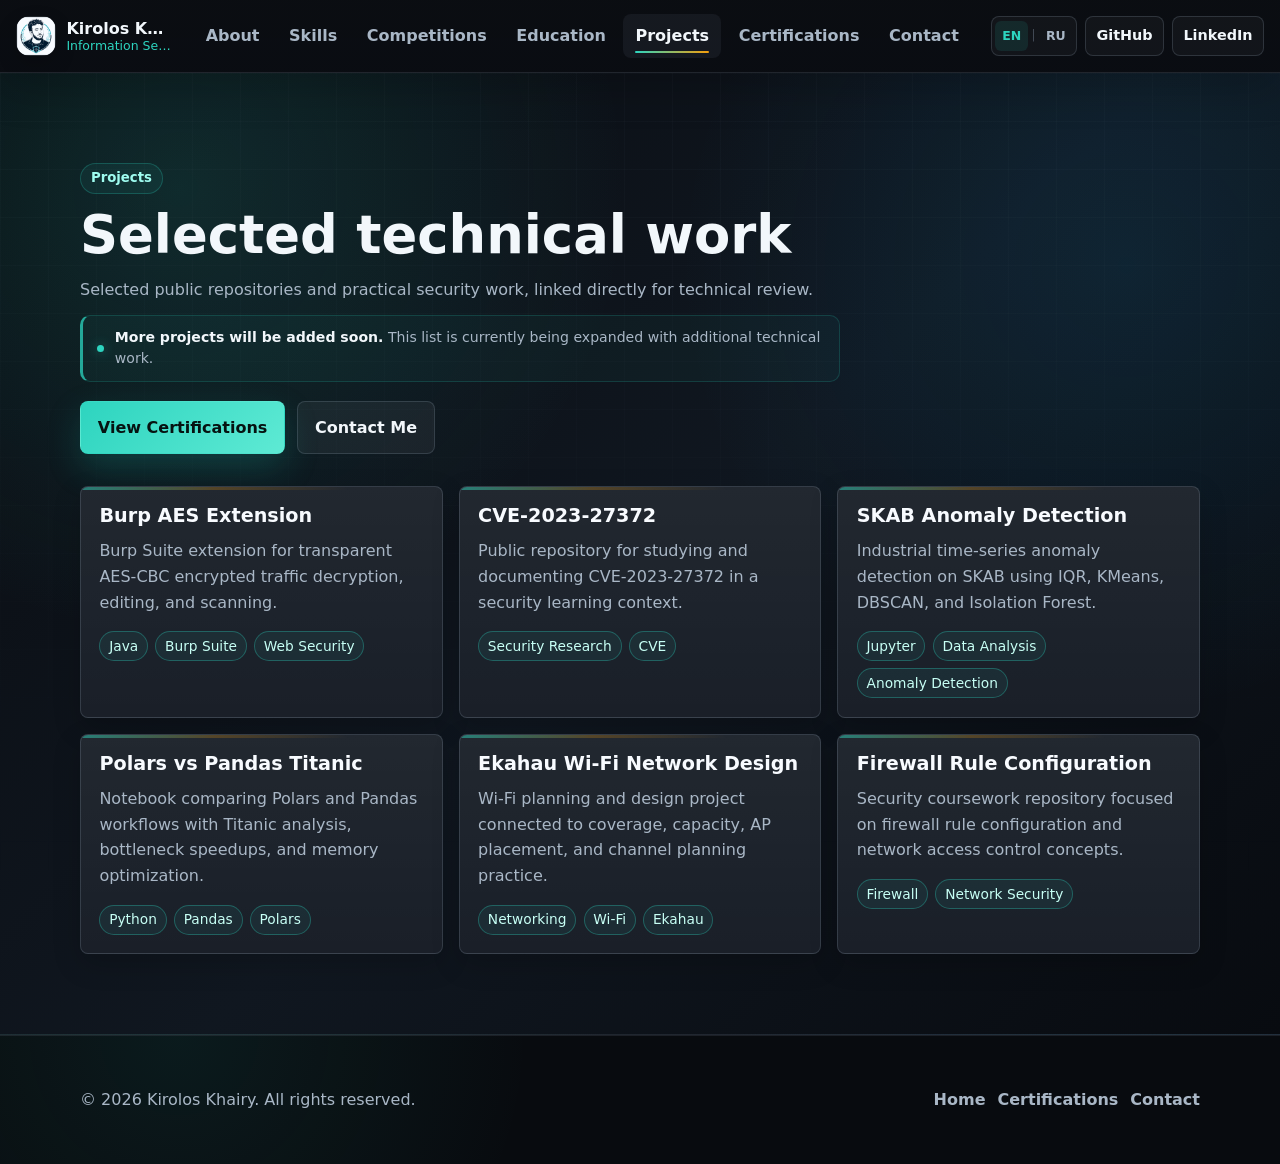
<file: pages/projects.html>
<!DOCTYPE html>
<html lang="en">
<head>
  <meta charset="utf-8">
  <meta name="viewport" content="width=device-width, initial-scale=1">
  <title>Projects | Kirolos Khairy</title>
  <meta name="description" content="Selected cybersecurity, data analysis, networking, and software projects by Kirolos Khairy.">
  <meta name="theme-color" content="#101114">
  <link rel="canonical" href="https://kiroloskhairy.com/pages/projects.html">
  <link rel="alternate" hreflang="en" href="https://kiroloskhairy.com/pages/projects.html">
  <link rel="alternate" hreflang="ru" href="https://kiroloskhairy.com/ru/pages/projects.html">
  <link rel="alternate" hreflang="x-default" href="https://kiroloskhairy.com/pages/projects.html">

  <meta property="og:type" content="website">
  <meta property="og:locale" content="en_US">
  <meta property="og:locale:alternate" content="ru_RU">
  <meta property="og:title" content="Projects | Kirolos Khairy">
  <meta property="og:description" content="Cybersecurity, data analysis, networking, and software projects.">
  <meta property="og:url" content="https://kiroloskhairy.com/pages/projects.html">
  <meta property="og:image" content="https://kiroloskhairy.com/images/social-card.jpg?v=20260512-3">
  <meta property="og:image:secure_url" content="https://kiroloskhairy.com/images/social-card.jpg?v=20260512-3">
  <meta property="og:image:type" content="image/jpeg">
  <meta property="og:image:width" content="1200">
  <meta property="og:image:height" content="630">
  <meta name="twitter:card" content="summary_large_image">
  <meta name="twitter:title" content="Projects | Kirolos Khairy">
  <meta name="twitter:description" content="Selected technical projects from Kirolos Khairy's portfolio.">
  <meta name="twitter:image" content="https://kiroloskhairy.com/images/social-card.jpg?v=20260512-3">

  <link rel="icon" href="/images/favicon-32.png?v=20260512-5" sizes="32x32" type="image/png">
  <link rel="shortcut icon" href="/images/favicon-32.png?v=20260512-5" type="image/png">
  <link rel="apple-touch-icon" href="/images/apple-touch-icon.png?v=20260512-5">
  <link rel="manifest" href="/site.webmanifest?v=20260512-5">
  <link rel="stylesheet" href="/css/site.css">

  <style>
    .project-update-note {
      display: inline-flex;
      align-items: center;
      gap: 0.65rem;
      max-width: 760px;
      margin-top: 0.15rem;
      padding: 0.7rem 0.9rem;
      border: 1px solid rgba(45, 212, 191, 0.18);
      border-left: 3px solid rgba(45, 212, 191, 0.75);
      border-radius: 10px;
      background: rgba(45, 212, 191, 0.045);
      color: var(--muted);
      font-size: 0.88rem;
      line-height: 1.5;
    }

    .project-update-note strong {
      color: var(--text);
      font-weight: 700;
    }

    .project-update-dot {
      flex: 0 0 auto;
      width: 7px;
      height: 7px;
      border-radius: 50%;
      background: var(--primary);
      box-shadow: 0 0 12px rgba(45, 212, 191, 0.45);
    }

    @media (max-width: 600px) {
      .project-update-note {
        display: flex;
        width: 100%;
        box-sizing: border-box;
      }
    }
  </style>
  <script defer src="/Scripts/scripts.js"></script>
</head>
<body>
  <a class="skip-link" href="#main">Skip to main content</a>

  <header class="site-header">
    <nav class="nav container" aria-label="Primary navigation">
      <a class="brand" href="/">
        <img class="brand-mark" src="/images/icon.png?v=20260512-5" width="40" height="40" alt="" aria-hidden="true">
        <span class="brand-copy">
          <strong>Kirolos Khairy</strong>
          <span>Information Security</span>
        </span>
      </a>
      <button class="nav-toggle" id="menu-toggle" type="button" aria-label="Open navigation menu" aria-expanded="false" aria-controls="primary-nav">
        <span class="nav-toggle-bars" aria-hidden="true"></span>
      </button>
      <ul class="nav-menu" id="primary-nav">
        <li><a href="/#about">About</a></li>
        <li><a href="/#skills">Skills</a></li>
        <li><a href="/#competitions">Competitions</a></li>
        <li><a href="/#education">Education</a></li>
        <li><a href="/pages/projects.html" aria-current="page">Projects</a></li>
        <li><a href="/pages/certifications.html">Certifications</a></li>
        <li><a href="/pages/contact.html">Contact</a></li>
      </ul>
      <div class="nav-actions" role="group" aria-label="Header actions">
        <div class="language-switcher" aria-label="Language switcher">
          <a href="/pages/projects.html" hreflang="en" lang="en" aria-current="true">EN</a>
          <span aria-hidden="true">|</span>
          <a href="/ru/pages/projects.html" hreflang="ru" lang="ru">RU</a>
        </div>
        <a class="social-link" href="https://github.com/KirolosKhairy" target="_blank" rel="noopener noreferrer">GitHub</a>
        <a class="social-link" href="https://www.linkedin.com/in/kirolos-khairy/" target="_blank" rel="noopener noreferrer">LinkedIn</a>
      </div>
    </nav>
  </header>

  <main id="main">
    <section class="section page-hero">
      <div class="container">
        <div class="section-header">
          <p class="eyebrow">Projects</p>
          <h1>Selected technical work</h1>
          <p>Selected public repositories and practical security work, linked directly for technical review.</p>
          <div class="project-update-note" role="note">
            <span class="project-update-dot" aria-hidden="true"></span>
            <span><strong>More projects will be added soon.</strong> This list is currently being expanded with additional technical work.</span>
          </div>
          <div class="button-row page-actions">
            <a class="button" href="/pages/certifications.html">View Certifications</a>
            <a class="button secondary" href="/pages/contact.html">Contact Me</a>
          </div>
        </div>

        <div class="card-grid">
          <a class="card card-link" href="https://github.com/KirolosKhairy/burp-aes-extension" target="_blank" rel="noopener noreferrer">
            <h3>Burp AES Extension</h3>
            <p>Burp Suite extension for transparent AES-CBC encrypted traffic decryption, editing, and scanning.</p>
            <div class="tags">
              <span class="tag">Java</span>
              <span class="tag">Burp Suite</span>
              <span class="tag">Web Security</span>
            </div>
          </a>
          <a class="card card-link" href="https://github.com/KirolosKhairy/CVE-2023-27372" target="_blank" rel="noopener noreferrer">
            <h3>CVE-2023-27372</h3>
            <p>Public repository for studying and documenting CVE-2023-27372 in a security learning context.</p>
            <div class="tags">
              <span class="tag">Security Research</span>
              <span class="tag">CVE</span>
            </div>
          </a>
          <a class="card card-link" href="https://github.com/KirolosKhairy/skab-anomaly-detection" target="_blank" rel="noopener noreferrer">
            <h3>SKAB Anomaly Detection</h3>
            <p>Industrial time-series anomaly detection on SKAB using IQR, KMeans, DBSCAN, and Isolation Forest.</p>
            <div class="tags">
              <span class="tag">Jupyter</span>
              <span class="tag">Data Analysis</span>
              <span class="tag">Anomaly Detection</span>
            </div>
          </a>
          <a class="card card-link" href="https://github.com/KirolosKhairy/polars-vs-pandas-titanic" target="_blank" rel="noopener noreferrer">
            <h3>Polars vs Pandas Titanic</h3>
            <p>Notebook comparing Polars and Pandas workflows with Titanic analysis, bottleneck speedups, and memory optimization.</p>
            <div class="tags">
              <span class="tag">Python</span>
              <span class="tag">Pandas</span>
              <span class="tag">Polars</span>
            </div>
          </a>
          <a class="card card-link" href="https://github.com/KirolosKhairy/Ekahau-Wifi-Network-Design" target="_blank" rel="noopener noreferrer">
            <h3>Ekahau Wi-Fi Network Design</h3>
            <p>Wi-Fi planning and design project connected to coverage, capacity, AP placement, and channel planning practice.</p>
            <div class="tags">
              <span class="tag">Networking</span>
              <span class="tag">Wi-Fi</span>
              <span class="tag">Ekahau</span>
            </div>
          </a>
          <a class="card card-link" href="https://github.com/KirolosKhairy/Firewall-Rule-Configuration" target="_blank" rel="noopener noreferrer">
            <h3>Firewall Rule Configuration</h3>
            <p>Security coursework repository focused on firewall rule configuration and network access control concepts.</p>
            <div class="tags">
              <span class="tag">Firewall</span>
              <span class="tag">Network Security</span>
            </div>
          </a>
        </div>
      </div>
    </section>

  </main>

  <button id="scroll-to-top" type="button" aria-label="Back to top">Top</button>

  <footer class="site-footer">
    <div class="container footer-grid">
      <p>&copy; 2026 Kirolos Khairy. All rights reserved.</p>
      <div class="footer-links" role="group" aria-label="Footer links">
        <a href="/">Home</a>
        <a href="/pages/certifications.html">Certifications</a>
        <a href="/pages/contact.html">Contact</a>
      </div>
    </div>
  </footer>
</body>
</html>
</file>
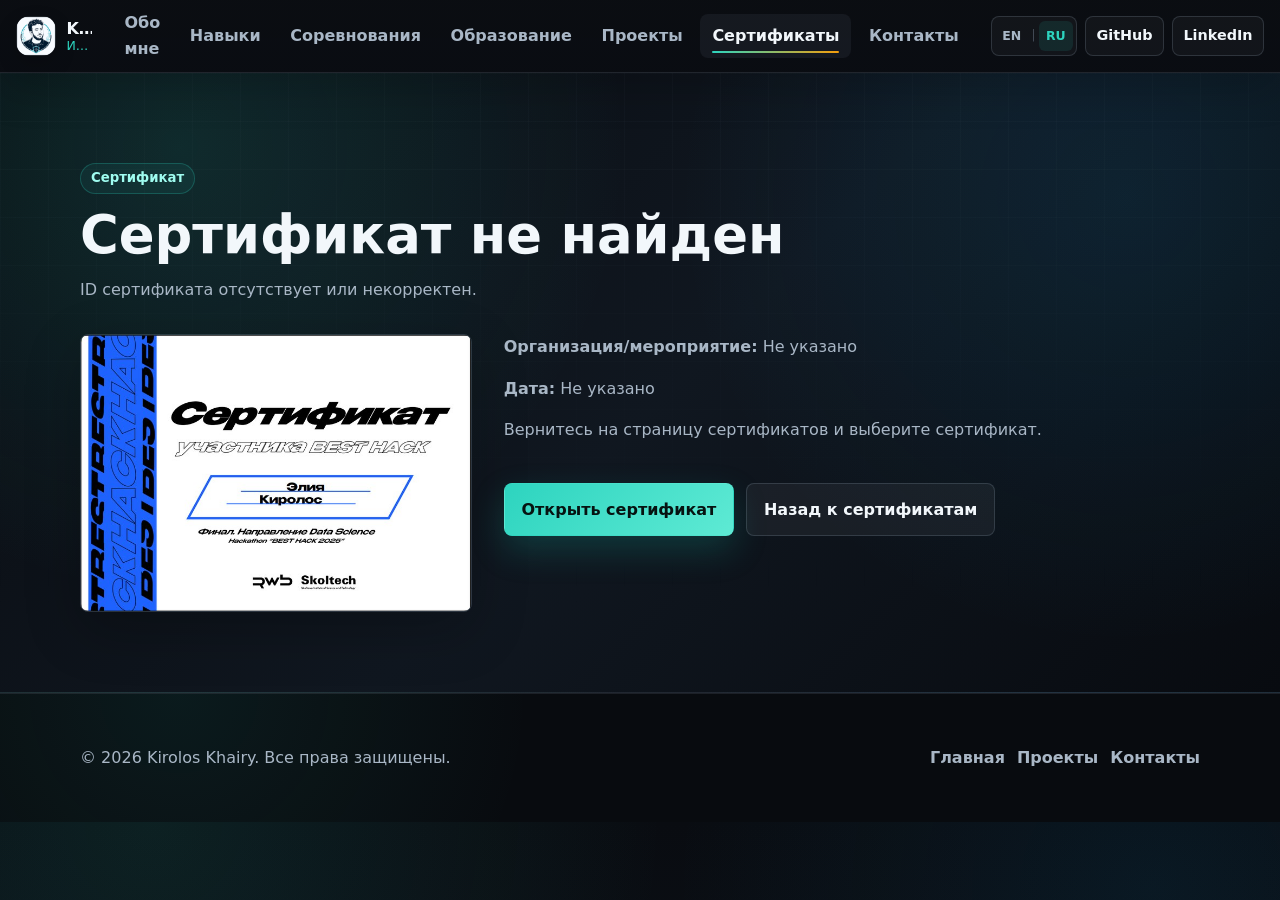
<file: ru/pages/certificate.html>
<!DOCTYPE html>
<html lang="ru">
<head>
  <meta charset="utf-8"><meta name="viewport" content="width=device-width, initial-scale=1">
  <title>Сертификат | Kirolos Khairy</title><meta name="description" content="Страница просмотра сертификата из портфолио Kirolos Khairy."><meta name="robots" content="noindex,follow"><meta name="theme-color" content="#101114">
  <link rel="canonical" href="https://kiroloskhairy.com/ru/pages/certificate.html"><link rel="alternate" hreflang="en" href="https://kiroloskhairy.com/pages/certificate.html"><link rel="alternate" hreflang="ru" href="https://kiroloskhairy.com/ru/pages/certificate.html">
  <link rel="stylesheet" href="/css/site.css"><script defer src="/Scripts/scripts.js"></script><script defer src="/Scripts/certificate.js?v=20260810-3"></script>
</head>
<body>
<a class="skip-link" href="#main">Перейти к основному содержанию</a>
<header class="site-header"><nav class="nav container" aria-label="Основная навигация"><a class="brand" href="/ru/"><img class="brand-mark" src="/images/icon.png?v=20260512-5" width="40" height="40" alt="" aria-hidden="true"><span class="brand-copy"><strong>Kirolos Khairy</strong><span>Информационная безопасность</span></span></a><button class="nav-toggle" id="menu-toggle" type="button" aria-label="Открыть меню навигации" aria-expanded="false" aria-controls="primary-nav"><span class="nav-toggle-bars" aria-hidden="true"></span></button><ul class="nav-menu" id="primary-nav"><li><a href="/ru/#about">Обо мне</a></li><li><a href="/ru/#skills">Навыки</a></li><li><a href="/ru/#competitions">Соревнования</a></li><li><a href="/ru/#education">Образование</a></li><li><a href="/ru/pages/projects.html">Проекты</a></li><li><a href="/ru/pages/certifications.html" aria-current="page">Сертификаты</a></li><li><a href="/ru/pages/contact.html">Контакты</a></li></ul><div class="nav-actions" role="group" aria-label="Действия в шапке"><div class="language-switcher" aria-label="Переключатель языка"><a href="/pages/certificate.html" hreflang="en" lang="en">EN</a><span aria-hidden="true">|</span><a href="/ru/pages/certificate.html" hreflang="ru" lang="ru" aria-current="true">RU</a></div><a class="social-link" href="https://github.com/KirolosKhairy" target="_blank" rel="noopener noreferrer">GitHub</a><a class="social-link" href="https://www.linkedin.com/in/kirolos-khairy/" target="_blank" rel="noopener noreferrer">LinkedIn</a></div></nav></header>
<main id="main"><section class="section page-hero certificate-page"><div class="container certificate-detail" id="certificate-detail"><div class="section-header"><p class="eyebrow">Сертификат</p><h1 id="certificate-title">Детали сертификата</h1><p id="certificate-summary">Загрузка информации о сертификате...</p></div><div class="split"><div class="media-panel"><img id="certificate-image" src="/images/Certifications/thumbs/best-hack-2025.jpg" width="480" height="340" alt="Превью сертификата"></div><div class="text-panel"><p><strong>Организация/мероприятие:</strong> <span id="certificate-issuer">Не указано</span></p><p><strong>Дата:</strong> <span id="certificate-date">Не указано</span></p><p id="certificate-description">Детали сертификата появятся здесь.</p><div class="button-row"><a class="button" id="certificate-original" href="#" target="_blank" rel="noopener noreferrer">Открыть сертификат</a><a class="button secondary" href="/ru/pages/certifications.html">Назад к сертификатам</a></div></div></div><noscript><p class="notice">Для этой страницы нужен JavaScript.</p></noscript></div></section></main>
<button id="scroll-to-top" type="button" aria-label="Наверх">Наверх</button><footer class="site-footer"><div class="container footer-grid"><p>&copy; 2026 Kirolos Khairy. Все права защищены.</p><div class="footer-links" role="group" aria-label="Ссылки в подвале"><a href="/ru/">Главная</a><a href="/ru/pages/projects.html">Проекты</a><a href="/ru/pages/contact.html">Контакты</a></div></div></footer>
</body></html>
</file>
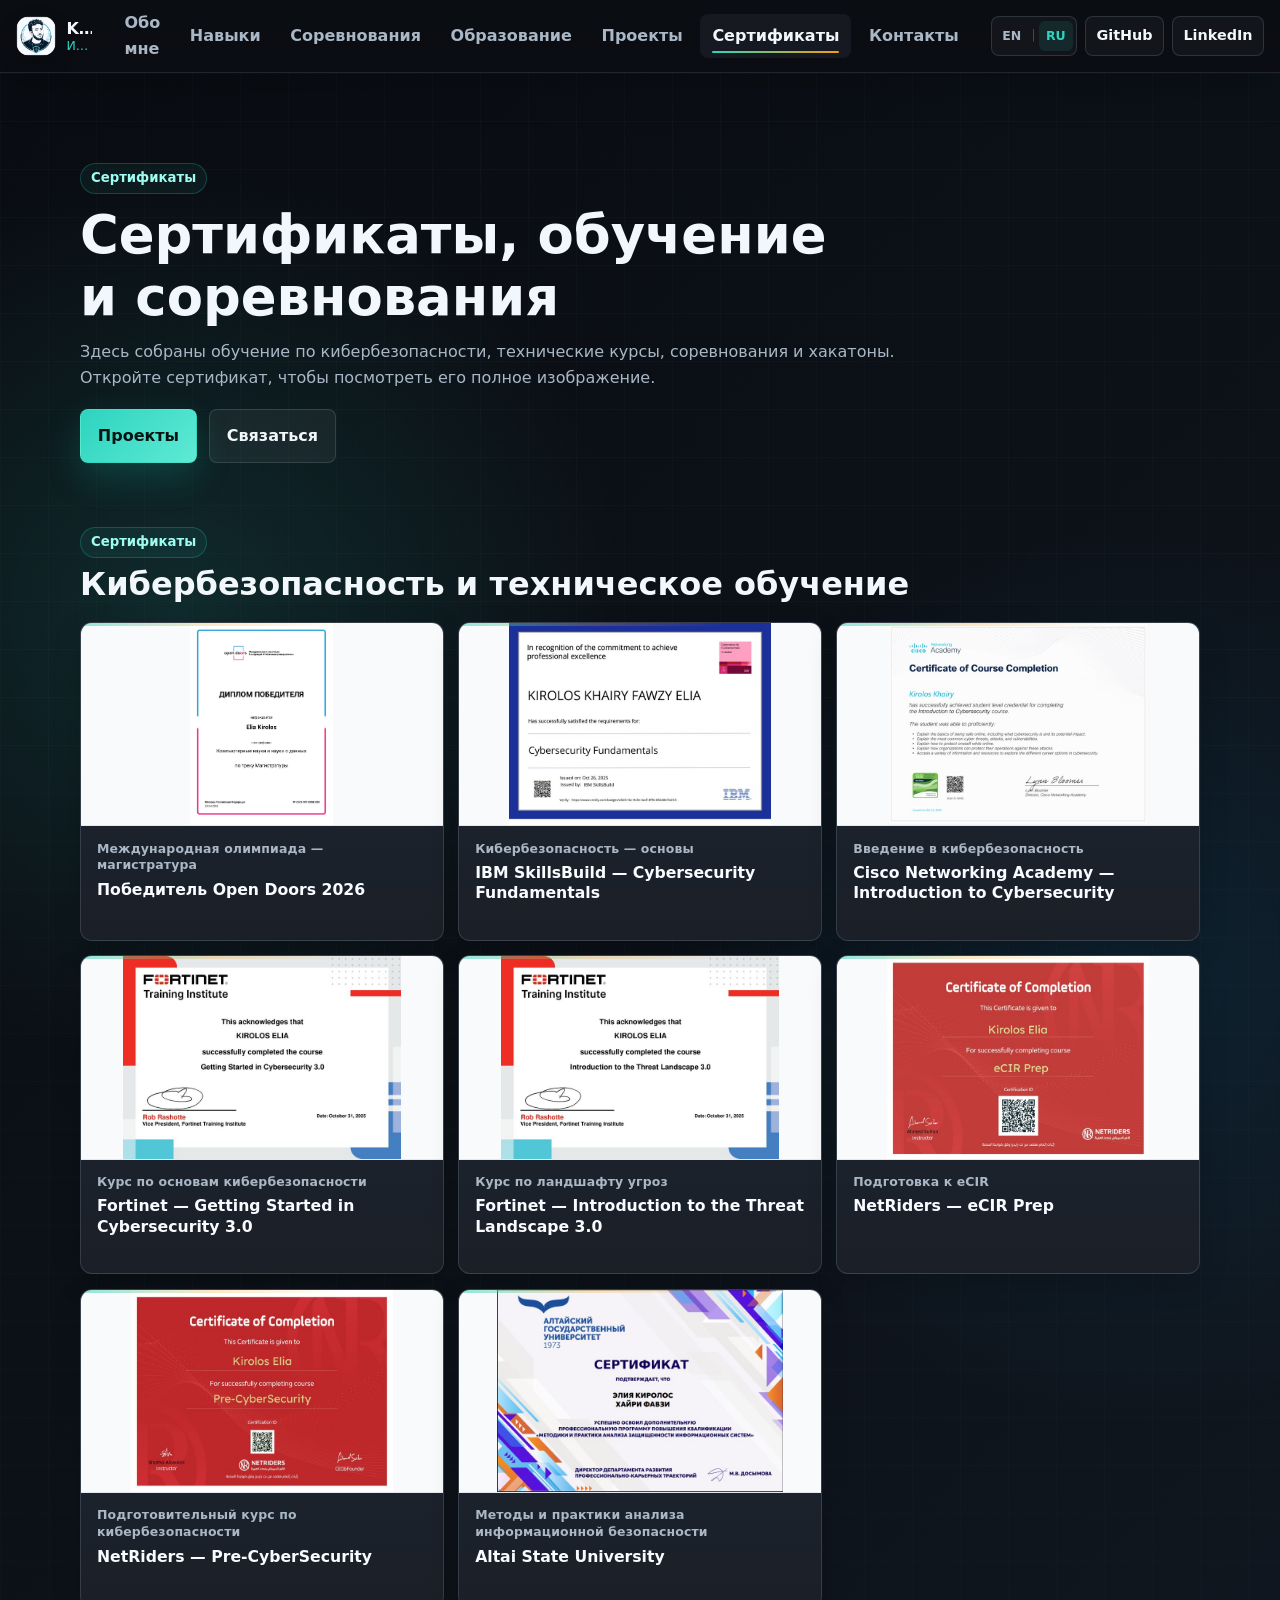
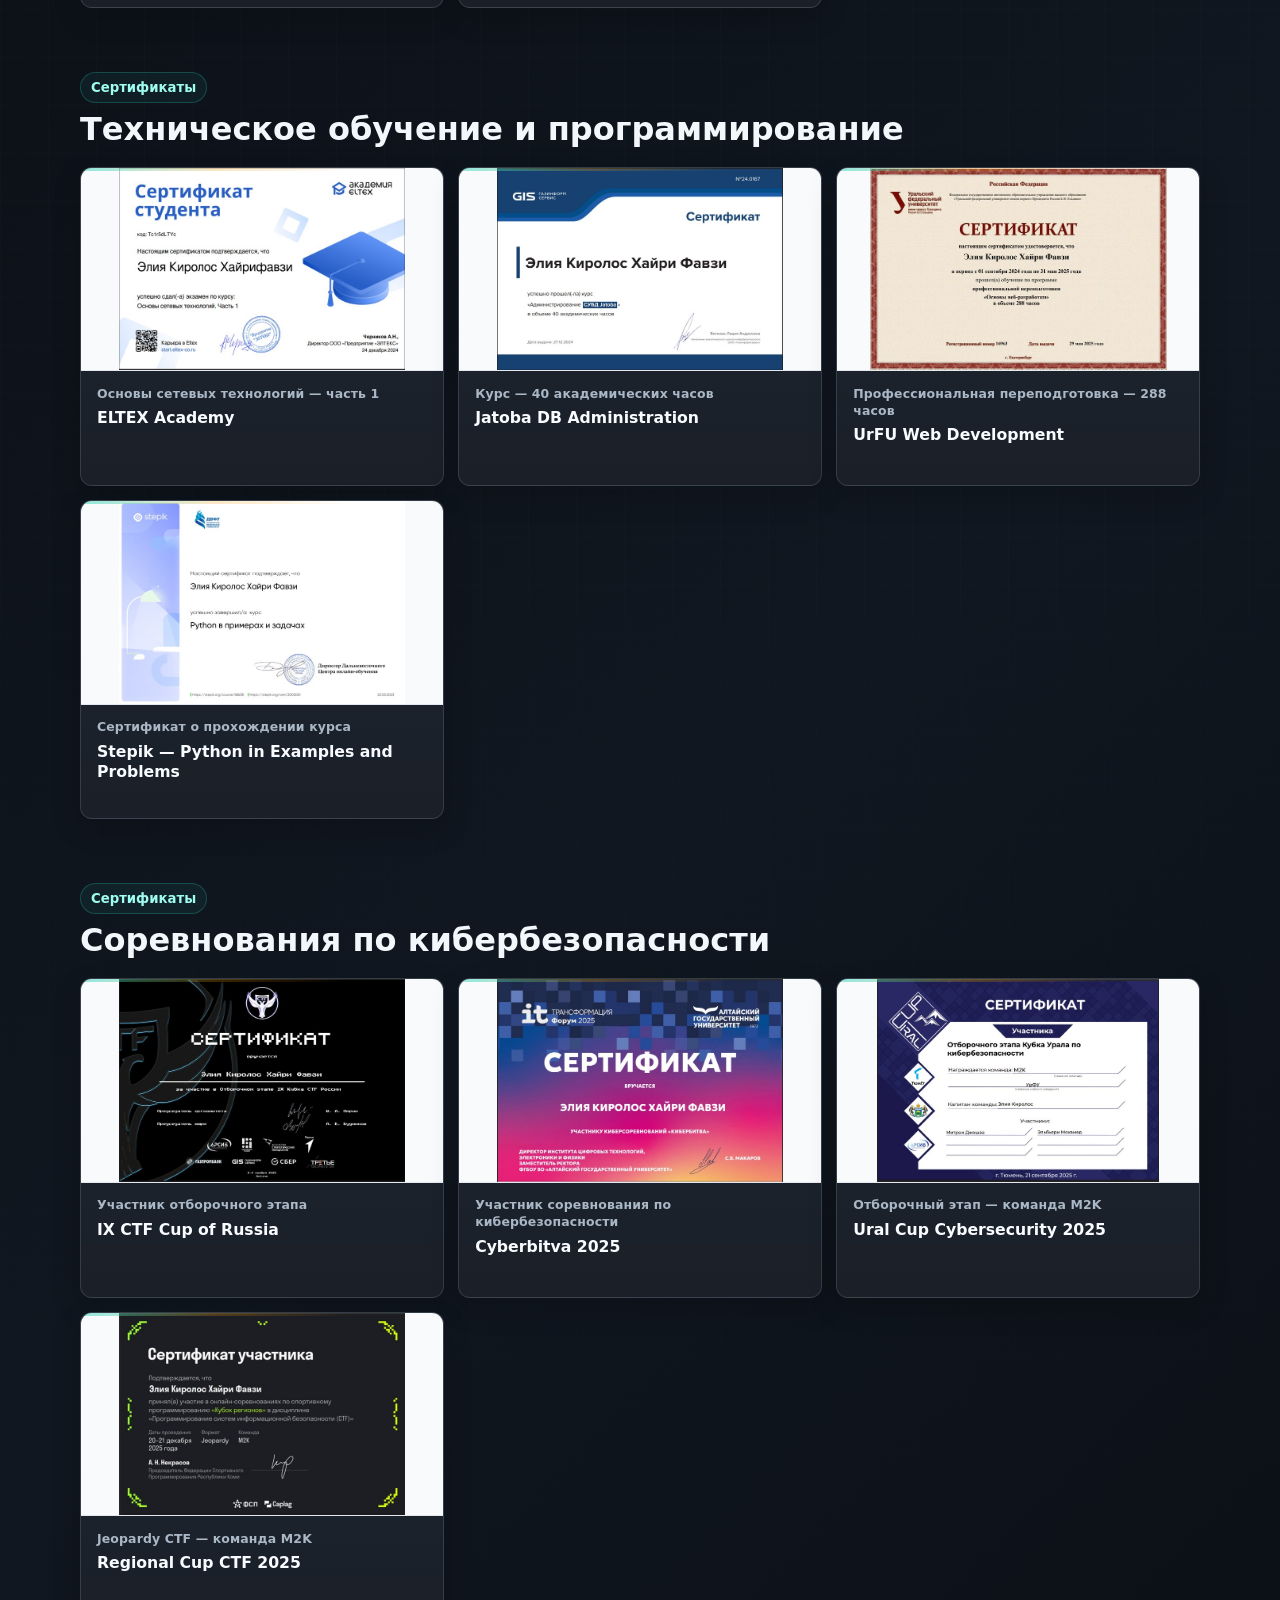
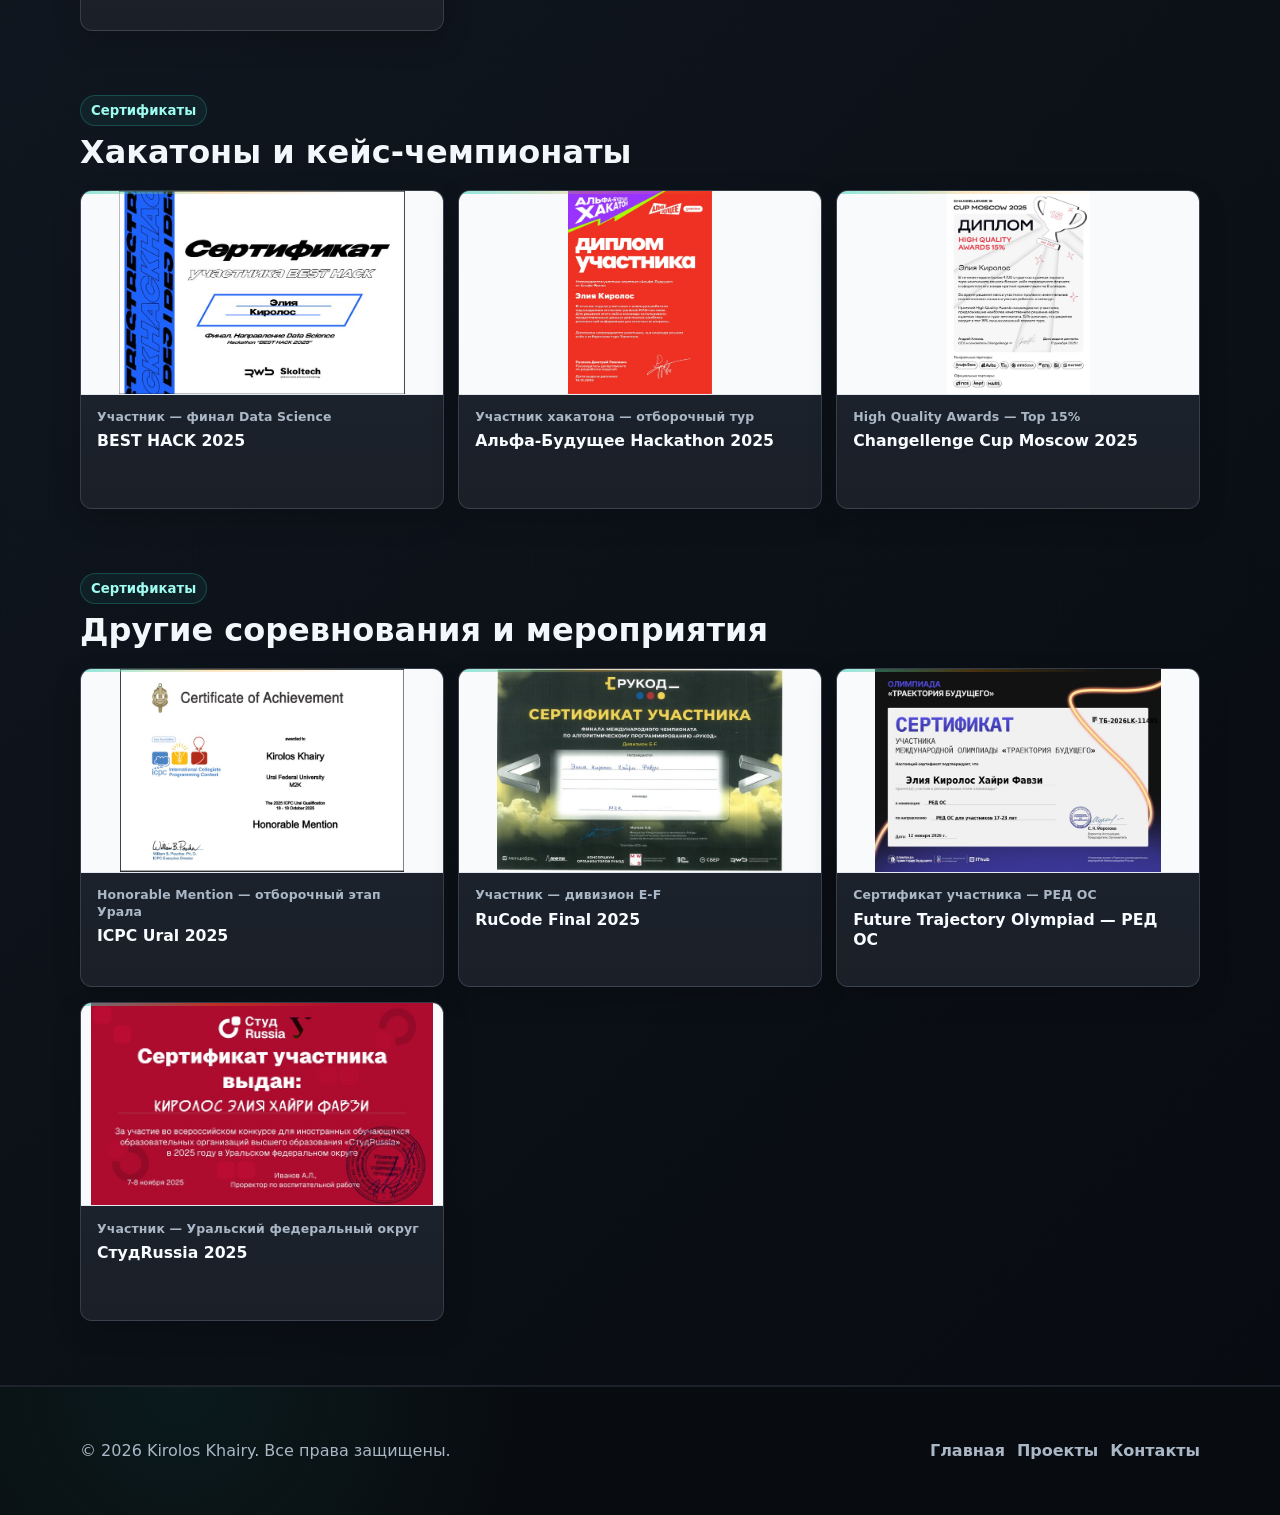
<file: ru/pages/certifications.html>
<!DOCTYPE html>
<html lang="ru">
<head>
  <meta charset="utf-8">
  <meta name="viewport" content="width=device-width, initial-scale=1">
  <title>Сертификаты и соревнования | Kirolos Khairy</title>
  <meta name="description" content="Сертификаты, техническое обучение и подтверждения участия в соревнованиях Kirolos Khairy.">
  <meta name="theme-color" content="#101114">
  <link rel="canonical" href="https://kiroloskhairy.com/ru/pages/certifications.html">
  <link rel="alternate" hreflang="en" href="https://kiroloskhairy.com/pages/certifications.html">
  <link rel="alternate" hreflang="ru" href="https://kiroloskhairy.com/ru/pages/certifications.html">
  <link rel="alternate" hreflang="x-default" href="https://kiroloskhairy.com/pages/certifications.html">
  <meta property="og:type" content="website"><meta property="og:locale" content="ru_RU"><meta property="og:locale:alternate" content="en_US">
  <meta property="og:title" content="Сертификаты | Kirolos Khairy">
  <meta property="og:description" content="Сертификаты по кибербезопасности, техническому обучению и соревнованиям.">
  <meta property="og:url" content="https://kiroloskhairy.com/ru/pages/certifications.html">
  <meta property="og:image" content="https://kiroloskhairy.com/images/social-card.jpg?v=20260512-3">
  <meta property="og:image:secure_url" content="https://kiroloskhairy.com/images/social-card.jpg?v=20260512-3"><meta property="og:image:type" content="image/jpeg"><meta property="og:image:width" content="1200"><meta property="og:image:height" content="630">
  <meta name="twitter:card" content="summary_large_image"><meta name="twitter:title" content="Сертификаты | Kirolos Khairy"><meta name="twitter:description" content="Сертификаты и подтверждения участия из портфолио Kirolos Khairy."><meta name="twitter:image" content="https://kiroloskhairy.com/images/social-card.jpg?v=20260512-3">
  <link rel="icon" href="/images/favicon-32.png?v=20260512-5" sizes="32x32" type="image/png"><link rel="shortcut icon" href="/images/favicon-32.png?v=20260512-5" type="image/png"><link rel="apple-touch-icon" href="/images/apple-touch-icon.png?v=20260512-5"><link rel="manifest" href="/site.webmanifest?v=20260512-5">
  <link rel="stylesheet" href="/css/site.css">
  <link rel="stylesheet" href="/css/certifications.css"><script defer src="/Scripts/scripts.js"></script>
</head>
<body>
  <a class="skip-link" href="#main">Перейти к основному содержанию</a>
  <header class="site-header"><nav class="nav container" aria-label="Основная навигация">
    <a class="brand" href="/ru/" aria-label="Главная страница Kirolos Khairy"><img class="brand-mark" src="/images/icon.png?v=20260512-5" width="40" height="40" alt="" aria-hidden="true"><span class="brand-copy"><strong>Kirolos Khairy</strong><span>Информационная безопасность</span></span></a>
    <button class="nav-toggle" id="menu-toggle" type="button" aria-label="Открыть меню навигации" data-open-label="Открыть меню навигации" data-close-label="Закрыть меню навигации" aria-expanded="false" aria-controls="primary-nav"><span class="nav-toggle-bars" aria-hidden="true"></span></button>
    <ul class="nav-menu" id="primary-nav"><li><a href="/ru/#about">Обо мне</a></li><li><a href="/ru/#skills">Навыки</a></li><li><a href="/ru/#competitions">Соревнования</a></li><li><a href="/ru/#education">Образование</a></li><li><a href="/ru/pages/projects.html">Проекты</a></li><li><a href="/ru/pages/certifications.html" aria-current="page">Сертификаты</a></li><li><a href="/ru/pages/contact.html">Контакты</a></li></ul>
    <div class="nav-actions" role="group" aria-label="Действия в шапке"><div class="language-switcher" aria-label="Переключатель языка"><a href="/pages/certifications.html" hreflang="en" lang="en">EN</a><span aria-hidden="true">|</span><a href="/ru/pages/certifications.html" hreflang="ru" lang="ru" aria-current="true">RU</a></div><a class="social-link" href="https://github.com/KirolosKhairy" target="_blank" rel="noopener noreferrer">GitHub</a><a class="social-link" href="https://www.linkedin.com/in/kirolos-khairy/" target="_blank" rel="noopener noreferrer">LinkedIn</a></div>
  </nav></header>
  <main id="main">
    <section class="section page-hero certifications-page"><div class="container">
      <div class="section-header"><p class="eyebrow">Сертификаты</p><h1>Сертификаты, обучение и соревнования</h1><p>Здесь собраны обучение по кибербезопасности, технические курсы, соревнования и хакатоны. Откройте сертификат, чтобы посмотреть его полное изображение.</p><div class="button-row page-actions"><a class="button" href="/ru/pages/projects.html">Проекты</a><a class="button secondary" href="/ru/pages/contact.html">Связаться</a></div></div>
        <section class="section certification-group" id="cybersecurity-training">
          <div class="section-header">
            <p class="eyebrow">Сертификаты</p>
            <h2>Кибербезопасность и техническое обучение</h2>
          </div>
          <div class="card-grid">
          <a class="card card-link certificate-card" href="/ru/pages/certificate.html?id=open-doors-winner-2026">
            <img src="/images/Certifications/thumbs/open-doors-winner-2026.jpg" width="480" height="340" loading="lazy" alt="Диплом Победитель Open Doors 2026">
            <div class="card-body">
              <p class="meta">Международная олимпиада — магистратура</p>
              <h3>Победитель Open Doors 2026</h3>
            </div>
          </a>

          <a class="card card-link certificate-card" href="/ru/pages/certificate.html?id=ibm-cybersecurity-fundamentals-2025">
            <img src="/images/Certifications/thumbs/ibm-cybersecurity-fundamentals-2025.jpg" width="480" height="340" loading="lazy" alt="Превью сертификата IBM SkillsBuild — Cybersecurity Fundamentals">
            <div class="card-body">
              <p class="meta">Кибербезопасность — основы</p>
              <h3>IBM SkillsBuild — Cybersecurity Fundamentals</h3>
            </div>
          </a>
          <a class="card card-link certificate-card" href="/ru/pages/certificate.html?id=cisco-introduction-to-cybersecurity-2025">
            <img src="/images/Certifications/thumbs/cisco-introduction-to-cybersecurity-2025.jpg" width="480" height="340" loading="lazy" alt="Превью сертификата Cisco Networking Academy — Introduction to Cybersecurity">
            <div class="card-body">
              <p class="meta">Введение в кибербезопасность</p>
              <h3>Cisco Networking Academy — Introduction to Cybersecurity</h3>
            </div>
          </a>
          <a class="card card-link certificate-card" href="/ru/pages/certificate.html?id=fortinet-getting-started-cybersecurity-2025">
            <img src="/images/Certifications/thumbs/fortinet-getting-started-cybersecurity-2025.jpg" width="480" height="340" loading="lazy" alt="Превью сертификата Fortinet — Getting Started in Cybersecurity 3.0">
            <div class="card-body">
              <p class="meta">Курс по основам кибербезопасности</p>
              <h3>Fortinet — Getting Started in Cybersecurity 3.0</h3>
            </div>
          </a>
          <a class="card card-link certificate-card" href="/ru/pages/certificate.html?id=fortinet-threat-landscape-2025">
            <img src="/images/Certifications/thumbs/fortinet-threat-landscape-2025.jpg" width="480" height="340" loading="lazy" alt="Превью сертификата Fortinet — Introduction to the Threat Landscape 3.0">
            <div class="card-body">
              <p class="meta">Курс по ландшафту угроз</p>
              <h3>Fortinet — Introduction to the Threat Landscape 3.0</h3>
            </div>
          </a>
          <a class="card card-link certificate-card" href="/ru/pages/certificate.html?id=netriders-ecir-prep-2025">
            <img src="/images/Certifications/thumbs/netriders-ecir-prep-2025.jpg" width="480" height="340" loading="lazy" alt="Превью сертификата NetRiders — eCIR Prep">
            <div class="card-body">
              <p class="meta">Подготовка к eCIR</p>
              <h3>NetRiders — eCIR Prep</h3>
            </div>
          </a>
<a class="card card-link certificate-card" href="/ru/pages/certificate.html?id=netriders-pre-cybersecurity-2025">
            <img src="/images/Certifications/thumbs/netriders-pre-cybersecurity-2025.jpg" width="480" height="340" loading="lazy" alt="Превью сертификата NetRiders — Pre-CyberSecurity">
            <div class="card-body">
              <p class="meta">Подготовительный курс по кибербезопасности</p>
              <h3>NetRiders — Pre-CyberSecurity</h3>
            </div>
          </a>
          <a class="card card-link certificate-card" href="/ru/pages/certificate.html?id=altai-infosec-2025">
            <img src="/images/Certifications/thumbs/altai-infosec-2025.jpg" width="480" height="340" loading="lazy" alt="Превью сертификата Altai State University">
            <div class="card-body">
              <p class="meta">Методы и практики анализа информационной безопасности</p>
              <h3>Altai State University</h3>
            </div>
          </a>
          </div>
        </section>
        <section class="section certification-group" id="technical-learning">
          <div class="section-header">
            <p class="eyebrow">Сертификаты</p>
            <h2>Техническое обучение и программирование</h2>
          </div>
          <div class="card-grid">
          <a class="card card-link certificate-card" href="/ru/pages/certificate.html?id=eltex-network-2024">
            <img src="/images/Certifications/thumbs/eltex-network-2024.jpg" width="480" height="340" loading="lazy" alt="Превью сертификата ELTEX Academy">
            <div class="card-body">
              <p class="meta">Основы сетевых технологий — часть 1</p>
              <h3>ELTEX Academy</h3>
            </div>
          </a>
          <a class="card card-link certificate-card" href="/ru/pages/certificate.html?id=jatoba-db-2024">
            <img src="/images/Certifications/thumbs/jatoba-db-2024.jpg" width="480" height="340" loading="lazy" alt="Превью сертификата Jatoba DB Administration">
            <div class="card-body">
              <p class="meta">Курс — 40 академических часов</p>
              <h3>Jatoba DB Administration</h3>
            </div>
          </a>
          <a class="card card-link certificate-card" href="/ru/pages/certificate.html?id=urfu-web-2025">
            <img src="/images/Certifications/thumbs/urfu-web-2025.jpg" width="480" height="340" loading="lazy" alt="Превью сертификата UrFU Web Development">
            <div class="card-body">
              <p class="meta">Профессиональная переподготовка — 288 часов</p>
              <h3>UrFU Web Development</h3>
            </div>
          </a>
<a class="card card-link certificate-card" href="/ru/pages/certificate.html?id=stepik-python-examples-2023">
            <img src="/images/Certifications/thumbs/stepik-python-examples-2023.jpg" width="480" height="340" loading="lazy" alt="Превью сертификата Stepik — Python in Examples and Problems">
            <div class="card-body">
              <p class="meta">Сертификат о прохождении курса</p>
              <h3>Stepik — Python in Examples and Problems</h3>
            </div>
          </a>
          </div>
        </section>
        <section class="section certification-group" id="cybersecurity-competitions">
          <div class="section-header">
            <p class="eyebrow">Сертификаты</p>
            <h2>Соревнования по кибербезопасности</h2>
          </div>
          <div class="card-grid">
          <a class="card card-link certificate-card" href="/ru/pages/certificate.html?id=ix-ctf-cup-2025">
            <img src="/images/Certifications/thumbs/ix-ctf-cup-2025.jpg" width="480" height="340" loading="lazy" alt="Превью сертификата IX CTF Cup of Russia">
            <div class="card-body">
              <p class="meta">Участник отборочного этапа</p>
              <h3>IX CTF Cup of Russia</h3>
            </div>
          </a>
          <a class="card card-link certificate-card" href="/ru/pages/certificate.html?id=cyberbitva-2025">
            <img src="/images/Certifications/thumbs/cyberbitva-2025.jpg" width="480" height="340" loading="lazy" alt="Превью сертификата Cyberbitva 2025">
            <div class="card-body">
              <p class="meta">Участник соревнования по кибербезопасности</p>
              <h3>Cyberbitva 2025</h3>
            </div>
          </a>
          <a class="card card-link certificate-card" href="/ru/pages/certificate.html?id=ural-cup-ctf-2025">
            <img src="/images/Certifications/thumbs/ural-cup-ctf-2025.jpg" width="480" height="340" loading="lazy" alt="Превью сертификата Ural Cup Cybersecurity 2025">
            <div class="card-body">
              <p class="meta">Отборочный этап — команда M2K</p>
              <h3>Ural Cup Cybersecurity 2025</h3>
            </div>
          </a>
          <a class="card card-link certificate-card" href="/ru/pages/certificate.html?id=regional-cup-ctf-2025">
            <img src="/images/Certifications/thumbs/regional-cup-ctf-2025.jpg" width="480" height="340" loading="lazy" alt="Превью сертификата Regional Cup CTF 2025">
            <div class="card-body">
              <p class="meta">Jeopardy CTF — команда M2K</p>
              <h3>Regional Cup CTF 2025</h3>
            </div>
          </a>
          </div>
        </section>
        <section class="section certification-group" id="hackathons">
          <div class="section-header">
            <p class="eyebrow">Сертификаты</p>
            <h2>Хакатоны и кейс-чемпионаты</h2>
          </div>
          <div class="card-grid">
          <a class="card card-link certificate-card" href="/ru/pages/certificate.html?id=best-hack-2025">
            <img src="/images/Certifications/thumbs/best-hack-2025.jpg" width="480" height="340" loading="lazy" alt="Превью сертификата BEST HACK 2025">
            <div class="card-body">
              <p class="meta">Участник — финал Data Science</p>
              <h3>BEST HACK 2025</h3>
            </div>
          </a>
          <a class="card card-link certificate-card" href="/ru/pages/certificate.html?id=alfa-budushchee-hackathon-2025">
            <img src="/images/Certifications/thumbs/alfa-budushchee-hackathon-2025.jpg" width="480" height="340" loading="lazy" alt="Превью сертификата Альфа-Будущее Hackathon 2025">
            <div class="card-body">
              <p class="meta">Участник хакатона — отборочный тур</p>
              <h3>Альфа-Будущее Hackathon 2025</h3>
            </div>
          </a>
          <a class="card card-link certificate-card" href="/ru/pages/certificate.html?id=changellenge-cup-high-quality-15-2025">
            <img src="/images/Certifications/thumbs/changellenge-cup-high-quality-15-2025.jpg" width="480" height="340" loading="lazy" alt="Превью сертификата Changellenge Cup Moscow 2025">
            <div class="card-body">
              <p class="meta">High Quality Awards — Top 15%</p>
              <h3>Changellenge Cup Moscow 2025</h3>
            </div>
          </a>
          </div>
        </section>
        <section class="section certification-group" id="other-competitions">
          <div class="section-header">
            <p class="eyebrow">Сертификаты</p>
            <h2>Другие соревнования и мероприятия</h2>
          </div>
          <div class="card-grid">
          <a class="card card-link certificate-card" href="/ru/pages/certificate.html?id=icpc-ural-2025">
            <img src="/images/Certifications/thumbs/icpc-ural-2025.jpg" width="480" height="340" loading="lazy" alt="Превью сертификата ICPC Ural 2025">
            <div class="card-body">
              <p class="meta">Honorable Mention — отборочный этап Урала</p>
              <h3>ICPC Ural 2025</h3>
            </div>
          </a>
          <a class="card card-link certificate-card" href="/ru/pages/certificate.html?id=rucode-final-2025">
            <img src="/images/Certifications/thumbs/rucode-final-2025.jpg" width="480" height="340" loading="lazy" alt="Превью сертификата RuCode Final 2025">
            <div class="card-body">
              <p class="meta">Участник — дивизион E-F</p>
              <h3>RuCode Final 2025</h3>
            </div>
          </a>
          <a class="card card-link certificate-card" href="/ru/pages/certificate.html?id=future-trajectory-olympiad-2026">
            <img src="/images/Certifications/thumbs/future-trajectory-olympiad-2026.jpg" width="480" height="340" loading="lazy" alt="Превью сертификата Future Trajectory Olympiad — РЕД ОС">
            <div class="card-body">
              <p class="meta">Сертификат участника — РЕД ОС</p>
              <h3>Future Trajectory Olympiad — РЕД ОС</h3>
            </div>
          </a>
          <a class="card card-link certificate-card" href="/ru/pages/certificate.html?id=studrussia-2025">
            <img src="/images/Certifications/thumbs/studrussia-2025.jpg" width="480" height="340" loading="lazy" alt="Превью сертификата СтудRussia 2025">
            <div class="card-body">
              <p class="meta">Участник — Уральский федеральный округ</p>
              <h3>СтудRussia 2025</h3>
            </div>
          </a>
          </div>
        </section>
    </div></section>
  </main>
  <button id="scroll-to-top" type="button" aria-label="Наверх">Наверх</button>
  <footer class="site-footer"><div class="container footer-grid"><p>&copy; 2026 Kirolos Khairy. Все права защищены.</p><div class="footer-links" role="group" aria-label="Ссылки в подвале"><a href="/ru/">Главная</a><a href="/ru/pages/projects.html">Проекты</a><a href="/ru/pages/contact.html">Контакты</a></div></div></footer>
</body>
</html>
</file>
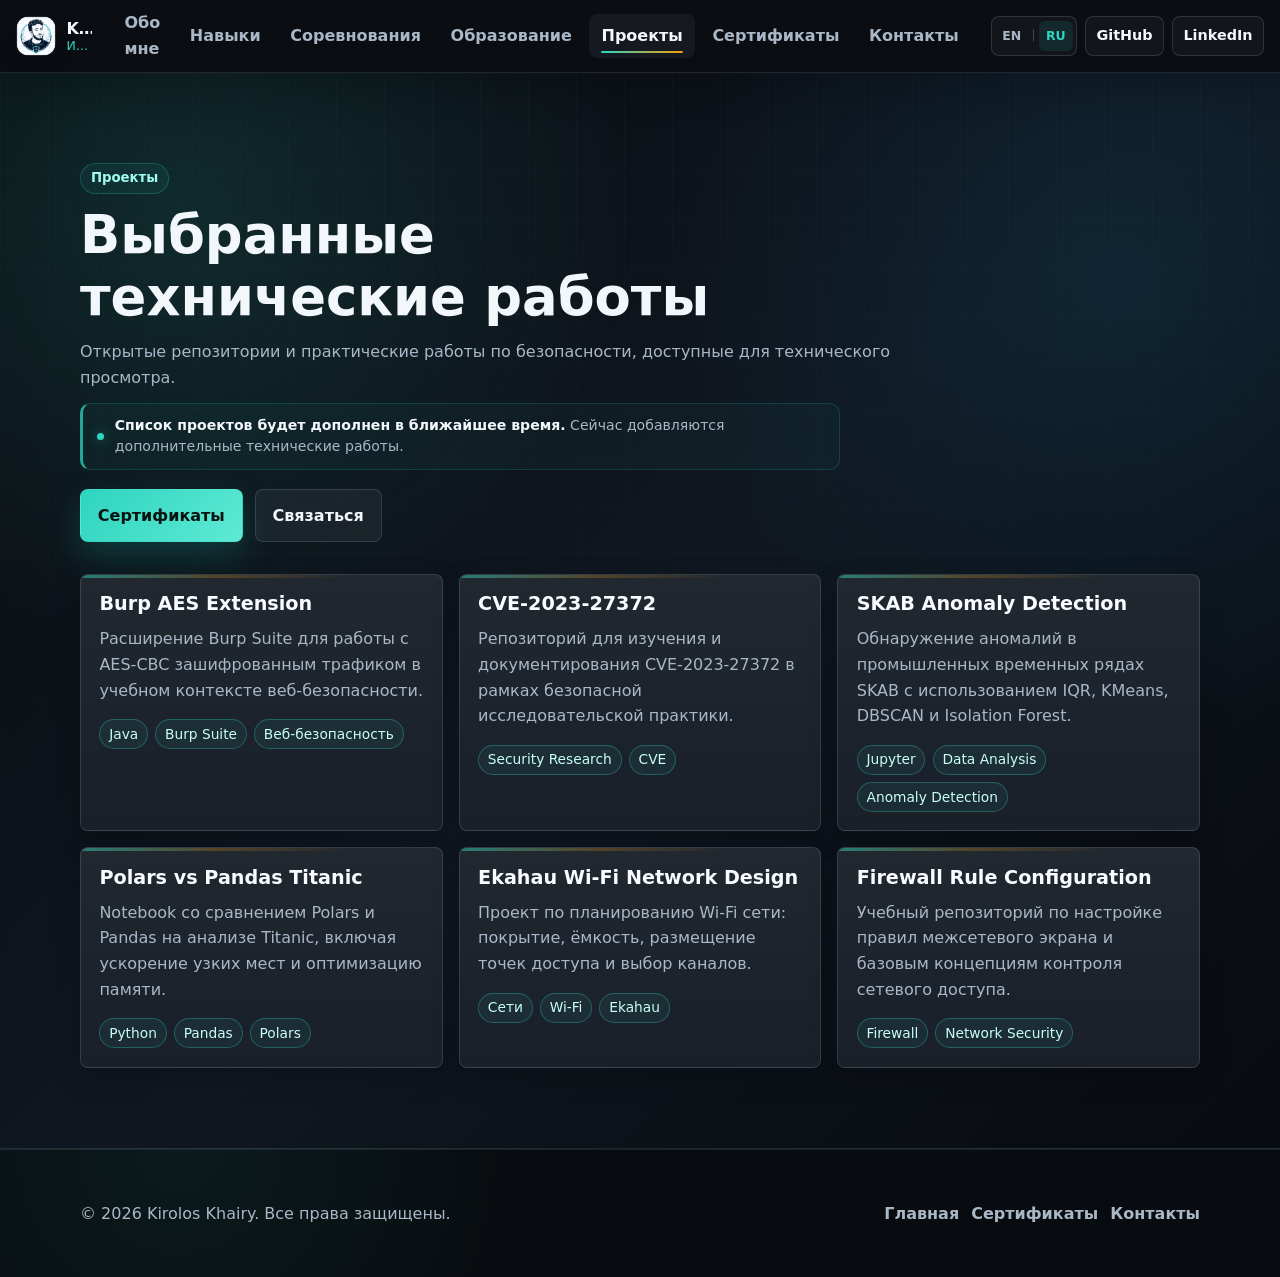
<file: ru/pages/projects.html>
<!DOCTYPE html>
<html lang="ru">
<head>
  <meta charset="utf-8">
  <meta name="viewport" content="width=device-width, initial-scale=1">
  <title>Проекты | Kirolos Khairy</title>
  <meta name="description" content="Выбранные проекты Kirolos Khairy по кибербезопасности, анализу данных, сетям и практической разработке.">
  <meta name="theme-color" content="#101114">
  <link rel="canonical" href="https://kiroloskhairy.com/ru/pages/projects.html">
  <link rel="alternate" hreflang="en" href="https://kiroloskhairy.com/pages/projects.html">
  <link rel="alternate" hreflang="ru" href="https://kiroloskhairy.com/ru/pages/projects.html">
  <link rel="alternate" hreflang="x-default" href="https://kiroloskhairy.com/pages/projects.html">

  <meta property="og:type" content="website">
  <meta property="og:locale" content="ru_RU">
  <meta property="og:locale:alternate" content="en_US">
  <meta property="og:title" content="Проекты | Kirolos Khairy">
  <meta property="og:description" content="Выбранные проекты по кибербезопасности, анализу данных, сетям и практической разработке.">
  <meta property="og:url" content="https://kiroloskhairy.com/ru/pages/projects.html">
  <meta property="og:image" content="https://kiroloskhairy.com/images/social-card.jpg?v=20260512-3">
  <meta property="og:image:secure_url" content="https://kiroloskhairy.com/images/social-card.jpg?v=20260512-3">
  <meta property="og:image:type" content="image/jpeg">
  <meta property="og:image:width" content="1200">
  <meta property="og:image:height" content="630">
  <meta name="twitter:card" content="summary_large_image">
  <meta name="twitter:title" content="Проекты | Kirolos Khairy">
  <meta name="twitter:description" content="Выбранные технические проекты из портфолио Kirolos Khairy.">
  <meta name="twitter:image" content="https://kiroloskhairy.com/images/social-card.jpg?v=20260512-3">

  <link rel="icon" href="/images/favicon-32.png?v=20260512-5" sizes="32x32" type="image/png">
  <link rel="shortcut icon" href="/images/favicon-32.png?v=20260512-5" type="image/png">
  <link rel="apple-touch-icon" href="/images/apple-touch-icon.png?v=20260512-5">
  <link rel="manifest" href="/site.webmanifest?v=20260512-5">
  <link rel="stylesheet" href="/css/site.css">

  <style>
    .project-update-note {
      display: inline-flex;
      align-items: center;
      gap: 0.65rem;
      max-width: 760px;
      margin-top: 0.15rem;
      padding: 0.7rem 0.9rem;
      border: 1px solid rgba(45, 212, 191, 0.18);
      border-left: 3px solid rgba(45, 212, 191, 0.75);
      border-radius: 10px;
      background: rgba(45, 212, 191, 0.045);
      color: var(--muted);
      font-size: 0.88rem;
      line-height: 1.5;
    }

    .project-update-note strong {
      color: var(--text);
      font-weight: 700;
    }

    .project-update-dot {
      flex: 0 0 auto;
      width: 7px;
      height: 7px;
      border-radius: 50%;
      background: var(--primary);
      box-shadow: 0 0 12px rgba(45, 212, 191, 0.45);
    }

    @media (max-width: 600px) {
      .project-update-note {
        display: flex;
        width: 100%;
        box-sizing: border-box;
      }
    }
  </style>
  <script defer src="/Scripts/scripts.js"></script>
</head>
<body>
  <a class="skip-link" href="#main">Перейти к основному содержанию</a>

  <header class="site-header">
    <nav class="nav container" aria-label="Основная навигация">
      <a class="brand" href="/ru/" aria-label="Главная страница Kirolos Khairy">
        <img class="brand-mark" src="/images/icon.png?v=20260512-5" width="40" height="40" alt="" aria-hidden="true">
        <span class="brand-copy">
          <strong>Kirolos Khairy</strong>
          <span>Информационная безопасность</span>
        </span>
      </a>
      <button class="nav-toggle" id="menu-toggle" type="button" aria-label="Открыть меню навигации" data-open-label="Открыть меню навигации" data-close-label="Закрыть меню навигации" aria-expanded="false" aria-controls="primary-nav">
        <span class="nav-toggle-bars" aria-hidden="true"></span>
      </button>
      <ul class="nav-menu" id="primary-nav">
        <li><a href="/ru/#about">Обо мне</a></li>
        <li><a href="/ru/#skills">Навыки</a></li>
        <li><a href="/ru/#competitions">Соревнования</a></li>
        <li><a href="/ru/#education">Образование</a></li>
        <li><a href="/ru/pages/projects.html" aria-current="page">Проекты</a></li>
        <li><a href="/ru/pages/certifications.html">Сертификаты</a></li>
        <li><a href="/ru/pages/contact.html">Контакты</a></li>
      </ul>
      <div class="nav-actions" role="group" aria-label="Действия в шапке">
        <div class="language-switcher" aria-label="Переключатель языка">
          <a href="/pages/projects.html" hreflang="en" lang="en">EN</a>
          <span aria-hidden="true">|</span>
          <a href="/ru/pages/projects.html" hreflang="ru" lang="ru" aria-current="true">RU</a>
        </div>
        <a class="social-link" href="https://github.com/KirolosKhairy" target="_blank" rel="noopener noreferrer">GitHub</a>
        <a class="social-link" href="https://www.linkedin.com/in/kirolos-khairy/" target="_blank" rel="noopener noreferrer">LinkedIn</a>
      </div>
    </nav>
  </header>

  <main id="main">
    <section class="section page-hero">
      <div class="container">
        <div class="section-header">
          <p class="eyebrow">Проекты</p>
          <h1>Выбранные технические работы</h1>
          <p>Открытые репозитории и практические работы по безопасности, доступные для технического просмотра.</p>
          <div class="project-update-note" role="note">
            <span class="project-update-dot" aria-hidden="true"></span>
            <span><strong>Список проектов будет дополнен в ближайшее время.</strong> Сейчас добавляются дополнительные технические работы.</span>
          </div>
          <div class="button-row page-actions">
            <a class="button" href="/ru/pages/certifications.html">Сертификаты</a>
            <a class="button secondary" href="/ru/pages/contact.html">Связаться</a>
          </div>
        </div>

        <div class="card-grid">
          <a class="card card-link" href="https://github.com/KirolosKhairy/burp-aes-extension" target="_blank" rel="noopener noreferrer">
            <h3>Burp AES Extension</h3>
            <p>Расширение Burp Suite для работы с AES-CBC зашифрованным трафиком в учебном контексте веб-безопасности.</p>
            <div class="tags">
              <span class="tag">Java</span>
              <span class="tag">Burp Suite</span>
              <span class="tag">Веб-безопасность</span>
            </div>
          </a>
          <a class="card card-link" href="https://github.com/KirolosKhairy/CVE-2023-27372" target="_blank" rel="noopener noreferrer">
            <h3>CVE-2023-27372</h3>
            <p>Репозиторий для изучения и документирования CVE-2023-27372 в рамках безопасной исследовательской практики.</p>
            <div class="tags">
              <span class="tag">Security Research</span>
              <span class="tag">CVE</span>
            </div>
          </a>
          <a class="card card-link" href="https://github.com/KirolosKhairy/skab-anomaly-detection" target="_blank" rel="noopener noreferrer">
            <h3>SKAB Anomaly Detection</h3>
            <p>Обнаружение аномалий в промышленных временных рядах SKAB с использованием IQR, KMeans, DBSCAN и Isolation Forest.</p>
            <div class="tags">
              <span class="tag">Jupyter</span>
              <span class="tag">Data Analysis</span>
              <span class="tag">Anomaly Detection</span>
            </div>
          </a>
          <a class="card card-link" href="https://github.com/KirolosKhairy/polars-vs-pandas-titanic" target="_blank" rel="noopener noreferrer">
            <h3>Polars vs Pandas Titanic</h3>
            <p>Notebook со сравнением Polars и Pandas на анализе Titanic, включая ускорение узких мест и оптимизацию памяти.</p>
            <div class="tags">
              <span class="tag">Python</span>
              <span class="tag">Pandas</span>
              <span class="tag">Polars</span>
            </div>
          </a>
          <a class="card card-link" href="https://github.com/KirolosKhairy/Ekahau-Wifi-Network-Design" target="_blank" rel="noopener noreferrer">
            <h3>Ekahau Wi-Fi Network Design</h3>
            <p>Проект по планированию Wi-Fi сети: покрытие, ёмкость, размещение точек доступа и выбор каналов.</p>
            <div class="tags">
              <span class="tag">Сети</span>
              <span class="tag">Wi-Fi</span>
              <span class="tag">Ekahau</span>
            </div>
          </a>
          <a class="card card-link" href="https://github.com/KirolosKhairy/Firewall-Rule-Configuration" target="_blank" rel="noopener noreferrer">
            <h3>Firewall Rule Configuration</h3>
            <p>Учебный репозиторий по настройке правил межсетевого экрана и базовым концепциям контроля сетевого доступа.</p>
            <div class="tags">
              <span class="tag">Firewall</span>
              <span class="tag">Network Security</span>
            </div>
          </a>
        </div>
      </div>
    </section>
  </main>

  <button id="scroll-to-top" type="button" aria-label="Наверх">Наверх</button>

  <footer class="site-footer">
    <div class="container footer-grid">
      <p>&copy; 2026 Kirolos Khairy. Все права защищены.</p>
      <div class="footer-links" role="group" aria-label="Ссылки в подвале">
        <a href="/ru/">Главная</a>
        <a href="/ru/pages/certifications.html">Сертификаты</a>
        <a href="/ru/pages/contact.html">Контакты</a>
      </div>
    </div>
  </footer>
</body>
</html>
</file>
<file: css/site.css>
:root {
  color-scheme: dark;
  --bg: #090c11;
  --bg-soft: #0f141b;
  --surface: #151b24;
  --surface-strong: #1d2632;
  --surface-muted: #101720;
  --text: #f2f7fb;
  --muted: #a9b7c6;
  --primary: #2dd4bf;
  --primary-strong: #14b8a6;
  --primary-soft: rgba(45, 212, 191, 0.12);
  --secondary: #f59e0b;
  --secondary-soft: rgba(245, 158, 11, 0.12);
  --border: rgba(148, 163, 184, 0.22);
  --border-strong: rgba(148, 163, 184, 0.38);
  --shadow: rgba(0, 0, 0, 0.34);
  --shadow-soft: 0 18px 55px rgba(0, 0, 0, 0.24);
  --radius: 8px;
  --container: 1120px;
  --header-height: 72px;
}

* {
  box-sizing: border-box;
}

html {
  scroll-behavior: smooth;
}

body {
  margin: 0;
  background:
    radial-gradient(circle at 12% 0%, rgba(45, 212, 191, 0.1), transparent 32rem),
    radial-gradient(circle at 90% 8%, rgba(14, 165, 233, 0.08), transparent 30rem),
    linear-gradient(180deg, #090c11 0%, #0d1118 42%, #090c11 100%);
  color: var(--text);
  font-family: Inter, ui-sans-serif, system-ui, -apple-system, BlinkMacSystemFont, "Segoe UI", sans-serif;
  font-size: 16px;
  line-height: 1.6;
  text-rendering: optimizeLegibility;
  overflow-x: hidden;
}

::selection {
  background: rgba(45, 212, 191, 0.32);
  color: #f8fffe;
}

body.menu-open {
  overflow: hidden;
}

img {
  max-width: 100%;
  height: auto;
  display: block;
}

a {
  color: inherit;
}

button,
input,
textarea {
  font: inherit;
}

:focus-visible {
  outline: 3px solid var(--secondary);
  outline-offset: 3px;
}

.skip-link {
  position: absolute;
  top: 10px;
  left: 10px;
  z-index: 999;
  padding: 0.65rem 0.9rem;
  background: var(--primary);
  color: #071111;
  border-radius: var(--radius);
  transform: translateY(-140%);
}

.skip-link:focus {
  transform: translateY(0);
}

.container {
  width: min(calc(100% - 2rem), var(--container));
  margin-inline: auto;
}

.site-header {
  position: sticky;
  top: 0;
  z-index: 100;
  min-height: var(--header-height);
  background:
    linear-gradient(180deg, rgba(10, 13, 18, 0.94), rgba(10, 13, 18, 0.88)),
    rgba(10, 13, 18, 0.92);
  border-bottom: 1px solid rgba(148, 163, 184, 0.16);
  box-shadow: 0 16px 42px rgba(0, 0, 0, 0.18);
  backdrop-filter: blur(16px);
}

.nav {
  min-height: var(--header-height);
  display: flex;
  align-items: center;
  justify-content: space-between;
  gap: 1.25rem;
}

.site-header .container {
  width: min(calc(100% - 2rem), 1280px);
}

.brand {
  display: inline-flex;
  align-items: center;
  gap: 0.65rem;
  text-decoration: none;
  min-width: 0;
}

.brand-mark {
  width: 40px;
  height: 40px;
  flex: 0 0 40px;
  object-fit: contain;
  border-radius: 14px;
  box-shadow: 0 8px 20px rgba(0, 0, 0, 0.18);
}

.brand-copy {
  display: grid;
  gap: 0.1rem;
  min-width: 0;
}

.brand strong {
  color: var(--text);
  font-size: 1rem;
  line-height: 1.1;
  overflow: hidden;
  text-overflow: ellipsis;
  white-space: nowrap;
}

.brand-copy span {
  color: var(--primary);
  font-size: 0.78rem;
  line-height: 1.1;
  overflow: hidden;
  text-overflow: ellipsis;
  white-space: nowrap;
}

.nav-menu {
  display: flex;
  align-items: center;
  gap: 0.35rem;
  list-style: none;
  margin: 0;
  padding: 0;
}

.nav-menu a {
  position: relative;
  display: inline-flex;
  align-items: center;
  min-height: 44px;
  padding: 0.45rem 0.75rem;
  border-radius: var(--radius);
  color: var(--muted);
  text-decoration: none;
  font-weight: 650;
  transition: background-color 160ms ease, color 160ms ease;
}

.nav-menu a::after {
  position: absolute;
  inset: auto 0.75rem 0.3rem;
  height: 2px;
  border-radius: 999px;
  background: linear-gradient(90deg, var(--primary), var(--secondary));
  content: "";
  opacity: 0;
  transform: scaleX(0.55);
  transition: opacity 160ms ease, transform 160ms ease;
}

.nav-menu a:hover,
.nav-menu a[aria-current="page"] {
  color: var(--text);
  background: rgba(148, 163, 184, 0.08);
}

.nav-menu a:hover::after,
.nav-menu a[aria-current="page"]::after {
  opacity: 1;
  transform: scaleX(1);
}

.nav-actions {
  display: flex;
  align-items: center;
  gap: 0.5rem;
}

.language-switcher {
  min-height: 40px;
  display: inline-flex;
  align-items: center;
  flex: 0 0 auto;
  gap: 0.2rem;
  padding: 0.2rem;
  border: 1px solid var(--border);
  border-radius: var(--radius);
  background: rgba(255, 255, 255, 0.035);
}

.language-switcher a {
  min-height: 30px;
  display: inline-flex;
  align-items: center;
  justify-content: center;
  padding: 0.2rem 0.45rem;
  border-radius: 6px;
  color: var(--muted);
  font-size: 0.78rem;
  font-weight: 800;
  line-height: 1;
  text-decoration: none;
  transition: background-color 160ms ease, color 160ms ease;
}

.language-switcher span {
  color: var(--border-strong);
  font-size: 0.75rem;
}

.language-switcher a:hover,
.language-switcher a[aria-current="true"] {
  background: rgba(45, 212, 191, 0.1);
  color: var(--primary);
}

.social-link {
  min-height: 40px;
  display: inline-flex;
  align-items: center;
  justify-content: center;
  padding: 0.45rem 0.65rem;
  border: 1px solid var(--border);
  border-radius: var(--radius);
  background: rgba(255, 255, 255, 0.035);
  color: var(--text);
  text-decoration: none;
  font-size: 0.9rem;
  font-weight: 650;
  transition: background-color 160ms ease, border-color 160ms ease, color 160ms ease, transform 160ms ease;
}

.social-link:hover {
  border-color: var(--primary);
  color: var(--primary);
  background: var(--primary-soft);
  transform: translateY(-1px);
}

.nav-toggle {
  display: none;
  flex: 0 0 44px;
  width: 44px;
  height: 44px;
  border: 1px solid var(--border);
  border-radius: var(--radius);
  background: rgba(255, 255, 255, 0.055);
  color: var(--text);
  cursor: pointer;
}

.nav-toggle-bars,
.nav-toggle-bars::before,
.nav-toggle-bars::after {
  display: block;
  width: 20px;
  height: 2px;
  margin-inline: auto;
  background: currentColor;
  content: "";
}

.nav-toggle-bars::before {
  transform: translateY(-7px);
}

.nav-toggle-bars::after {
  transform: translateY(5px);
}

.sr-only {
  position: absolute;
  width: 1px;
  height: 1px;
  padding: 0;
  margin: -1px;
  overflow: hidden;
  clip: rect(0, 0, 0, 0);
  white-space: nowrap;
  border: 0;
}

main {
  min-height: 65vh;
}

section {
  scroll-margin-top: calc(var(--header-height) + 24px);
}

.hero {
  min-height: calc(100svh - var(--header-height));
  display: grid;
  align-items: center;
  position: relative;
  isolation: isolate;
  overflow: hidden;
  padding: clamp(3rem, 6vh, 5rem) 0 clamp(2.5rem, 5vh, 4rem);
  background:
    radial-gradient(circle at 17% 26%, rgba(45, 212, 191, 0.22), transparent 31%),
    radial-gradient(circle at 86% 18%, rgba(14, 165, 233, 0.17), transparent 32%),
    radial-gradient(circle at 72% 88%, rgba(245, 158, 11, 0.11), transparent 29%),
    linear-gradient(135deg, #090c11 0%, #111923 48%, #080b10 100%),
    var(--bg);
  box-shadow: inset 0 -1px 0 rgba(148, 163, 184, 0.15);
}

.hero::before {
  position: absolute;
  inset: 0;
  z-index: -2;
  content: "";
  background-image:
    linear-gradient(rgba(148, 163, 184, 0.06) 1px, transparent 1px),
    linear-gradient(90deg, rgba(148, 163, 184, 0.06) 1px, transparent 1px);
  background-size: 44px 44px;
  mask-image: linear-gradient(to bottom, rgba(0, 0, 0, 0.72), transparent 94%);
}

.hero::after {
  position: absolute;
  inset: 11% 5% auto auto;
  z-index: -1;
  width: min(42vw, 520px);
  aspect-ratio: 1;
  content: "";
  background: radial-gradient(circle, rgba(45, 212, 191, 0.16), transparent 68%);
  filter: blur(10px);
  pointer-events: none;
}

.hero-grid {
  display: grid;
  grid-template-columns: minmax(0, 1.08fr) minmax(310px, 0.68fr);
  gap: clamp(2rem, 5vw, 4.25rem);
  align-items: center;
  min-width: 0;
}

.hero-copy {
  position: relative;
  max-width: 790px;
  min-width: 0;
}

.hero-copy::before {
  position: absolute;
  inset: -2.5rem auto auto -1.15rem;
  width: 4px;
  height: 9rem;
  border-radius: 999px;
  background: linear-gradient(180deg, rgba(45, 212, 191, 0), var(--primary), rgba(245, 158, 11, 0.72), rgba(45, 212, 191, 0));
  box-shadow: 0 0 34px rgba(45, 212, 191, 0.28);
  content: "";
}

.eyebrow {
  margin: 0 0 0.85rem;
  color: var(--primary);
  font-weight: 750;
}

.hero-eyebrow {
  display: inline-flex;
  align-items: center;
  gap: 0.55rem;
  min-height: 34px;
  padding: 0.25rem 0.7rem;
  border: 1px solid rgba(45, 212, 191, 0.3);
  border-radius: 999px;
  background: rgba(45, 212, 191, 0.08);
  box-shadow: 0 0 32px rgba(45, 212, 191, 0.12);
  color: #9ffcf0;
  font-size: 0.88rem;
  letter-spacing: 0.02em;
}

.hero-eyebrow::before {
  width: 8px;
  height: 8px;
  border-radius: 999px;
  background: var(--primary);
  box-shadow: 0 0 16px rgba(45, 212, 191, 0.85);
  content: "";
}

h1,
h2,
h3 {
  margin: 0;
  line-height: 1.18;
  letter-spacing: 0;
}

h1 {
  max-width: 780px;
  font-size: 3.3rem;
}

h2 {
  font-size: 2rem;
}

h3 {
  font-size: 1.2rem;
}

.lead {
  max-width: 760px;
  margin: 1rem 0 0;
  color: var(--muted);
  font-size: 1.18rem;
}

.hero h1 {
  max-width: 820px;
  font-size: clamp(3rem, 7vw, 6.1rem);
  line-height: 0.95;
  letter-spacing: 0;
  text-wrap: balance;
  background: linear-gradient(180deg, #ffffff 0%, #dffcf8 58%, #b7c6d5 100%);
  -webkit-background-clip: text;
  background-clip: text;
  color: transparent;
  overflow-wrap: break-word;
}

.hero-title-line {
  max-width: 760px;
  margin: 1rem 0 0;
  color: #dffcf8;
  font-size: clamp(1.22rem, 2.5vw, 2rem);
  font-weight: 800;
  line-height: 1.2;
  text-wrap: balance;
  overflow-wrap: break-word;
}

.hero-lead {
  max-width: 720px;
  color: #c6d2df;
}

.hero-actions,
.button-row {
  display: flex;
  flex-wrap: wrap;
  gap: 0.75rem;
  margin-top: 1.5rem;
}

.button {
  display: inline-flex;
  align-items: center;
  justify-content: center;
  min-height: 44px;
  padding: 0.8rem 1.05rem;
  border: 1px solid transparent;
  border-radius: var(--radius);
  background: linear-gradient(135deg, var(--primary), #5eead4);
  color: #061311;
  text-decoration: none;
  font-weight: 800;
  box-shadow: 0 14px 34px rgba(20, 184, 166, 0.22);
  transition: background-color 160ms ease, border-color 160ms ease, color 160ms ease, transform 160ms ease, box-shadow 160ms ease;
}

.button:hover {
  background: linear-gradient(135deg, var(--primary-strong), var(--primary));
  transform: translateY(-1px);
  box-shadow: 0 18px 38px rgba(20, 184, 166, 0.28);
}

.button.secondary {
  background: rgba(255, 255, 255, 0.05);
  color: var(--text);
  border-color: var(--border);
  box-shadow: none;
}

.button.secondary:hover {
  border-color: var(--primary);
  color: var(--primary);
  background: rgba(45, 212, 191, 0.08);
}

.button.ghost {
  background: transparent;
  color: var(--text);
  border-color: rgba(255, 255, 255, 0.16);
  box-shadow: none;
}

.button.ghost:hover {
  border-color: rgba(245, 158, 11, 0.65);
  color: #fed7aa;
  background: rgba(245, 158, 11, 0.08);
}

.profile-card {
  background:
    linear-gradient(180deg, rgba(255, 255, 255, 0.055), rgba(255, 255, 255, 0.025)),
    var(--surface);
  border: 1px solid var(--border);
  border-radius: var(--radius);
  padding: 1rem;
  box-shadow: var(--shadow-soft);
}

.hero-profile {
  position: relative;
  grid-column: 2;
  grid-row: 1 / span 2;
  width: min(100%, 390px);
  max-width: 390px;
  min-width: 0;
  justify-self: end;
  padding: 0.9rem;
  background:
    linear-gradient(145deg, rgba(255, 255, 255, 0.13), rgba(255, 255, 255, 0.04)),
    rgba(17, 25, 35, 0.76);
  border-color: rgba(148, 163, 184, 0.24);
  box-shadow:
    0 30px 90px rgba(0, 0, 0, 0.42),
    0 0 0 1px rgba(255, 255, 255, 0.04) inset,
    0 0 70px rgba(45, 212, 191, 0.12);
  backdrop-filter: blur(14px);
}

.hero-profile::before {
  position: absolute;
  inset: -1px;
  z-index: -1;
  border-radius: inherit;
  background: linear-gradient(135deg, rgba(45, 212, 191, 0.65), transparent 34%, rgba(245, 158, 11, 0.35));
  content: "";
  opacity: 0.45;
}

.profile-frame {
  position: relative;
  overflow: hidden;
  border-radius: 7px;
  background: #0d1117;
  box-shadow: 0 0 0 1px rgba(148, 163, 184, 0.18) inset;
}

.profile-frame::after {
  position: absolute;
  inset: auto 0 0;
  height: 42%;
  background: linear-gradient(to top, rgba(6, 11, 16, 0.72), transparent);
  content: "";
  pointer-events: none;
}

.profile-card img {
  width: 100%;
  aspect-ratio: 3 / 4;
  object-fit: cover;
  border-radius: 6px;
}

.hero-profile img {
  border-radius: 0;
}

.profile-meta {
  display: grid;
  gap: 0.25rem;
  margin-top: 1rem;
  color: var(--muted);
}

.profile-meta strong {
  color: var(--text);
}

.profile-focus {
  display: flex;
  flex-wrap: wrap;
  gap: 0.4rem;
  margin-top: 1rem;
}

.profile-focus span {
  padding: 0.28rem 0.55rem;
  border: 1px solid rgba(45, 212, 191, 0.28);
  border-radius: 999px;
  background: rgba(45, 212, 191, 0.08);
  color: #b8fff7;
  font-size: 0.8rem;
  font-weight: 700;
}

.quick-facts {
  display: grid;
  grid-column: 1;
  grid-template-columns: repeat(3, minmax(0, 1fr));
  gap: 0.85rem;
  margin-top: -0.75rem;
  max-width: 820px;
}

.fact {
  padding: 0.85rem;
  background: rgba(255, 255, 255, 0.04);
  border: 1px solid rgba(255, 255, 255, 0.08);
  border-radius: var(--radius);
}

.hero-fact {
  position: relative;
  min-height: 132px;
  padding: 1rem;
  overflow: hidden;
  background:
    linear-gradient(180deg, rgba(255, 255, 255, 0.075), rgba(255, 255, 255, 0.035)),
    rgba(18, 25, 34, 0.72);
  border-color: rgba(148, 163, 184, 0.18);
  box-shadow: 0 18px 40px rgba(0, 0, 0, 0.2);
  transition: border-color 160ms ease, transform 160ms ease, background-color 160ms ease;
}

.hero-fact::before {
  display: block;
  width: 34px;
  height: 3px;
  margin-bottom: 0.85rem;
  border-radius: 999px;
  background: linear-gradient(90deg, var(--primary), rgba(245, 158, 11, 0.82));
  content: "";
}

.hero-fact::after {
  position: absolute;
  inset: auto -22px -28px auto;
  width: 80px;
  height: 80px;
  border-radius: 50%;
  background: rgba(45, 212, 191, 0.08);
  content: "";
}

.hero-fact:hover {
  border-color: rgba(45, 212, 191, 0.34);
  transform: translateY(-2px);
}

.fact strong {
  display: block;
  color: var(--text);
  font-size: 1rem;
}

.fact span {
  display: block;
  color: var(--muted);
  font-size: 0.9rem;
}

.section {
  position: relative;
  padding: 5rem 0;
  background: transparent;
}

.section.alt {
  background:
    linear-gradient(180deg, rgba(15, 20, 27, 0.94), rgba(11, 15, 21, 0.96)),
    var(--bg-soft);
  border-block: 1px solid rgba(148, 163, 184, 0.08);
}

.section-enhanced {
  overflow: hidden;
  isolation: isolate;
}

.section-enhanced::before {
  position: absolute;
  inset: 0;
  z-index: -1;
  background:
    radial-gradient(circle at 8% 24%, rgba(45, 212, 191, 0.08), transparent 24rem),
    radial-gradient(circle at 92% 64%, rgba(245, 158, 11, 0.055), transparent 22rem);
  content: "";
  pointer-events: none;
}

.page-hero {
  position: relative;
  overflow: hidden;
  isolation: isolate;
  padding: clamp(3.6rem, 7vw, 5.8rem) 0 5rem;
  background:
    radial-gradient(circle at 14% 12%, rgba(45, 212, 191, 0.14), transparent 28rem),
    radial-gradient(circle at 88% 20%, rgba(14, 165, 233, 0.1), transparent 28rem),
    linear-gradient(135deg, #090c11 0%, #101720 52%, #080b10 100%);
  border-bottom: 1px solid rgba(148, 163, 184, 0.14);
}

.page-hero::before {
  position: absolute;
  inset: 0;
  z-index: -1;
  background-image:
    linear-gradient(rgba(148, 163, 184, 0.045) 1px, transparent 1px),
    linear-gradient(90deg, rgba(148, 163, 184, 0.045) 1px, transparent 1px);
  background-size: 48px 48px;
  mask-image: linear-gradient(to bottom, rgba(0, 0, 0, 0.78), transparent 88%);
  content: "";
}

.page-hero .container {
  position: relative;
  z-index: 1;
}

.page-hero .section-header {
  max-width: 860px;
}

.page-actions {
  margin-top: 0.55rem;
}

.section-cta {
  margin-top: 1.5rem;
}

.section-header {
  display: grid;
  gap: 0.65rem;
  max-width: 760px;
  margin-bottom: 2rem;
}

.section-header .eyebrow {
  display: inline-flex;
  width: fit-content;
  align-items: center;
  gap: 0.45rem;
  min-height: 31px;
  padding: 0.2rem 0.62rem;
  border: 1px solid rgba(45, 212, 191, 0.24);
  border-radius: 999px;
  background: rgba(45, 212, 191, 0.065);
  color: #9ffcf0;
  font-size: 0.83rem;
}

.section-header h1,
.section-header h2 {
  text-wrap: balance;
}

.section-header p {
  margin: 0;
  color: var(--muted);
}

.split {
  display: grid;
  grid-template-columns: minmax(0, 0.72fr) minmax(0, 1.28fr);
  gap: 2rem;
  align-items: start;
}

.text-panel {
  display: grid;
  gap: 1rem;
}

.elevated-panel {
  position: relative;
  padding: clamp(1.25rem, 3vw, 1.65rem);
  border: 1px solid var(--border);
  border-radius: var(--radius);
  background:
    linear-gradient(180deg, rgba(255, 255, 255, 0.055), rgba(255, 255, 255, 0.02)),
    rgba(16, 23, 32, 0.74);
  box-shadow: var(--shadow-soft);
}

.elevated-panel::before {
  position: absolute;
  inset: 0 auto 0 0;
  width: 3px;
  border-radius: var(--radius) 0 0 var(--radius);
  background: linear-gradient(180deg, var(--primary), var(--secondary));
  content: "";
}

.text-panel p {
  margin: 0;
  color: var(--muted);
}

.media-panel {
  display: grid;
  gap: 1rem;
}

.media-panel img {
  width: 100%;
  border-radius: var(--radius);
  border: 1px solid var(--border);
  box-shadow: var(--shadow-soft);
}

.caption {
  margin: 0;
  color: var(--muted);
  font-size: 0.92rem;
}

.card-grid {
  display: grid;
  grid-template-columns: repeat(3, minmax(0, 1fr));
  gap: 1rem;
  align-items: stretch;
}

.card-grid.two {
  grid-template-columns: repeat(2, minmax(0, 1fr));
}

.card {
  position: relative;
  min-width: 0;
  min-height: 100%;
  padding: 1.15rem;
  overflow: hidden;
  background:
    linear-gradient(180deg, rgba(255, 255, 255, 0.055), rgba(255, 255, 255, 0.018)),
    var(--surface);
  border: 1px solid var(--border);
  border-radius: var(--radius);
  box-shadow: 0 10px 28px rgba(0, 0, 0, 0.18);
  transition: border-color 160ms ease, box-shadow 160ms ease, transform 160ms ease, background-color 160ms ease;
}

.card::before {
  position: absolute;
  inset: 0 0 auto;
  height: 3px;
  background: linear-gradient(90deg, rgba(45, 212, 191, 0.72), rgba(245, 158, 11, 0.34), transparent 74%);
  content: "";
  opacity: 0.7;
}

.card h3 {
  margin-bottom: 0.65rem;
  color: #f8fbff;
}

.card p {
  margin: 0;
  color: var(--muted);
}

.card-link {
  display: block;
  height: 100%;
  color: inherit;
  text-decoration: none;
}

.card:hover,
.card-link:hover {
  border-color: var(--primary);
  box-shadow: 0 18px 48px rgba(0, 0, 0, 0.26), 0 0 32px rgba(45, 212, 191, 0.08);
  transform: translateY(-2px);
}

.tags {
  display: flex;
  flex-wrap: wrap;
  gap: 0.45rem;
  margin-top: 1rem;
}

.tag {
  display: inline-flex;
  align-items: center;
  min-height: 30px;
  padding: 0.25rem 0.55rem;
  border: 1px solid rgba(45, 212, 191, 0.32);
  border-radius: 999px;
  background: rgba(45, 212, 191, 0.07);
  color: #c7fff5;
  font-size: 0.86rem;
  line-height: 1.2;
}

.list-clean {
  margin: 1rem 0 0;
  padding-left: 1.2rem;
  color: var(--muted);
}

.list-clean li + li {
  margin-top: 0.45rem;
}

.certificate-card {
  display: grid;
  grid-template-rows: auto 1fr;
  padding: 0;
  overflow: hidden;
}

.certificate-card img {
  width: 100%;
  aspect-ratio: 16 / 9;
  object-fit: contain;
  background: #f8fafc;
  border-bottom: 1px solid rgba(148, 163, 184, 0.2);
}

.card-body {
  padding: 1rem;
}

.meta {
  margin: 0 0 0.7rem;
  color: var(--secondary);
  font-size: 0.92rem;
  font-weight: 700;
}

.contact-list {
  display: grid;
  grid-template-columns: repeat(3, minmax(0, 1fr));
  gap: 1rem;
}

.contact-link {
  position: relative;
  display: block;
  min-width: 0;
  padding: 1.1rem;
  overflow: hidden;
  background:
    linear-gradient(180deg, rgba(255, 255, 255, 0.055), rgba(255, 255, 255, 0.02)),
    var(--surface);
  border: 1px solid var(--border);
  border-radius: var(--radius);
  text-decoration: none;
  box-shadow: 0 10px 28px rgba(0, 0, 0, 0.18);
  transition: border-color 160ms ease, transform 160ms ease, box-shadow 160ms ease;
}

.contact-link::before {
  display: block;
  width: 34px;
  height: 3px;
  margin-bottom: 0.85rem;
  border-radius: 999px;
  background: linear-gradient(90deg, var(--primary), var(--secondary));
  content: "";
}

.contact-link:hover {
  border-color: var(--primary);
  box-shadow: 0 18px 44px rgba(0, 0, 0, 0.24), 0 0 30px rgba(45, 212, 191, 0.08);
  transform: translateY(-2px);
}

.contact-link strong,
.contact-link span {
  display: block;
}

.contact-link strong {
  color: #f8fbff;
}

.contact-link span {
  color: var(--muted);
  overflow-wrap: anywhere;
}

.contact-form {
  display: grid;
  gap: 1rem;
  max-width: 720px;
  padding: clamp(1.15rem, 3vw, 1.5rem);
  border: 1px solid var(--border);
  border-radius: var(--radius);
  background:
    linear-gradient(180deg, rgba(255, 255, 255, 0.055), rgba(255, 255, 255, 0.02)),
    rgba(16, 23, 32, 0.78);
  box-shadow: var(--shadow-soft);
}

.field {
  display: grid;
  gap: 0.4rem;
}

.field label {
  color: var(--text);
  font-weight: 700;
}

.field input,
.field textarea {
  width: 100%;
  border: 1px solid var(--border);
  border-radius: var(--radius);
  background: #0b1016;
  color: var(--text);
  padding: 0.8rem 0.9rem;
  transition: border-color 160ms ease, box-shadow 160ms ease, background-color 160ms ease;
}

.field input:focus,
.field textarea:focus {
  border-color: var(--primary);
  background: #0d141c;
  box-shadow: 0 0 0 4px rgba(45, 212, 191, 0.11);
  outline: none;
}

.field textarea {
  min-height: 160px;
  resize: vertical;
}

.form-status {
  min-height: 1.5rem;
  margin: 0;
  color: var(--muted);
}

.site-footer {
  padding: 2.2rem 0;
  background:
    radial-gradient(circle at 14% 0%, rgba(45, 212, 191, 0.08), transparent 22rem),
    #080b0f;
  border-top: 1px solid rgba(148, 163, 184, 0.14);
}

.footer-grid {
  display: flex;
  align-items: center;
  justify-content: space-between;
  gap: 1rem;
  flex-wrap: wrap;
  color: var(--muted);
}

.footer-links {
  display: flex;
  gap: 0.75rem;
  flex-wrap: wrap;
}

.footer-links a {
  color: var(--muted);
  text-decoration: none;
  font-weight: 650;
}

.footer-links a:hover {
  color: var(--primary);
}

#scroll-to-top {
  position: fixed;
  right: 1rem;
  bottom: 1rem;
  z-index: 80;
  width: 44px;
  height: 44px;
  border: 1px solid var(--border);
  border-radius: var(--radius);
  background: linear-gradient(180deg, var(--surface-strong), var(--surface));
  color: var(--text);
  cursor: pointer;
  opacity: 0;
  pointer-events: none;
  transform: translateY(8px);
  transition: opacity 180ms ease, transform 180ms ease;
}

#scroll-to-top.is-visible {
  opacity: 1;
  pointer-events: auto;
  transform: translateY(0);
}

.notice {
  padding: 1rem;
  border: 1px solid var(--border);
  border-left: 4px solid var(--secondary);
  border-radius: var(--radius);
  background: var(--surface);
  color: var(--muted);
}

@media (max-width: 960px) {
  h1 {
    font-size: 2.55rem;
  }

  .hero h1 {
    font-size: clamp(2.7rem, 10vw, 4.5rem);
  }

  .hero-grid,
  .split {
    grid-template-columns: minmax(0, 1fr);
  }

  .hero-copy::before {
    inset: -1.75rem auto auto -0.75rem;
    height: 7rem;
  }

  .profile-card {
    max-width: 360px;
  }

  .hero-profile {
    grid-column: auto;
    grid-row: auto;
    justify-self: start;
  }

  .quick-facts {
    grid-column: auto;
    margin-top: 0;
  }

  .card-grid {
    grid-template-columns: repeat(2, minmax(0, 1fr));
  }
}

@media (max-width: 820px) {
  .nav {
    gap: 0.75rem;
  }

  .nav-actions {
    order: 2;
    margin-left: auto;
  }

  .nav-toggle {
    order: 3;
    display: inline-flex;
    align-items: center;
    justify-content: center;
  }

  .nav-menu {
    position: fixed;
    inset: var(--header-height) 0 auto 0;
    display: none;
    flex-direction: column;
    align-items: stretch;
    gap: 0;
    padding: 0.75rem 1rem 1rem;
    background:
      linear-gradient(180deg, rgba(10, 13, 18, 0.99), rgba(13, 17, 24, 0.99)),
      var(--bg);
    border-bottom: 1px solid var(--border);
    box-shadow: 0 22px 42px rgba(0, 0, 0, 0.34);
  }

  .nav-menu.is-open {
    display: flex;
  }

  .nav-menu a {
    width: 100%;
  }

  .nav-menu a::after {
    inset-inline: 0.75rem auto;
    width: 42px;
  }

  .nav-actions .social-link {
    display: none;
  }
}

@media (max-width: 640px) {
  .container {
    width: min(calc(100% - 2rem), var(--container));
  }

  .nav {
    gap: 0.55rem;
  }

  .brand {
    gap: 0.55rem;
  }

  .brand-copy span {
    display: none;
  }

  .language-switcher a {
    padding-inline: 0.38rem;
  }

  .nav-toggle {
    flex-basis: 40px;
    width: 40px;
    height: 40px;
  }

  .hero {
    padding: 2.5rem 0 2rem;
  }

  .hero-copy::before {
    display: none;
  }

  h1 {
    font-size: 2.15rem;
  }

  .hero h1 {
    font-size: clamp(2.55rem, 14vw, 3.2rem);
  }

  .hero-title-line {
    font-size: 1.18rem;
  }

  h2 {
    font-size: 1.65rem;
  }

  .lead {
    font-size: 1.04rem;
  }

  .hero-lead {
    max-width: 34ch;
  }

  .quick-facts,
  .card-grid,
  .card-grid.two,
  .contact-list {
    grid-template-columns: 1fr;
  }

  .hero-fact {
    min-height: 0;
  }

  .hero-profile {
    width: min(100%, 330px);
    justify-self: center;
  }

  .section {
    padding: 3.25rem 0;
  }

  .page-hero {
    padding: 3rem 0 3.25rem;
  }

  .elevated-panel,
  .contact-form {
    padding: 1.1rem;
  }

  .button,
  .button-row > .button,
  .hero-actions > .button {
    width: 100%;
  }

  .button-row,
  .hero-actions {
    width: 100%;
    flex-direction: column;
    align-items: stretch;
  }
}

@media (max-width: 420px) {
  .container,
  .site-header .container {
    width: min(calc(100% - 1.5rem), var(--container));
  }

  .hero h1 {
    font-size: clamp(2.35rem, 12vw, 2.8rem);
  }

  .hero-title-line {
    max-width: 28ch;
    font-size: 1.04rem;
  }

  .hero-lead {
    max-width: 100%;
    font-size: 1rem;
  }

  .button {
    padding-inline: 0.85rem;
  }

  .hero-profile {
    width: min(100%, 320px);
    padding: 0.75rem;
  }
}

@media (max-width: 480px) {
  .brand-copy span {
    display: none;
  }
}

@media (prefers-reduced-motion: reduce) {
  *,
  *::before,
  *::after {
    animation-duration: 0.01ms !important;
    animation-iteration-count: 1 !important;
    scroll-behavior: auto !important;
    transition-duration: 0.01ms !important;
  }

  .button:hover,
  .card:hover,
  .card-link:hover,
  .contact-link:hover,
  .hero-fact:hover,
  .social-link:hover {
    transform: none;
  }
}
</file>
<file: css/certifications.css>
/* Certifications page — scoped UI refinement */
.certifications-page {
  padding-bottom: clamp(3rem, 5vw, 4.5rem);
}

.certifications-page .section-header {
  max-width: 860px;
}

.certifications-page > .container > .section-header {
  margin-bottom: 0;
}

.certifications-page .certification-group {
  margin: clamp(3rem, 5vw, 4.5rem) 0 0;
  padding: 0;
}

.certifications-page .certification-group:first-of-type {
  margin-top: clamp(3.25rem, 5vw, 4.75rem);
}

.certifications-page .certification-group .section-header {
  max-width: 900px;
  margin-bottom: 1.15rem;
  gap: 0.45rem;
}

.certifications-page .certification-group .section-header h2 {
  margin: 0;
}

.certifications-page .certification-group .section-header .eyebrow {
  margin-bottom: 0.05rem;
}

.certifications-page .card-grid {
  gap: 0.9rem;
}

.certifications-page .certificate-card {
  min-height: 0;
  border-radius: 12px;
  transition:
    transform 180ms ease,
    border-color 180ms ease,
    box-shadow 180ms ease;
}

.certifications-page .certificate-card img {
  aspect-ratio: 16 / 9;
  object-fit: contain;
  padding: 0;
}

.certifications-page .certificate-card .card-body {
  min-height: 7.1rem;
  display: flex;
  flex-direction: column;
  justify-content: flex-start;
  gap: 0.35rem;
  padding: 0.9rem 1rem 1rem;
}

.certifications-page .certificate-card .meta {
  margin: 0;
  font-size: 0.78rem;
  line-height: 1.35;
  letter-spacing: 0.01em;
}

.certifications-page .certificate-card h3 {
  margin: 0;
  line-height: 1.28;
  font-size: clamp(0.98rem, 1.1vw, 1.08rem);
}

.certifications-page .certificate-card:focus-visible {
  outline: 2px solid var(--primary);
  outline-offset: 3px;
}

.certification-summary {
  display: flex;
  flex-wrap: wrap;
  gap: 0.55rem;
  margin-top: 1.15rem;
}

.certification-summary span {
  display: inline-flex;
  align-items: center;
  min-height: 34px;
  padding: 0.32rem 0.7rem;
  border: 1px solid rgba(148, 163, 184, 0.18);
  border-radius: 999px;
  background: rgba(255, 255, 255, 0.035);
  color: var(--muted);
  font-size: 0.8rem;
  font-weight: 700;
}

@media (max-width: 820px) {
  .certifications-page .certification-group {
    margin-top: 2.75rem;
  }

  .certifications-page .certification-group:first-of-type {
    margin-top: 3rem;
  }

  .certifications-page .card-grid {
    gap: 0.8rem;
  }

  .certifications-page .certificate-card .card-body {
    min-height: 6.6rem;
  }
}

@media (max-width: 560px) {
  .certifications-page .certification-group {
    margin-top: 2.35rem;
  }

  .certifications-page .certificate-card .card-body {
    min-height: 0;
  }

  .certification-summary {
    gap: 0.4rem;
  }

  .certification-summary span {
    font-size: 0.74rem;
  }
}
</file>
